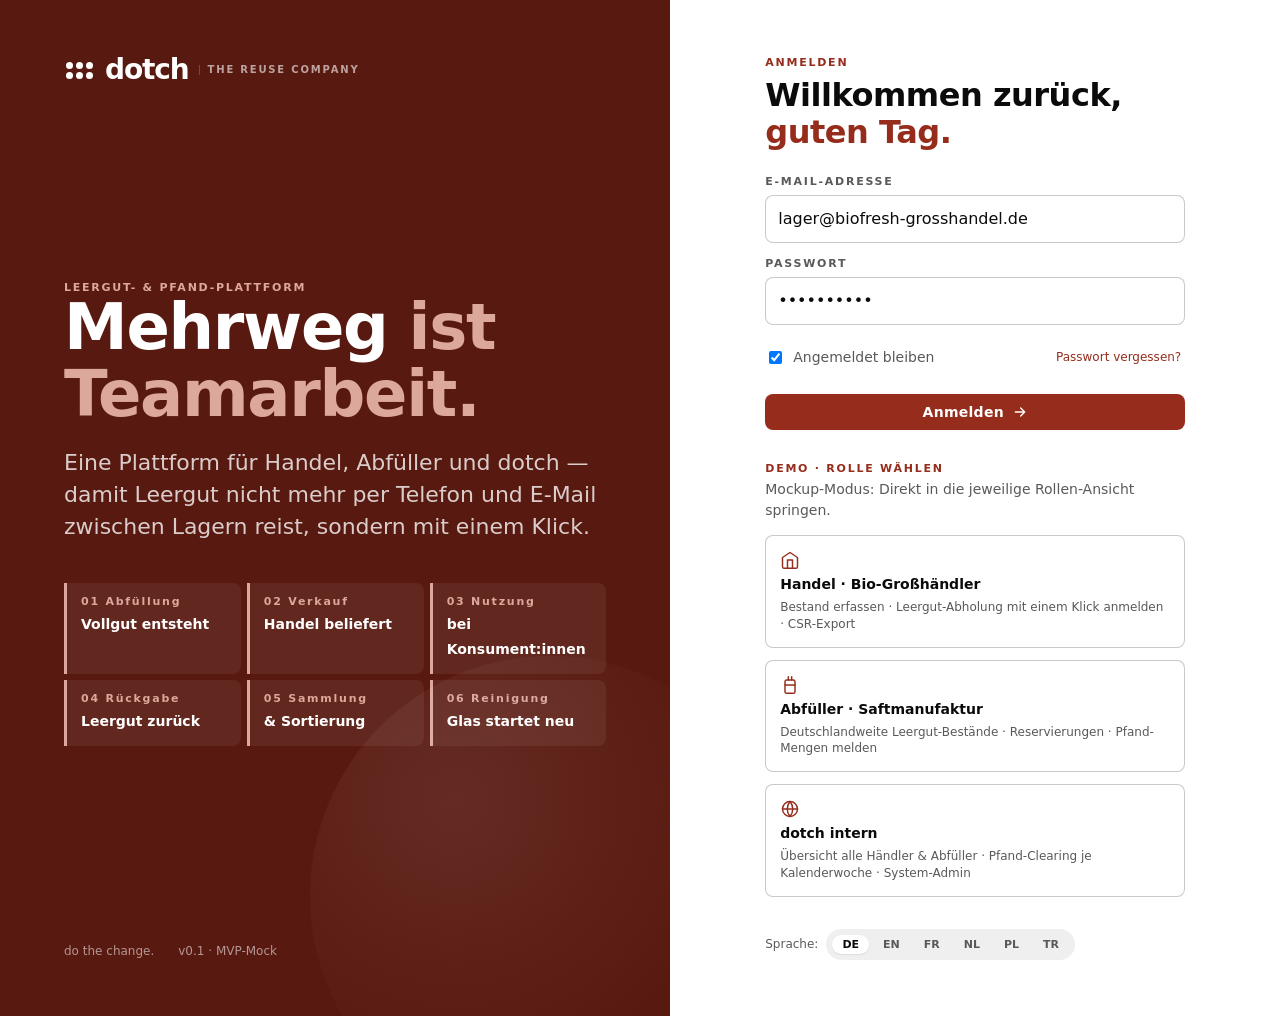
<file: index.html>
<!DOCTYPE html>
<html lang="de">
<head>
<meta charset="utf-8">
<title>dotch · Leergut- & Pfand-Plattform · Anmeldung</title>
<meta name="viewport" content="width=device-width, initial-scale=1">
<link rel="stylesheet" href="assets/tokens.css">
<link rel="stylesheet" href="assets/app.css">
<style>
  .role-grid { grid-template-columns: 1fr; }
  @media (max-width: 640px) {
    .login-shell .visual ul.cycle-list { grid-template-columns: repeat(2, 1fr) !important; }
    .login-shell .visual .lang-pill { flex-wrap: wrap; }
  }
  @media (max-width: 380px) {
    .login-shell .visual ul.cycle-list { grid-template-columns: 1fr !important; }
  }
</style>
</head>
<body>

<div class="login-shell">

  <!-- Linke Seite: Brand -->
  <section class="visual">
    <div>
      <div style="display:flex; align-items:center; gap:10px;">
        <span style="display:grid; grid-template-columns:repeat(3,1fr); gap:3px; padding:2px;">
          <i style="width:7px;height:7px;background:#FFF;border-radius:50%;"></i>
          <i style="width:7px;height:7px;background:#FFF;border-radius:50%;"></i>
          <i style="width:7px;height:7px;background:#FFF;border-radius:50%;"></i>
          <i style="width:7px;height:7px;background:#FFF;border-radius:50%;"></i>
          <i style="width:7px;height:7px;background:#FFF;border-radius:50%;"></i>
          <i style="width:7px;height:7px;background:#FFF;border-radius:50%;"></i>
        </span>
        <span style="font: 600 28px/1 var(--font-display); letter-spacing:-0.04em;">dotch</span>
        <span style="font: 600 10px/1 var(--font-sans); letter-spacing:0.18em; text-transform:uppercase; color: rgba(255,255,255,0.6); padding-left:8px; border-left:1px solid rgba(255,255,255,0.2);">the reuse company</span>
      </div>
    </div>

    <div>
      <span class="eyebrow" style="color: var(--c-red-300);">Leergut- & Pfand-Plattform</span>
      <h1>Mehrweg <em>ist Teamarbeit.</em></h1>
      <p style="color: rgba(255,255,255,0.78); max-width: 42ch; margin-top: 20px; font: var(--t-lede);">
        Eine Plattform für Handel, Abfüller und dotch — damit Leergut nicht mehr per Telefon und E-Mail zwischen Lagern reist, sondern mit einem Klick.
      </p>

      <ul class="cycle-list" style="margin-top: 40px; grid-template-columns: repeat(3, 1fr); gap: 6px;">
        <li style="background: rgba(255,255,255,0.06); border-left-color: var(--c-red-300);">
          <span class="step" style="color: var(--c-red-300);">01 Abfüllung</span>
          <span class="name" style="color: #FFF;">Vollgut entsteht</span>
        </li>
        <li style="background: rgba(255,255,255,0.06); border-left-color: var(--c-red-300);">
          <span class="step" style="color: var(--c-red-300);">02 Verkauf</span>
          <span class="name" style="color: #FFF;">Handel beliefert</span>
        </li>
        <li style="background: rgba(255,255,255,0.06); border-left-color: var(--c-red-300);">
          <span class="step" style="color: var(--c-red-300);">03 Nutzung</span>
          <span class="name" style="color: #FFF;">bei Konsument:innen</span>
        </li>
        <li style="background: rgba(255,255,255,0.06); border-left-color: var(--c-red-300);">
          <span class="step" style="color: var(--c-red-300);">04 Rückgabe</span>
          <span class="name" style="color: #FFF;">Leergut zurück</span>
        </li>
        <li style="background: rgba(255,255,255,0.06); border-left-color: var(--c-red-300);">
          <span class="step" style="color: var(--c-red-300);">05 Sammlung</span>
          <span class="name" style="color: #FFF;">& Sortierung</span>
        </li>
        <li style="background: rgba(255,255,255,0.06); border-left-color: var(--c-red-300);">
          <span class="step" style="color: var(--c-red-300);">06 Reinigung</span>
          <span class="name" style="color: #FFF;">Glas startet neu</span>
        </li>
      </ul>
    </div>

    <div style="display:flex; gap:24px; font: var(--t-caption); color: rgba(255,255,255,0.55);">
      <span>do the change.</span>
      <span>v0.1 · MVP-Mock</span>
    </div>

    <span class="blob"></span>
  </section>

  <!-- Rechte Seite: Login + Rollenwahl -->
  <section class="form-side">
    <div class="form-card">
      <span class="eyebrow">Anmelden</span>
      <h2 style="margin: 8px 0 24px;">Willkommen zurück, <span class="accent">guten Tag.</span></h2>

      <form>
        <div class="field" style="margin-bottom: 14px;">
          <label for="mail">E-Mail-Adresse</label>
          <input type="email" id="mail" value="lager@biofresh-grosshandel.de" />
        </div>
        <div class="field" style="margin-bottom: 14px;">
          <label for="pw">Passwort</label>
          <input type="password" id="pw" value="••••••••••" />
        </div>
        <div class="flex between center-y" style="margin-bottom: 18px;">
          <label style="display:flex; gap:8px; align-items:center; font: var(--t-small); color: var(--c-ink-500);">
            <input type="checkbox" checked> Angemeldet bleiben
          </label>
          <a href="#" class="btn-text" style="font: var(--t-caption);">Passwort vergessen?</a>
        </div>
        <a class="btn btn-primary" href="handel-dashboard.html" style="width:100%; justify-content:center;">
          Anmelden
          <svg class="ic" viewBox="0 0 24 24"><path d="M5 12h14M13 6l6 6-6 6"/></svg>
        </a>
      </form>

      <div style="margin-top: 32px;">
        <span class="eyebrow" style="margin-bottom: 4px;">Demo · Rolle wählen</span>
        <p class="muted" style="font: var(--t-small); margin: 0 0 8px;">
          Mockup-Modus: Direkt in die jeweilige Rollen-Ansicht springen.
        </p>
        <div class="role-grid">
          <a href="handel-dashboard.html" class="role-card">
            <svg class="ic" viewBox="0 0 24 24"><path d="M3 9l9-6 9 6v11a2 2 0 0 1-2 2H5a2 2 0 0 1-2-2z"/><path d="M9 22V12h6v10"/></svg>
            <span class="name">Handel · Bio-Großhändler</span>
            <span class="desc">Bestand erfassen · Leergut-Abholung mit einem Klick anmelden · CSR-Export</span>
          </a>
          <a href="abfueller-dashboard.html" class="role-card">
            <svg class="ic" viewBox="0 0 24 24"><path d="M10 2v4"/><path d="M14 2v4"/><rect x="6" y="6" width="12" height="16" rx="2"/><path d="M6 12h12"/></svg>
            <span class="name">Abfüller · Saftmanufaktur</span>
            <span class="desc">Deutschlandweite Leergut-Bestände · Reservierungen · Pfand-Mengen melden</span>
          </a>
          <a href="dotch-intern.html" class="role-card">
            <svg class="ic" viewBox="0 0 24 24"><circle cx="12" cy="12" r="9"/><path d="M3 12h18"/><path d="M12 3a14 14 0 0 1 0 18a14 14 0 0 1 0-18z"/></svg>
            <span class="name">dotch intern</span>
            <span class="desc">Übersicht alle Händler & Abfüller · Pfand-Clearing je Kalenderwoche · System-Admin</span>
          </a>
        </div>
      </div>

      <div style="margin-top: 32px; display:flex; gap:8px; align-items:center; font: var(--t-caption); color: var(--c-ink-500);">
        <span>Sprache:</span>
        <div class="lang-pill">
          <button class="on">DE</button>
          <button>EN</button>
          <button>FR</button>
          <button>NL</button>
          <button>PL</button>
          <button>TR</button>
        </div>
      </div>
    </div>
  </section>

</div>

</body>
</html>
</file>
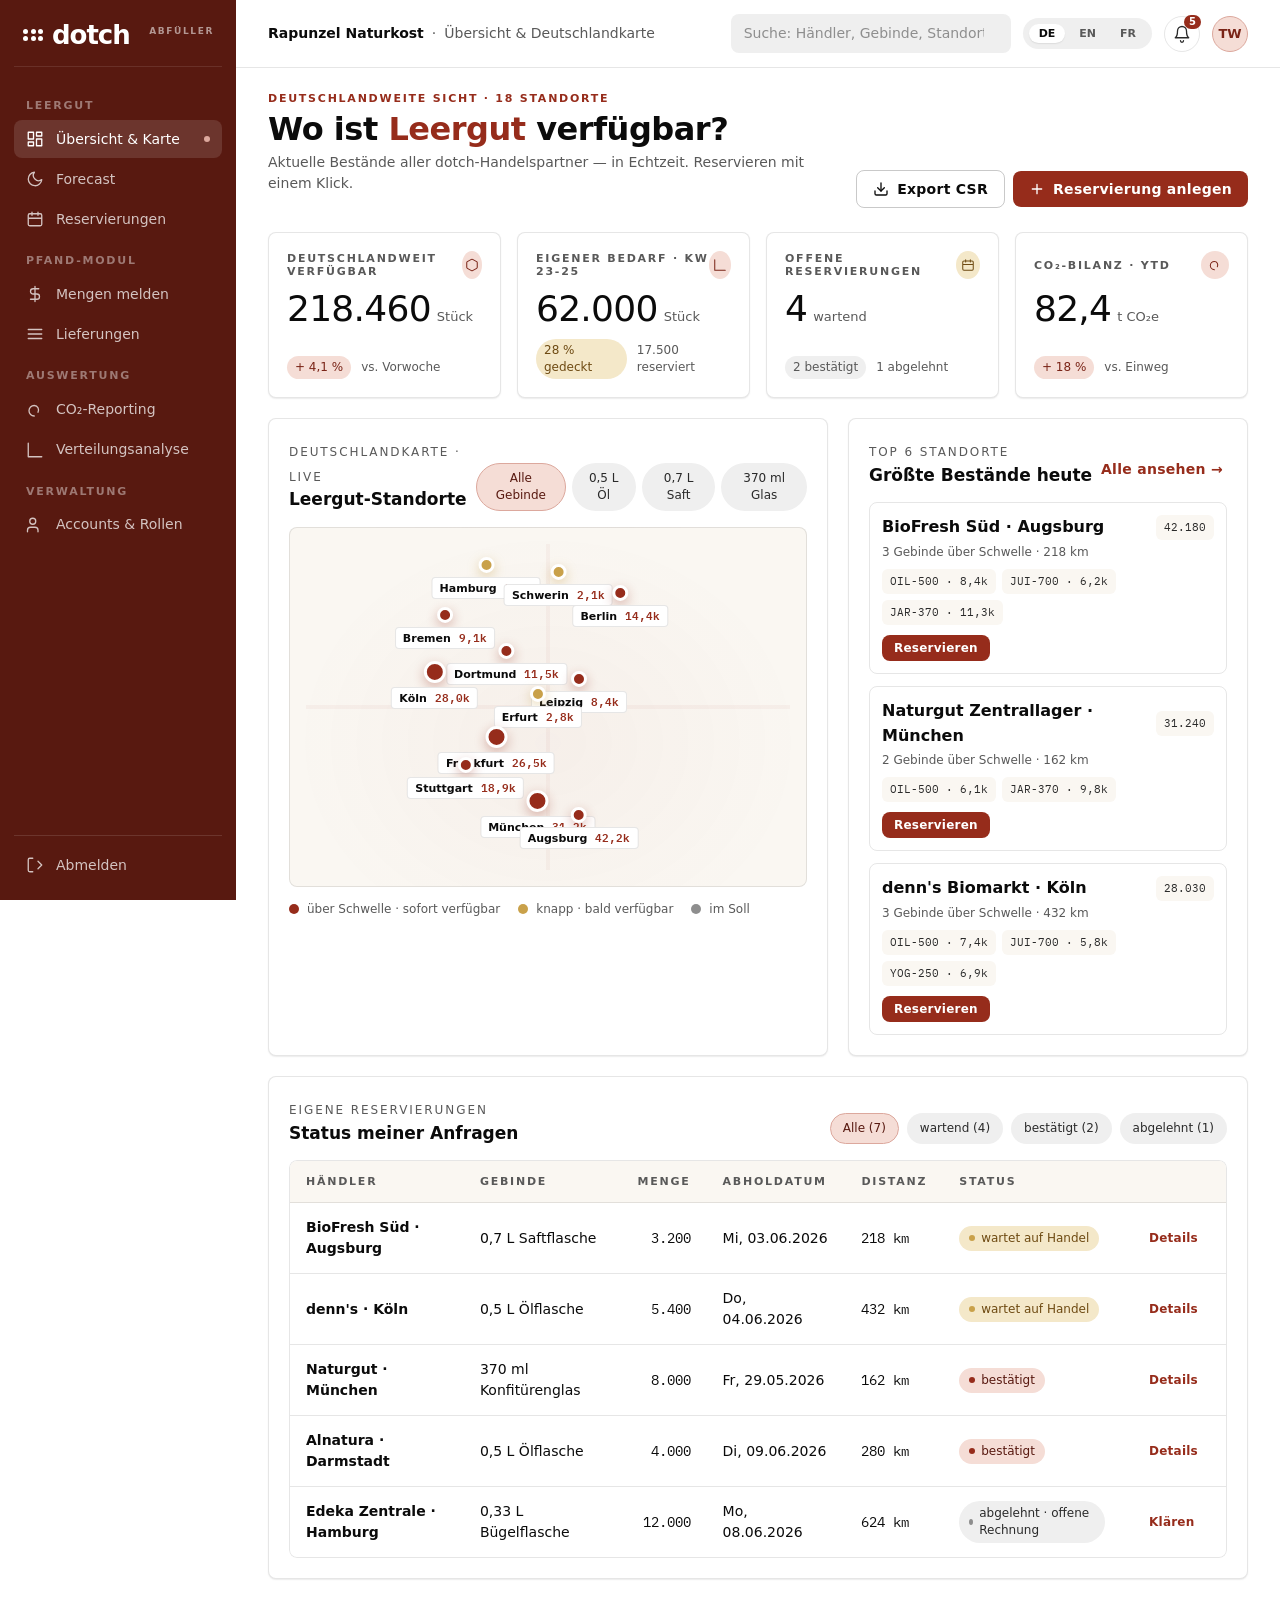
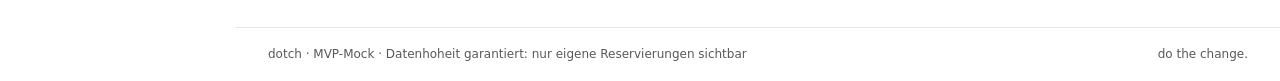
<file: abfueller-dashboard.html>
<!DOCTYPE html>
<html lang="de">
<head>
<meta charset="utf-8">
<title>dotch · Abfüller · Übersicht</title>
<meta name="viewport" content="width=device-width, initial-scale=1">
<link rel="stylesheet" href="assets/tokens.css">
<link rel="stylesheet" href="assets/app.css">
<script defer src="assets/app.js"></script>
<style>
  /* Pseudo-Karte mit Standort-Punkten (CSS only) */
  .map {
    position: relative;
    width: 100%;
    height: 360px;
    background:
      radial-gradient(ellipse at 50% 60%, rgba(150,44,27,0.04), transparent 70%),
      var(--c-paper-warm);
    border: 1px solid var(--c-line);
    border-radius: var(--r-md);
    overflow: hidden;
  }
  .map .silhouette {
    position: absolute; inset: 16px;
    background-image:
      linear-gradient(transparent 49.5%, rgba(150,44,27,0.07) 49.5% 50.5%, transparent 50.5%),
      linear-gradient(90deg, transparent 49.5%, rgba(150,44,27,0.07) 49.5% 50.5%, transparent 50.5%);
    opacity: 0.6;
  }
  .pin {
    position: absolute; transform: translate(-50%, -50%);
    display: flex; flex-direction: column; align-items: center; gap: 4px;
    cursor: pointer;
  }
  .pin .dot {
    width: 16px; height: 16px; border-radius: 50%;
    background: var(--c-red-600); border: 3px solid #FFF;
    box-shadow: 0 4px 12px rgba(150,44,27,0.32);
  }
  .pin.warn .dot { background: var(--c-sand-500); box-shadow: 0 4px 12px rgba(201,161,74,0.4); }
  .pin.large .dot { width: 22px; height: 22px; }
  .pin .lbl {
    font: 600 11px/1.1 var(--font-sans); color: var(--c-ink-900);
    background: #FFF; padding: 3px 7px; border-radius: var(--r-sm);
    border: 1px solid var(--c-line); white-space: nowrap;
  }
  .pin .lbl .v { font-family: var(--font-mono); color: var(--c-red-600); margin-left: 4px; }

  @media (max-width: 640px) {
    .map { height: 280px; }
    .pin .lbl { font-size: 10px; padding: 2px 5px; }
    .pin .dot { width: 12px; height: 12px; border-width: 2px; }
    .pin.large .dot { width: 16px; height: 16px; }
  }
</style>
</head>
<body>
<div class="app">

  <aside class="sidebar">
    <div class="brand">
      <span class="word"><span class="cluster"><i></i><i></i><i></i><i></i><i></i><i></i></span>dotch</span>
      <span class="tag">abfüller</span>
    </div>
    <nav>
      <span class="nav-section">Leergut</span>
      <a href="abfueller-dashboard.html" class="nav-item active">
        <svg class="ic" viewBox="0 0 24 24"><rect x="3" y="3" width="7" height="9"/><rect x="14" y="3" width="7" height="5"/><rect x="14" y="12" width="7" height="9"/><rect x="3" y="16" width="7" height="5"/></svg>
        Übersicht & Karte
      </a>
      <a href="#" class="nav-item">
        <svg class="ic" viewBox="0 0 24 24"><path d="M21 12.79A9 9 0 1 1 11.21 3 7 7 0 0 0 21 12.79z"/></svg>
        Forecast
      </a>
      <a href="#" class="nav-item">
        <svg class="ic" viewBox="0 0 24 24"><path d="M8 7V3M16 7V3M3 11h18M5 5h14a2 2 0 0 1 2 2v12a2 2 0 0 1-2 2H5a2 2 0 0 1-2-2V7a2 2 0 0 1 2-2z"/></svg>
        Reservierungen
      </a>

      <span class="nav-section">Pfand-Modul</span>
      <a href="abfueller-pfand.html" class="nav-item">
        <svg class="ic" viewBox="0 0 24 24"><path d="M12 2v20M17 5H9.5a3.5 3.5 0 0 0 0 7h5a3.5 3.5 0 0 1 0 7H6"/></svg>
        Mengen melden
      </a>
      <a href="#" class="nav-item">
        <svg class="ic" viewBox="0 0 24 24"><path d="M3 6h18M3 12h18M3 18h18"/></svg>
        Lieferungen
      </a>

      <span class="nav-section">Auswertung</span>
      <a href="abfueller-reporting.html" class="nav-item">
        <svg class="ic" viewBox="0 0 24 24"><path d="M11 20A7 7 0 0 1 4 13a7 7 0 0 1 7-7c2 0 4 1 5 3 1 2 1 4 0 6"/></svg>
        CO₂-Reporting
      </a>
      <a href="#" class="nav-item">
        <svg class="ic" viewBox="0 0 24 24"><path d="M3 3v18h18"/></svg>
        Verteilungsanalyse
      </a>

      <span class="nav-section">Verwaltung</span>
      <a href="admin-accounts.html" class="nav-item">
        <svg class="ic" viewBox="0 0 24 24"><circle cx="9" cy="7" r="4"/><path d="M16 21v-2a4 4 0 0 0-4-4H6a4 4 0 0 0-4 4v2"/></svg>
        Accounts & Rollen
      </a>
    </nav>
    <div class="bottom">
      <a href="index.html" class="nav-item">
        <svg class="ic" viewBox="0 0 24 24"><path d="M9 21H5a2 2 0 0 1-2-2V5a2 2 0 0 1 2-2h4"/><polyline points="16 17 21 12 16 7"/></svg>
        Abmelden
      </a>
    </div>
  </aside>

  <main class="main">

    <div class="topbar">
      <div class="crumbs">
        <strong>Rapunzel Naturkost</strong>
        <span>·</span>
        <span>Übersicht & Deutschlandkarte</span>
      </div>
      <div class="actions">
        <input class="search" type="search" placeholder="Suche: Händler, Gebinde, Standort…" />
        <div class="lang-pill"><button class="on">DE</button><button>EN</button><button>FR</button></div>
        <button class="icon-btn">
          <svg class="ic" viewBox="0 0 24 24"><path d="M6 8a6 6 0 0 1 12 0c0 7 3 9 3 9H3s3-2 3-9"/><path d="M10 21a2 2 0 0 0 4 0"/></svg>
          <span class="badge">5</span>
        </button>
        <span class="avatar">TW</span>
      </div>
    </div>

    <div class="content">

      <div class="page-head">
        <div>
          <span class="eyebrow">Deutschlandweite Sicht · 18 Standorte</span>
          <h1>Wo ist <span class="accent">Leergut</span> verfügbar?</h1>
          <p class="sub">Aktuelle Bestände aller dotch-Handelspartner — in Echtzeit. Reservieren mit einem Klick.</p>
        </div>
        <div class="right">
          <button class="btn btn-ghost">
            <svg class="ic" viewBox="0 0 24 24"><path d="M21 15v4a2 2 0 0 1-2 2H5a2 2 0 0 1-2-2v-4"/><polyline points="7 10 12 15 17 10"/><line x1="12" y1="15" x2="12" y2="3"/></svg>
            Export CSR
          </button>
          <button class="btn btn-primary">
            <svg class="ic" viewBox="0 0 24 24"><path d="M12 5v14M5 12h14"/></svg>
            Reservierung anlegen
          </button>
        </div>
      </div>

      <!-- KPIs -->
      <div class="kpi-grid">
        <article class="kpi">
          <div class="head"><span class="label">Deutschlandweit verfügbar</span>
            <span class="iconwrap"><svg class="ic" viewBox="0 0 24 24" style="width:14px;height:14px;"><path d="M21 16V8a2 2 0 0 0-1-1.73l-7-4a2 2 0 0 0-2 0l-7 4A2 2 0 0 0 3 8v8a2 2 0 0 0 1 1.73l7 4a2 2 0 0 0 2 0l7-4A2 2 0 0 0 21 16z"/></svg></span>
          </div>
          <div class="num"><span class="v">218.460</span><span class="u">Stück</span></div>
          <div class="foot"><span class="delta">+ 4,1 %</span><span>vs. Vorwoche</span></div>
        </article>
        <article class="kpi">
          <div class="head"><span class="label">Eigener Bedarf · KW 23-25</span>
            <span class="iconwrap"><svg class="ic" viewBox="0 0 24 24" style="width:14px;height:14px;"><path d="M3 3v18h18"/></svg></span>
          </div>
          <div class="num"><span class="v">62.000</span><span class="u">Stück</span></div>
          <div class="foot"><span class="delta sand">28 % gedeckt</span><span>17.500 reserviert</span></div>
        </article>
        <article class="kpi">
          <div class="head"><span class="label">Offene Reservierungen</span>
            <span class="iconwrap sand"><svg class="ic" viewBox="0 0 24 24" style="width:14px;height:14px;"><path d="M8 7V3M16 7V3M3 11h18M5 5h14a2 2 0 0 1 2 2v12a2 2 0 0 1-2 2H5a2 2 0 0 1-2-2V7a2 2 0 0 1 2-2z"/></svg></span>
          </div>
          <div class="num"><span class="v">4</span><span class="u">wartend</span></div>
          <div class="foot"><span class="delta mute">2 bestätigt</span><span>1 abgelehnt</span></div>
        </article>
        <article class="kpi">
          <div class="head"><span class="label">CO₂-Bilanz · YTD</span>
            <span class="iconwrap"><svg class="ic" viewBox="0 0 24 24" style="width:14px;height:14px;"><path d="M11 20A7 7 0 0 1 4 13a7 7 0 0 1 7-7c2 0 4 1 5 3 1 2 1 4 0 6"/></svg></span>
          </div>
          <div class="num"><span class="v">82,4</span><span class="u">t CO₂e</span></div>
          <div class="foot"><span class="delta">+ 18 %</span><span>vs. Einweg</span></div>
        </article>
      </div>

      <!-- Karte + Liste -->
      <div class="two-col">

        <section class="card">
          <div class="card-head">
            <div>
              <span class="meta">Deutschlandkarte · Live</span>
              <h3>Leergut-Standorte</h3>
            </div>
            <div style="display:flex; gap:6px;">
              <button class="chip on">Alle Gebinde</button>
              <button class="chip">0,5 L Öl</button>
              <button class="chip">0,7 L Saft</button>
              <button class="chip">370 ml Glas</button>
            </div>
          </div>

          <div class="map">
            <div class="silhouette"></div>
            <!-- Norden -->
            <div class="pin warn" style="top: 14%; left: 38%;">
              <span class="dot"></span>
              <span class="lbl">Hamburg <span class="v">3,2k</span></span>
            </div>
            <div class="pin warn" style="top: 16%; left: 52%;">
              <span class="dot"></span>
              <span class="lbl">Schwerin <span class="v">2,1k</span></span>
            </div>
            <div class="pin" style="top: 22%; left: 64%;">
              <span class="dot"></span>
              <span class="lbl">Berlin <span class="v">14,4k</span></span>
            </div>
            <div class="pin" style="top: 28%; left: 30%;">
              <span class="dot"></span>
              <span class="lbl">Bremen <span class="v">9,1k</span></span>
            </div>

            <!-- Mitte -->
            <div class="pin" style="top: 38%; left: 42%;">
              <span class="dot"></span>
              <span class="lbl">Dortmund <span class="v">11,5k</span></span>
            </div>
            <div class="pin large" style="top: 44%; left: 28%;">
              <span class="dot"></span>
              <span class="lbl">Köln <span class="v">28,0k</span></span>
            </div>
            <div class="pin" style="top: 46%; left: 56%;">
              <span class="dot"></span>
              <span class="lbl">Leipzig <span class="v">8,4k</span></span>
            </div>
            <div class="pin warn" style="top: 50%; left: 48%;">
              <span class="dot"></span>
              <span class="lbl">Erfurt <span class="v">2,8k</span></span>
            </div>

            <!-- Süden -->
            <div class="pin large" style="top: 62%; left: 40%;">
              <span class="dot"></span>
              <span class="lbl">Frankfurt <span class="v">26,5k</span></span>
            </div>
            <div class="pin" style="top: 70%; left: 34%;">
              <span class="dot"></span>
              <span class="lbl">Stuttgart <span class="v">18,9k</span></span>
            </div>
            <div class="pin large" style="top: 80%; left: 48%;">
              <span class="dot"></span>
              <span class="lbl">München <span class="v">31,2k</span></span>
            </div>
            <div class="pin" style="top: 84%; left: 56%;">
              <span class="dot"></span>
              <span class="lbl">Augsburg <span class="v">42,2k</span></span>
            </div>
          </div>

          <div style="display:flex; gap:18px; margin-top: 14px; font: var(--t-caption); color: var(--c-ink-500);">
            <span class="flex gap-2 center-y"><span style="width:10px;height:10px;border-radius:50%;background: var(--c-red-600);"></span>über Schwelle · sofort verfügbar</span>
            <span class="flex gap-2 center-y"><span style="width:10px;height:10px;border-radius:50%;background: var(--c-sand-500);"></span>knapp · bald verfügbar</span>
            <span class="flex gap-2 center-y"><span style="width:10px;height:10px;border-radius:50%;background: var(--c-ink-300);"></span>im Soll</span>
          </div>
        </section>

        <section class="card">
          <div class="card-head">
            <div>
              <span class="meta">Top 6 Standorte</span>
              <h3>Größte Bestände heute</h3>
            </div>
            <a class="btn-text btn" href="#">Alle ansehen →</a>
          </div>
          <div style="display:flex; flex-direction:column; gap: 12px;">

            <article style="padding: 12px; border:1px solid var(--c-line); border-radius: var(--r-md);">
              <div class="flex between center-y">
                <strong>BioFresh Süd · Augsburg</strong>
                <span class="tag-mono">42.180</span>
              </div>
              <div class="muted" style="font: var(--t-caption); margin: 4px 0 8px;">3 Gebinde über Schwelle · 218 km</div>
              <div style="display:flex; gap:6px; flex-wrap:wrap;">
                <span class="tag-mono">OIL-500 · 8,4k</span>
                <span class="tag-mono">JUI-700 · 6,2k</span>
                <span class="tag-mono">JAR-370 · 11,3k</span>
              </div>
              <a class="btn btn-primary btn-sm" href="#" style="margin-top: 10px;">Reservieren</a>
            </article>

            <article style="padding: 12px; border:1px solid var(--c-line); border-radius: var(--r-md);">
              <div class="flex between center-y">
                <strong>Naturgut Zentrallager · München</strong>
                <span class="tag-mono">31.240</span>
              </div>
              <div class="muted" style="font: var(--t-caption); margin: 4px 0 8px;">2 Gebinde über Schwelle · 162 km</div>
              <div style="display:flex; gap:6px; flex-wrap:wrap;">
                <span class="tag-mono">OIL-500 · 6,1k</span>
                <span class="tag-mono">JAR-370 · 9,8k</span>
              </div>
              <a class="btn btn-primary btn-sm" href="#" style="margin-top: 10px;">Reservieren</a>
            </article>

            <article style="padding: 12px; border:1px solid var(--c-line); border-radius: var(--r-md);">
              <div class="flex between center-y">
                <strong>denn's Biomarkt · Köln</strong>
                <span class="tag-mono">28.030</span>
              </div>
              <div class="muted" style="font: var(--t-caption); margin: 4px 0 8px;">3 Gebinde über Schwelle · 432 km</div>
              <div style="display:flex; gap:6px; flex-wrap:wrap;">
                <span class="tag-mono">OIL-500 · 7,4k</span>
                <span class="tag-mono">JUI-700 · 5,8k</span>
                <span class="tag-mono">YOG-250 · 6,9k</span>
              </div>
              <a class="btn btn-primary btn-sm" href="#" style="margin-top: 10px;">Reservieren</a>
            </article>

          </div>
        </section>

      </div>

      <!-- Reservierungen Tabelle -->
      <section class="card">
        <div class="card-head">
          <div>
            <span class="meta">Eigene Reservierungen</span>
            <h3>Status meiner Anfragen</h3>
          </div>
          <div style="display:flex; gap:8px;">
            <button class="chip on">Alle (7)</button>
            <button class="chip">wartend (4)</button>
            <button class="chip">bestätigt (2)</button>
            <button class="chip">abgelehnt (1)</button>
          </div>
        </div>
        <table class="data">
          <thead>
            <tr>
              <th>Händler</th>
              <th>Gebinde</th>
              <th class="num">Menge</th>
              <th>Abholdatum</th>
              <th>Distanz</th>
              <th>Status</th>
              <th></th>
            </tr>
          </thead>
          <tbody>
            <tr>
              <td><strong>BioFresh Süd · Augsburg</strong></td>
              <td>0,7 L Saftflasche</td>
              <td class="num">3.200</td>
              <td>Mi, 03.06.2026</td>
              <td class="mono">218 km</td>
              <td><span class="badge warn"><span class="dot"></span>wartet auf Handel</span></td>
              <td><a class="btn-text btn btn-sm" href="#">Details</a></td>
            </tr>
            <tr>
              <td><strong>denn's · Köln</strong></td>
              <td>0,5 L Ölflasche</td>
              <td class="num">5.400</td>
              <td>Do, 04.06.2026</td>
              <td class="mono">432 km</td>
              <td><span class="badge warn"><span class="dot"></span>wartet auf Handel</span></td>
              <td><a class="btn-text btn btn-sm" href="#">Details</a></td>
            </tr>
            <tr>
              <td><strong>Naturgut · München</strong></td>
              <td>370 ml Konfitürenglas</td>
              <td class="num">8.000</td>
              <td>Fr, 29.05.2026</td>
              <td class="mono">162 km</td>
              <td><span class="badge ok"><span class="dot"></span>bestätigt</span></td>
              <td><a class="btn-text btn btn-sm" href="#">Details</a></td>
            </tr>
            <tr>
              <td><strong>Alnatura · Darmstadt</strong></td>
              <td>0,5 L Ölflasche</td>
              <td class="num">4.000</td>
              <td>Di, 09.06.2026</td>
              <td class="mono">280 km</td>
              <td><span class="badge ok"><span class="dot"></span>bestätigt</span></td>
              <td><a class="btn-text btn btn-sm" href="#">Details</a></td>
            </tr>
            <tr>
              <td><strong>Edeka Zentrale · Hamburg</strong></td>
              <td>0,33 L Bügelflasche</td>
              <td class="num">12.000</td>
              <td>Mo, 08.06.2026</td>
              <td class="mono">624 km</td>
              <td><span class="badge mute"><span class="dot"></span>abgelehnt · offene Rechnung</span></td>
              <td><a class="btn-text btn btn-sm" href="#">Klären</a></td>
            </tr>
          </tbody>
        </table>
      </section>

    </div>

    <footer class="footer-thin">
      <span>dotch · MVP-Mock · Datenhoheit garantiert: nur eigene Reservierungen sichtbar</span>
      <span>do the change.</span>
    </footer>
  </main>
</div>
</body>
</html>
</file>
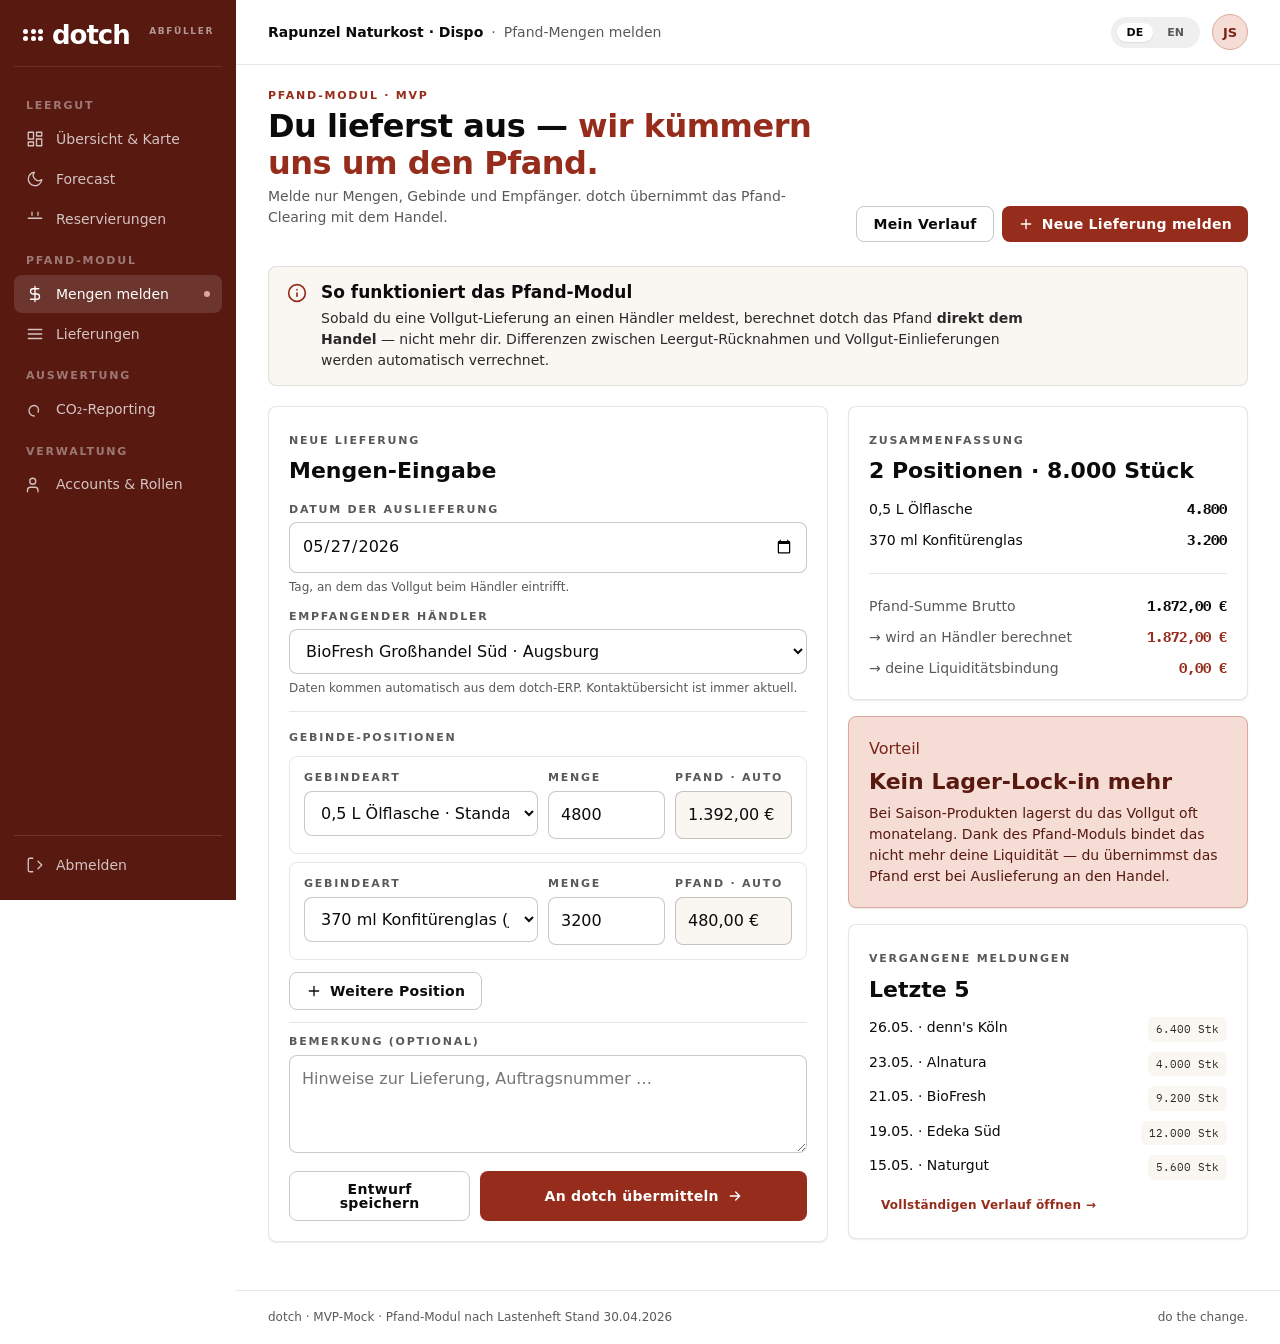
<file: abfueller-pfand.html>
<!DOCTYPE html>
<html lang="de">
<head>
<meta charset="utf-8">
<title>dotch · Abfüller · Pfand-Mengen melden</title>
<meta name="viewport" content="width=device-width, initial-scale=1">
<link rel="stylesheet" href="assets/tokens.css">
<link rel="stylesheet" href="assets/app.css">
<script defer src="assets/app.js"></script>
<style>
  .pfand-pos {
    display: grid;
    grid-template-columns: 2fr 1fr 1fr;
    gap: 10px;
    padding: 14px;
    border: 1px solid var(--c-line);
    border-radius: var(--r-md);
    margin: 8px 0;
  }
  @media (max-width: 640px) {
    .pfand-pos { grid-template-columns: 1fr; }
  }
</style>
</head>
<body>
<div class="app">

  <aside class="sidebar">
    <div class="brand">
      <span class="word"><span class="cluster"><i></i><i></i><i></i><i></i><i></i><i></i></span>dotch</span>
      <span class="tag">abfüller</span>
    </div>
    <nav>
      <span class="nav-section">Leergut</span>
      <a href="abfueller-dashboard.html" class="nav-item">
        <svg class="ic" viewBox="0 0 24 24"><rect x="3" y="3" width="7" height="9"/><rect x="14" y="3" width="7" height="5"/><rect x="14" y="12" width="7" height="9"/><rect x="3" y="16" width="7" height="5"/></svg>
        Übersicht & Karte
      </a>
      <a href="#" class="nav-item">
        <svg class="ic" viewBox="0 0 24 24"><path d="M21 12.79A9 9 0 1 1 11.21 3 7 7 0 0 0 21 12.79z"/></svg>
        Forecast
      </a>
      <a href="#" class="nav-item">
        <svg class="ic" viewBox="0 0 24 24"><path d="M8 7V3M16 7V3M3 11h18"/></svg>
        Reservierungen
      </a>

      <span class="nav-section">Pfand-Modul</span>
      <a href="abfueller-pfand.html" class="nav-item active">
        <svg class="ic" viewBox="0 0 24 24"><path d="M12 2v20M17 5H9.5a3.5 3.5 0 0 0 0 7h5a3.5 3.5 0 0 1 0 7H6"/></svg>
        Mengen melden
      </a>
      <a href="#" class="nav-item">
        <svg class="ic" viewBox="0 0 24 24"><path d="M3 6h18M3 12h18M3 18h18"/></svg>
        Lieferungen
      </a>

      <span class="nav-section">Auswertung</span>
      <a href="abfueller-reporting.html" class="nav-item">
        <svg class="ic" viewBox="0 0 24 24"><path d="M11 20A7 7 0 0 1 4 13a7 7 0 0 1 7-7c2 0 4 1 5 3 1 2 1 4 0 6"/></svg>
        CO₂-Reporting
      </a>

      <span class="nav-section">Verwaltung</span>
      <a href="admin-accounts.html" class="nav-item">
        <svg class="ic" viewBox="0 0 24 24"><circle cx="9" cy="7" r="4"/><path d="M16 21v-2a4 4 0 0 0-4-4H6a4 4 0 0 0-4 4v2"/></svg>
        Accounts & Rollen
      </a>
    </nav>
    <div class="bottom">
      <a href="index.html" class="nav-item">
        <svg class="ic" viewBox="0 0 24 24"><path d="M9 21H5a2 2 0 0 1-2-2V5a2 2 0 0 1 2-2h4"/><polyline points="16 17 21 12 16 7"/></svg>
        Abmelden
      </a>
    </div>
  </aside>

  <main class="main">

    <div class="topbar">
      <div class="crumbs">
        <strong>Rapunzel Naturkost · Dispo</strong>
        <span>·</span>
        <span>Pfand-Mengen melden</span>
      </div>
      <div class="actions">
        <div class="lang-pill"><button class="on">DE</button><button>EN</button></div>
        <span class="avatar">JS</span>
      </div>
    </div>

    <div class="content">

      <div class="page-head">
        <div>
          <span class="eyebrow">Pfand-Modul · MVP</span>
          <h1>Du lieferst aus — <span class="accent">wir kümmern uns um den Pfand.</span></h1>
          <p class="sub">Melde nur Mengen, Gebinde und Empfänger. dotch übernimmt das Pfand-Clearing mit dem Handel.</p>
        </div>
        <div class="right">
          <a class="btn btn-ghost" href="#">Mein Verlauf</a>
          <button class="btn btn-primary">
            <svg class="ic" viewBox="0 0 24 24"><path d="M12 5v14M5 12h14"/></svg>
            Neue Lieferung melden
          </button>
        </div>
      </div>

      <!-- Info-Banner -->
      <div class="banner" style="background: var(--c-paper-warm); border-color: var(--c-line); color: var(--c-ink-700);">
        <svg class="ic" viewBox="0 0 24 24" style="color: var(--c-red-600);"><circle cx="12" cy="12" r="10"/><path d="M12 16v-4M12 8h.01"/></svg>
        <div>
          <h4 style="color: var(--c-ink-900);">So funktioniert das Pfand-Modul</h4>
          <p style="color: var(--c-ink-700);">
            Sobald du eine Vollgut-Lieferung an einen Händler meldest, berechnet dotch das Pfand <strong>direkt dem Handel</strong> — nicht mehr dir. Differenzen zwischen Leergut-Rücknahmen und Vollgut-Einlieferungen werden automatisch verrechnet.
          </p>
        </div>
      </div>

      <div class="two-col">

        <!-- Formular -->
        <section class="card">
          <span class="meta" style="font: var(--t-eyebrow); letter-spacing: var(--ls-eyebrow); text-transform:uppercase; color: var(--c-ink-500);">Neue Lieferung</span>
          <h3 style="margin: 6px 0 18px;">Mengen-Eingabe</h3>

          <div class="field" style="margin-bottom: 14px;">
            <label>Datum der Auslieferung</label>
            <input type="date" value="2026-05-27">
            <span class="field-help">Tag, an dem das Vollgut beim Händler eintrifft.</span>
          </div>

          <div class="field" style="margin-bottom: 14px;">
            <label>Empfangender Händler</label>
            <select>
              <option>BioFresh Großhandel Süd · Augsburg</option>
              <option>denn's Biomarkt Zentrale · Köln</option>
              <option>Alnatura Zentrallager · Darmstadt</option>
              <option>Naturgut · München</option>
              <option>Edeka Zentrale Süd · Augsburg</option>
              <option>Rewe Group · Köln</option>
            </select>
            <span class="field-help">Daten kommen automatisch aus dem dotch-ERP. Kontaktübersicht ist immer aktuell.</span>
          </div>

          <hr>

          <span class="meta" style="font: var(--t-eyebrow); letter-spacing: var(--ls-eyebrow); text-transform:uppercase; color: var(--c-ink-500);">Gebinde-Positionen</span>

          <article class="pfand-pos">
            <div class="field">
              <label>Gebindeart</label>
              <select>
                <option>0,5 L Ölflasche · Standard (OIL-500)</option>
                <option>0,7 L Saftflasche Bio (JUI-700)</option>
                <option>370 ml Konfitürenglas (JAR-370)</option>
                <option>250 ml Joghurtglas MMP (YOG-250)</option>
              </select>
            </div>
            <div class="field">
              <label>Menge</label>
              <input type="number" value="4800">
            </div>
            <div class="field">
              <label>Pfand · auto</label>
              <input type="text" value="1.392,00 €" readonly style="background: var(--c-paper-warm);">
            </div>
          </article>

          <article class="pfand-pos">
            <div class="field">
              <label>Gebindeart</label>
              <select>
                <option>370 ml Konfitürenglas (JAR-370)</option>
                <option>0,5 L Ölflasche · Standard (OIL-500)</option>
              </select>
            </div>
            <div class="field">
              <label>Menge</label>
              <input type="number" value="3200">
            </div>
            <div class="field">
              <label>Pfand · auto</label>
              <input type="text" value="480,00 €" readonly style="background: var(--c-paper-warm);">
            </div>
          </article>

          <button class="btn btn-ghost" style="margin-top: 4px;">
            <svg class="ic" viewBox="0 0 24 24"><path d="M12 5v14M5 12h14"/></svg>
            Weitere Position
          </button>

          <hr>

          <div class="field">
            <label>Bemerkung (optional)</label>
            <textarea rows="3" placeholder="Hinweise zur Lieferung, Auftragsnummer …"></textarea>
          </div>

          <div style="display:flex; gap:10px; margin-top: 18px;">
            <button class="btn btn-ghost" style="flex:1; justify-content:center;">Entwurf speichern</button>
            <button class="btn btn-primary" style="flex:2; justify-content:center;">
              An dotch übermitteln
              <svg class="ic" viewBox="0 0 24 24"><path d="M5 12h14M13 6l6 6-6 6"/></svg>
            </button>
          </div>
        </section>

        <!-- Summary + Help -->
        <aside style="display:flex; flex-direction:column; gap:16px;">

          <section class="card">
            <span class="meta" style="font: var(--t-eyebrow); letter-spacing: var(--ls-eyebrow); text-transform:uppercase; color: var(--c-ink-500);">Zusammenfassung</span>
            <h3 style="margin: 6px 0 14px;">2 Positionen · 8.000 Stück</h3>
            <div style="display:flex; flex-direction:column; gap:10px; font: var(--t-small);">
              <div class="flex between"><span>0,5 L Ölflasche</span><strong class="mono">4.800</strong></div>
              <div class="flex between"><span>370 ml Konfitürenglas</span><strong class="mono">3.200</strong></div>
              <hr>
              <div class="flex between"><span class="muted">Pfand-Summe Brutto</span><strong class="mono">1.872,00 €</strong></div>
              <div class="flex between"><span class="muted">→ wird an Händler berechnet</span><strong class="mono" style="color: var(--c-red-600);">1.872,00 €</strong></div>
              <div class="flex between"><span class="muted">→ deine Liquiditätsbindung</span><strong class="mono" style="color: var(--c-red-600);">0,00 €</strong></div>
            </div>
          </section>

          <section class="card" style="background: var(--c-red-100); border-color: var(--c-red-300);">
            <span class="meta" style="color: var(--c-red-700);">Vorteil</span>
            <h3 style="margin: 6px 0 8px; color: var(--c-red-800);">Kein Lager-Lock-in mehr</h3>
            <p style="font: var(--t-small); color: var(--c-red-800); margin: 0;">
              Bei Saison-Produkten lagerst du das Vollgut oft monatelang. Dank des Pfand-Moduls bindet das nicht mehr deine Liquidität — du übernimmst das Pfand erst bei Auslieferung an den Handel.
            </p>
          </section>

          <section class="card">
            <span class="meta" style="font: var(--t-eyebrow); letter-spacing: var(--ls-eyebrow); text-transform:uppercase; color: var(--c-ink-500);">Vergangene Meldungen</span>
            <h3 style="margin: 6px 0 14px;">Letzte 5</h3>
            <div style="display:flex; flex-direction:column; gap: 10px; font: var(--t-small);">
              <div class="flex between"><span>26.05. · denn's Köln</span><span class="tag-mono">6.400 Stk</span></div>
              <div class="flex between"><span>23.05. · Alnatura</span><span class="tag-mono">4.000 Stk</span></div>
              <div class="flex between"><span>21.05. · BioFresh</span><span class="tag-mono">9.200 Stk</span></div>
              <div class="flex between"><span>19.05. · Edeka Süd</span><span class="tag-mono">12.000 Stk</span></div>
              <div class="flex between"><span>15.05. · Naturgut</span><span class="tag-mono">5.600 Stk</span></div>
            </div>
            <a class="btn-text btn btn-sm" href="#" style="margin-top: 12px;">Vollständigen Verlauf öffnen →</a>
          </section>

        </aside>
      </div>

    </div>

    <footer class="footer-thin">
      <span>dotch · MVP-Mock · Pfand-Modul nach Lastenheft Stand 30.04.2026</span>
      <span>do the change.</span>
    </footer>
  </main>
</div>
</body>
</html>
</file>
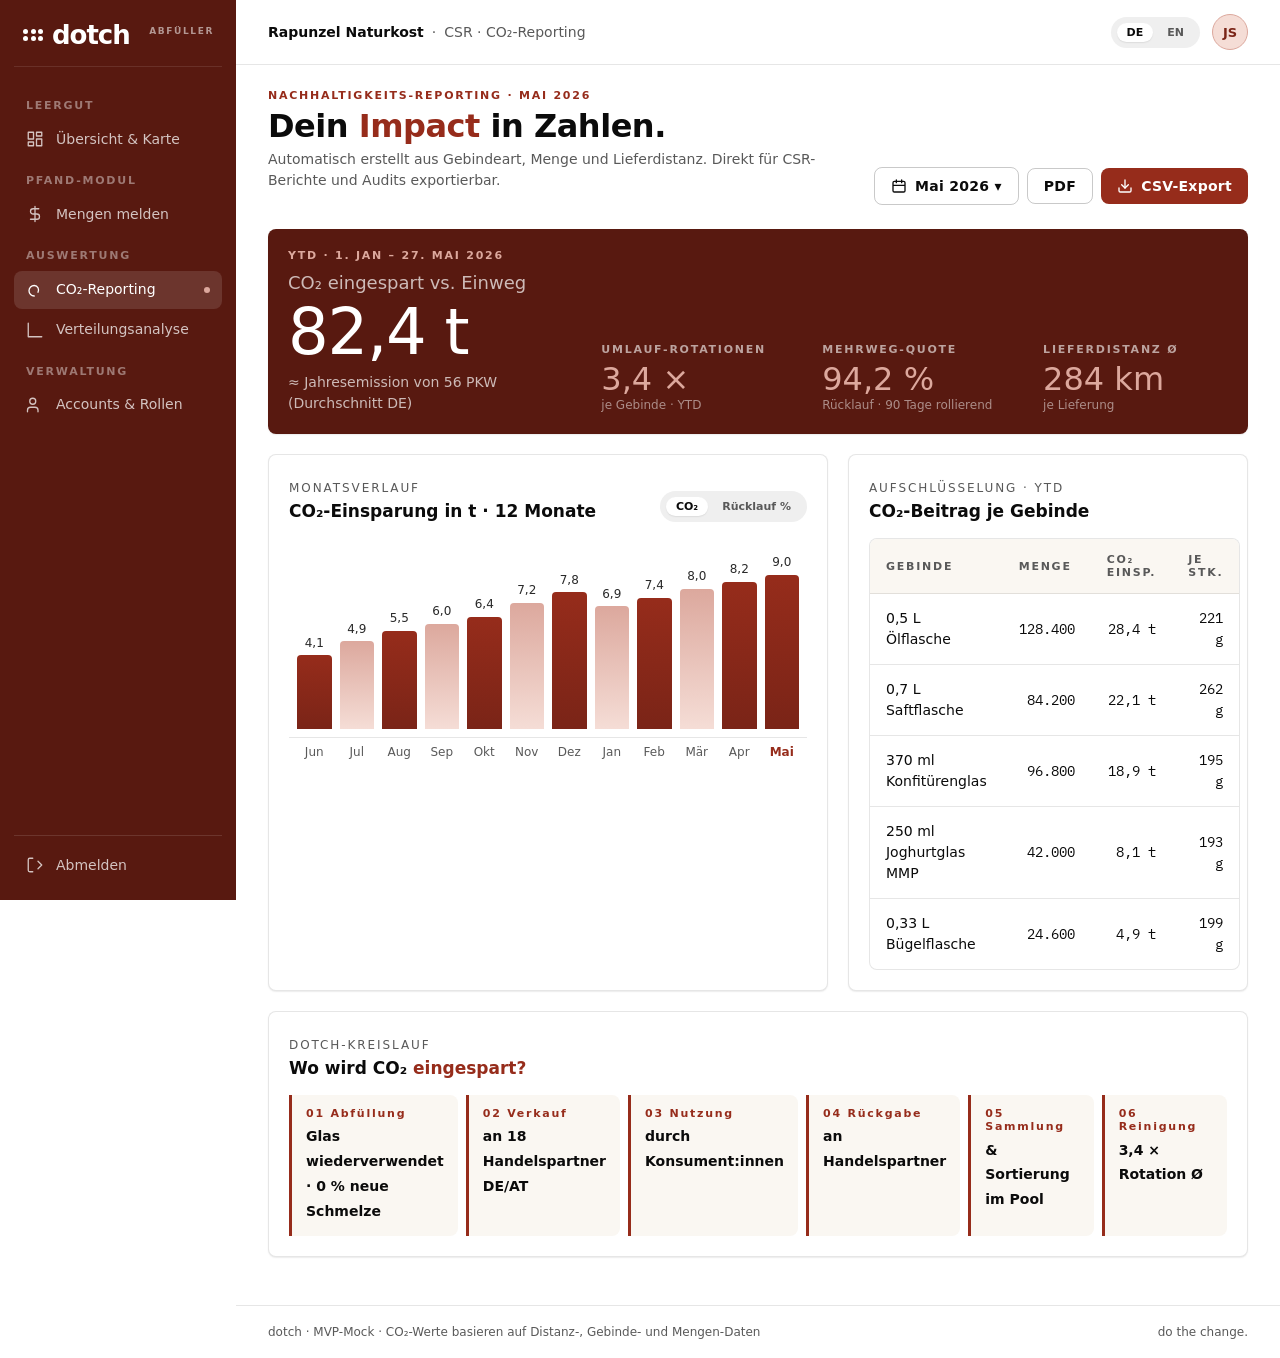
<file: abfueller-reporting.html>
<!DOCTYPE html>
<html lang="de">
<head>
<meta charset="utf-8">
<title>dotch · CO₂-Reporting</title>
<meta name="viewport" content="width=device-width, initial-scale=1">
<link rel="stylesheet" href="assets/tokens.css">
<link rel="stylesheet" href="assets/app.css">
<script defer src="assets/app.js"></script>
<style>
  .hero-stats {
    display: grid;
    grid-template-columns: 1.5fr 1fr 1fr 1fr;
    gap: 36px;
    align-items: end;
    margin-top: 10px;
  }
  @media (max-width: 900px) {
    .hero-stats { grid-template-columns: 1fr 1fr; gap: 24px; }
  }
  @media (max-width: 480px) {
    .hero-stats { grid-template-columns: 1fr; gap: 20px; }
  }
</style>
</head>
<body>
<div class="app">

  <aside class="sidebar">
    <div class="brand">
      <span class="word"><span class="cluster"><i></i><i></i><i></i><i></i><i></i><i></i></span>dotch</span>
      <span class="tag">abfüller</span>
    </div>
    <nav>
      <span class="nav-section">Leergut</span>
      <a href="abfueller-dashboard.html" class="nav-item">
        <svg class="ic" viewBox="0 0 24 24"><rect x="3" y="3" width="7" height="9"/><rect x="14" y="3" width="7" height="5"/><rect x="14" y="12" width="7" height="9"/><rect x="3" y="16" width="7" height="5"/></svg>
        Übersicht & Karte
      </a>
      <span class="nav-section">Pfand-Modul</span>
      <a href="abfueller-pfand.html" class="nav-item">
        <svg class="ic" viewBox="0 0 24 24"><path d="M12 2v20M17 5H9.5a3.5 3.5 0 0 0 0 7h5a3.5 3.5 0 0 1 0 7H6"/></svg>
        Mengen melden
      </a>
      <span class="nav-section">Auswertung</span>
      <a href="abfueller-reporting.html" class="nav-item active">
        <svg class="ic" viewBox="0 0 24 24"><path d="M11 20A7 7 0 0 1 4 13a7 7 0 0 1 7-7c2 0 4 1 5 3 1 2 1 4 0 6"/></svg>
        CO₂-Reporting
      </a>
      <a href="#" class="nav-item">
        <svg class="ic" viewBox="0 0 24 24"><path d="M3 3v18h18"/></svg>
        Verteilungsanalyse
      </a>
      <span class="nav-section">Verwaltung</span>
      <a href="admin-accounts.html" class="nav-item">
        <svg class="ic" viewBox="0 0 24 24"><circle cx="9" cy="7" r="4"/><path d="M16 21v-2a4 4 0 0 0-4-4H6a4 4 0 0 0-4 4v2"/></svg>
        Accounts & Rollen
      </a>
    </nav>
    <div class="bottom">
      <a href="index.html" class="nav-item">
        <svg class="ic" viewBox="0 0 24 24"><path d="M9 21H5a2 2 0 0 1-2-2V5a2 2 0 0 1 2-2h4"/><polyline points="16 17 21 12 16 7"/></svg>
        Abmelden
      </a>
    </div>
  </aside>

  <main class="main">

    <div class="topbar">
      <div class="crumbs"><strong>Rapunzel Naturkost</strong><span>·</span><span>CSR · CO₂-Reporting</span></div>
      <div class="actions">
        <div class="lang-pill"><button class="on">DE</button><button>EN</button></div>
        <span class="avatar">JS</span>
      </div>
    </div>

    <div class="content">

      <div class="page-head">
        <div>
          <span class="eyebrow">Nachhaltigkeits-Reporting · Mai 2026</span>
          <h1>Dein <span class="accent">Impact</span> in Zahlen.</h1>
          <p class="sub">Automatisch erstellt aus Gebindeart, Menge und Lieferdistanz. Direkt für CSR-Berichte und Audits exportierbar.</p>
        </div>
        <div class="right">
          <button class="btn btn-ghost">
            <svg class="ic" viewBox="0 0 24 24"><path d="M8 7V3M16 7V3M3 11h18M5 5h14a2 2 0 0 1 2 2v12a2 2 0 0 1-2 2H5a2 2 0 0 1-2-2V7a2 2 0 0 1 2-2z"/></svg>
            Mai 2026 ▾
          </button>
          <button class="btn btn-ghost">PDF</button>
          <button class="btn btn-primary">
            <svg class="ic" viewBox="0 0 24 24"><path d="M21 15v4a2 2 0 0 1-2 2H5a2 2 0 0 1-2-2v-4"/><polyline points="7 10 12 15 17 10"/><line x1="12" y1="15" x2="12" y2="3"/></svg>
            CSV-Export
          </button>
        </div>
      </div>

      <!-- Hero stat -->
      <section class="card" style="background: var(--c-red-800); color:#FFF; border:0;">
        <span class="eyebrow" style="color: var(--c-red-300);">YTD · 1. Jan – 27. Mai 2026</span>
        <div class="hero-stats">
          <div>
            <div style="font: 500 18px/1.2 var(--font-sans); color: rgba(255,255,255,0.7); margin-bottom: 6px;">CO₂ eingespart vs. Einweg</div>
            <div style="font: 500 64px/1 var(--font-display); letter-spacing: var(--ls-display); color:#FFF;">82,4 t</div>
            <div style="font: var(--t-small); color: rgba(255,255,255,0.7); margin-top: 8px;">≈ Jahresemission von 56 PKW (Durchschnitt DE)</div>
          </div>
          <div>
            <div style="font: var(--t-eyebrow); letter-spacing: var(--ls-eyebrow); text-transform:uppercase; color: rgba(255,255,255,0.6);">Umlauf-Rotationen</div>
            <div style="font: 500 32px/1.1 var(--font-display); color: var(--c-red-300); margin-top: 6px;">3,4 ×</div>
            <div style="font: var(--t-caption); color: rgba(255,255,255,0.5);">je Gebinde · YTD</div>
          </div>
          <div>
            <div style="font: var(--t-eyebrow); letter-spacing: var(--ls-eyebrow); text-transform:uppercase; color: rgba(255,255,255,0.6);">Mehrweg-Quote</div>
            <div style="font: 500 32px/1.1 var(--font-display); color: var(--c-red-300); margin-top: 6px;">94,2 %</div>
            <div style="font: var(--t-caption); color: rgba(255,255,255,0.5);">Rücklauf · 90 Tage rollierend</div>
          </div>
          <div>
            <div style="font: var(--t-eyebrow); letter-spacing: var(--ls-eyebrow); text-transform:uppercase; color: rgba(255,255,255,0.6);">Lieferdistanz Ø</div>
            <div style="font: 500 32px/1.1 var(--font-display); color: var(--c-red-300); margin-top: 6px;">284 km</div>
            <div style="font: var(--t-caption); color: rgba(255,255,255,0.5);">je Lieferung</div>
          </div>
        </div>
      </section>

      <div class="two-col">

        <section class="card">
          <div class="card-head">
            <div>
              <span class="meta">Monatsverlauf</span>
              <h3>CO₂-Einsparung in t · 12 Monate</h3>
            </div>
            <div class="lang-pill" style="background: var(--c-paper-deep);">
              <button class="on">CO₂</button>
              <button>Rücklauf %</button>
            </div>
          </div>
          <div class="bars">
            <div class="bar"     style="height: 42%;" data-val="4,1"></div>
            <div class="bar alt" style="height: 50%;" data-val="4,9"></div>
            <div class="bar"     style="height: 56%;" data-val="5,5"></div>
            <div class="bar alt" style="height: 60%;" data-val="6,0"></div>
            <div class="bar"     style="height: 64%;" data-val="6,4"></div>
            <div class="bar alt" style="height: 72%;" data-val="7,2"></div>
            <div class="bar"     style="height: 78%;" data-val="7,8"></div>
            <div class="bar alt" style="height: 70%;" data-val="6,9"></div>
            <div class="bar"     style="height: 75%;" data-val="7,4"></div>
            <div class="bar alt" style="height: 80%;" data-val="8,0"></div>
            <div class="bar"     style="height: 84%;" data-val="8,2"></div>
            <div class="bar"     style="height: 88%;" data-val="9,0"></div>
          </div>
          <div class="bars-x" style="--cols: 12;">
            <span>Jun</span><span>Jul</span><span>Aug</span><span>Sep</span><span>Okt</span><span>Nov</span><span>Dez</span><span>Jan</span><span>Feb</span><span>Mär</span><span>Apr</span><span><strong style="color:var(--c-red-600)">Mai</strong></span>
          </div>
        </section>

        <section class="card">
          <div class="card-head">
            <div>
              <span class="meta">Aufschlüsselung · YTD</span>
              <h3>CO₂-Beitrag je Gebinde</h3>
            </div>
          </div>
          <table class="data">
            <thead>
              <tr><th>Gebinde</th><th class="num">Menge</th><th class="num">CO₂ Einsp.</th><th class="num">je Stk.</th></tr>
            </thead>
            <tbody>
              <tr>
                <td>0,5 L Ölflasche</td>
                <td class="num">128.400</td>
                <td class="num">28,4 t</td>
                <td class="num">221 g</td>
              </tr>
              <tr>
                <td>0,7 L Saftflasche</td>
                <td class="num">84.200</td>
                <td class="num">22,1 t</td>
                <td class="num">262 g</td>
              </tr>
              <tr>
                <td>370 ml Konfitürenglas</td>
                <td class="num">96.800</td>
                <td class="num">18,9 t</td>
                <td class="num">195 g</td>
              </tr>
              <tr>
                <td>250 ml Joghurtglas MMP</td>
                <td class="num">42.000</td>
                <td class="num">8,1 t</td>
                <td class="num">193 g</td>
              </tr>
              <tr>
                <td>0,33 L Bügelflasche</td>
                <td class="num">24.600</td>
                <td class="num">4,9 t</td>
                <td class="num">199 g</td>
              </tr>
            </tbody>
          </table>
        </section>

      </div>

      <!-- Cycle visualization -->
      <section class="card">
        <div class="card-head">
          <div>
            <span class="meta">dotch-Kreislauf</span>
            <h3>Wo wird CO₂ <span class="accent">eingespart?</span></h3>
          </div>
        </div>
        <ul class="cycle-list">
          <li><span class="step">01 Abfüllung</span><span class="name">Glas wiederverwendet · 0 % neue Schmelze</span></li>
          <li><span class="step">02 Verkauf</span><span class="name">an 18 Handelspartner DE/AT</span></li>
          <li><span class="step">03 Nutzung</span><span class="name">durch Konsument:innen</span></li>
          <li><span class="step">04 Rückgabe</span><span class="name">an Handelspartner</span></li>
          <li><span class="step">05 Sammlung</span><span class="name">& Sortierung im Pool</span></li>
          <li><span class="step">06 Reinigung</span><span class="name">3,4 × Rotation Ø</span></li>
        </ul>
      </section>

    </div>

    <footer class="footer-thin">
      <span>dotch · MVP-Mock · CO₂-Werte basieren auf Distanz-, Gebinde- und Mengen-Daten</span>
      <span>do the change.</span>
    </footer>
  </main>
</div>
</body>
</html>
</file>
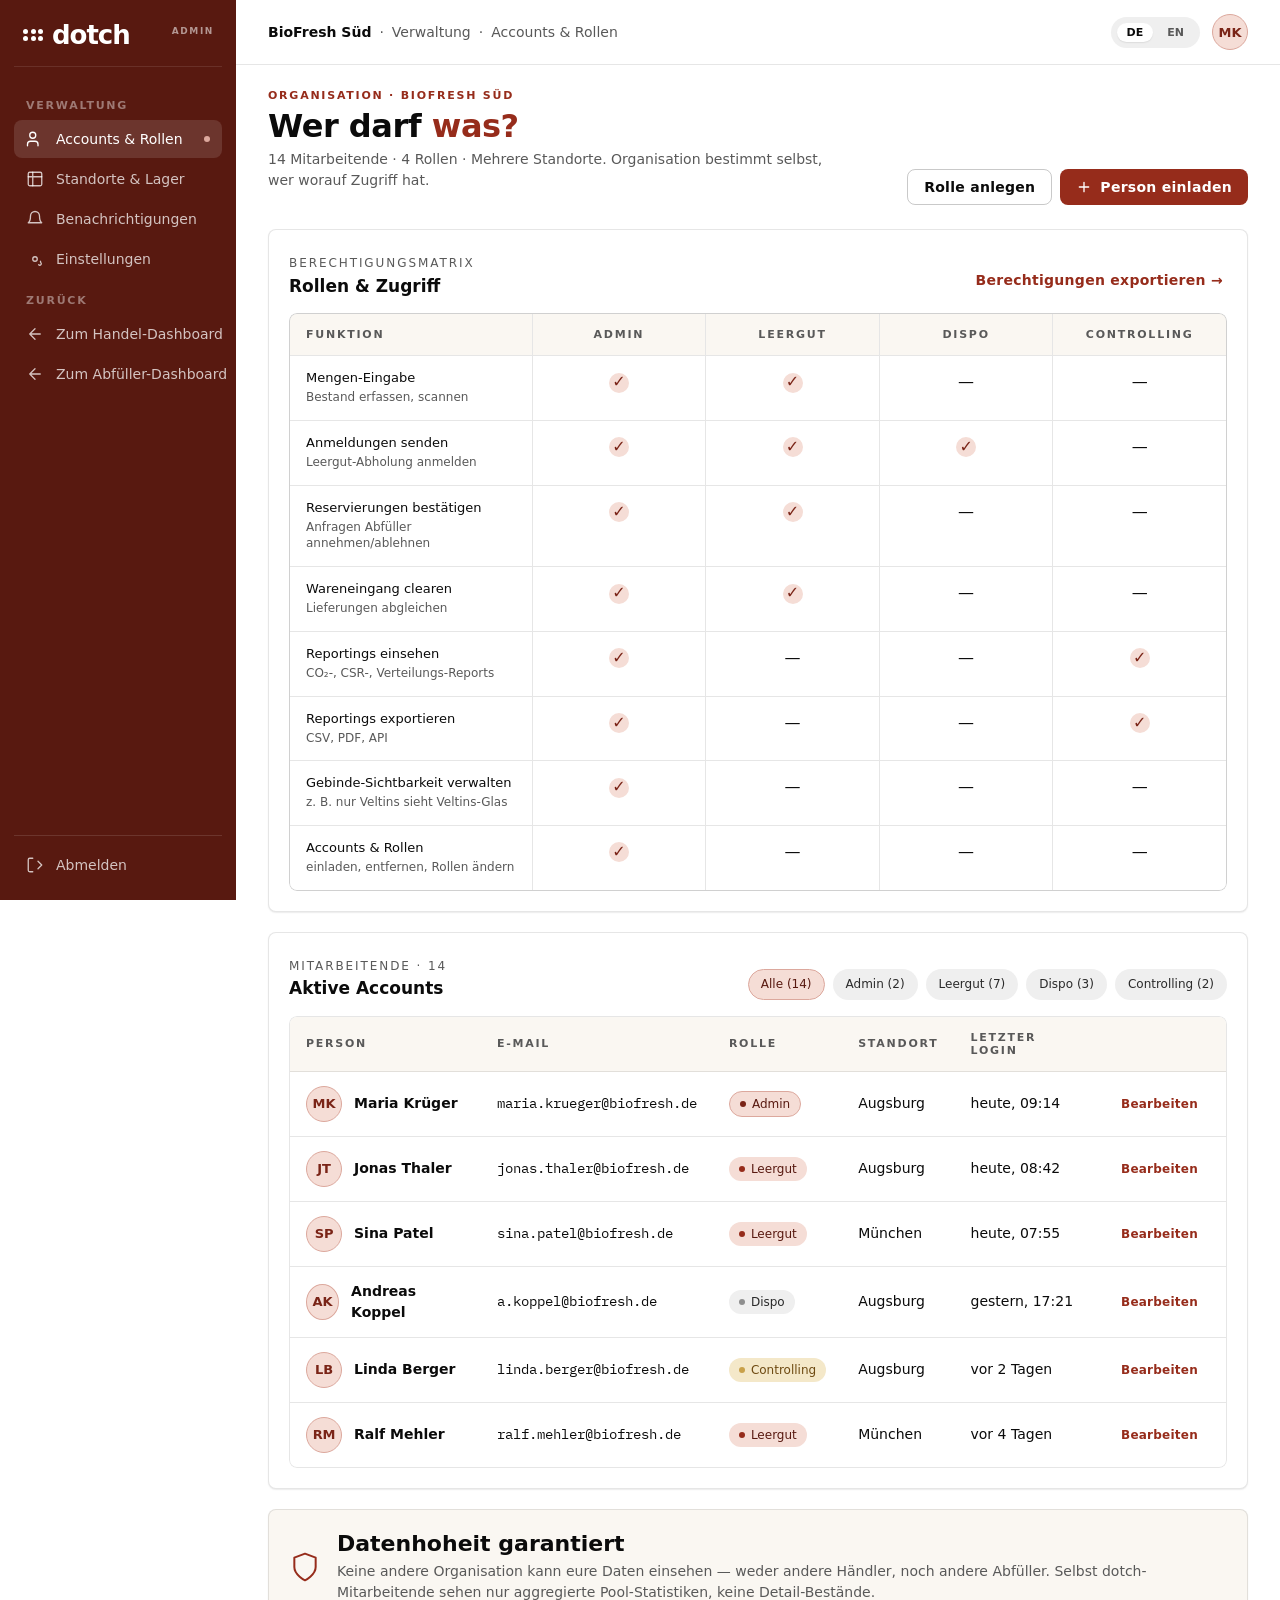
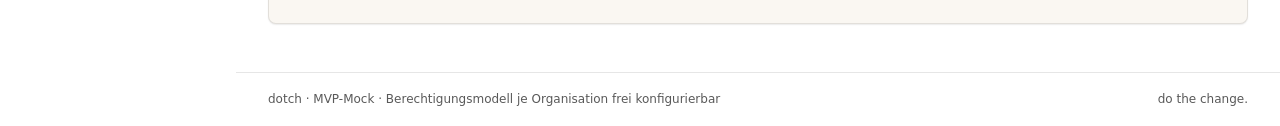
<file: admin-accounts.html>
<!DOCTYPE html>
<html lang="de">
<head>
<meta charset="utf-8">
<title>dotch · Accounts & Rollen</title>
<meta name="viewport" content="width=device-width, initial-scale=1">
<link rel="stylesheet" href="assets/tokens.css">
<link rel="stylesheet" href="assets/app.css">
<script defer src="assets/app.js"></script>
<style>
  .perm-grid {
    display: grid;
    grid-template-columns: 1.4fr repeat(4, 1fr);
    gap: 1px;
    background: var(--c-line);
    border: 1px solid var(--c-line);
    border-radius: var(--r-md);
    overflow: hidden;
    min-width: 640px;
  }
  .perm-grid > div { background: #FFF; padding: 14px 16px; }
  .perm-grid .head {
    background: var(--c-paper-warm);
    font: var(--t-eyebrow); letter-spacing: var(--ls-eyebrow); text-transform: uppercase;
    color: var(--c-ink-500);
  }
  .perm-grid .ability { font: 500 13px/1.3 var(--font-display); }
  .perm-grid .ability span { display:block; font: var(--t-caption); color: var(--c-ink-500); margin-top: 2px; }
  .perm-grid .cell { text-align: center; }
  .perm-grid .cell .check {
    width: 20px; height: 20px; display:inline-flex; align-items:center; justify-content:center;
    background: var(--c-red-100); color: var(--c-red-700); border-radius: 50%;
  }
  .perm-grid .cell .nope { color: var(--c-ink-300); }
</style>
</head>
<body>
<div class="app">

  <aside class="sidebar">
    <div class="brand">
      <span class="word"><span class="cluster"><i></i><i></i><i></i><i></i><i></i><i></i></span>dotch</span>
      <span class="tag">admin</span>
    </div>
    <nav>
      <span class="nav-section">Verwaltung</span>
      <a href="admin-accounts.html" class="nav-item active">
        <svg class="ic" viewBox="0 0 24 24"><circle cx="9" cy="7" r="4"/><path d="M16 21v-2a4 4 0 0 0-4-4H6a4 4 0 0 0-4 4v2"/></svg>
        Accounts & Rollen
      </a>
      <a href="#" class="nav-item">
        <svg class="ic" viewBox="0 0 24 24"><rect x="3" y="3" width="18" height="18" rx="2"/><path d="M3 9h18M9 3v18"/></svg>
        Standorte & Lager
      </a>
      <a href="#" class="nav-item">
        <svg class="ic" viewBox="0 0 24 24"><path d="M6 8a6 6 0 0 1 12 0c0 7 3 9 3 9H3s3-2 3-9"/></svg>
        Benachrichtigungen
      </a>
      <a href="#" class="nav-item">
        <svg class="ic" viewBox="0 0 24 24"><circle cx="12" cy="12" r="3"/><path d="M19.4 15a1.65 1.65 0 0 0 .33 1.82l.06.06a2 2 0 1 1-2.83 2.83l-.06-.06"/></svg>
        Einstellungen
      </a>

      <span class="nav-section">Zurück</span>
      <a href="handel-dashboard.html" class="nav-item">
        <svg class="ic" viewBox="0 0 24 24"><path d="M19 12H5M12 19l-7-7 7-7"/></svg>
        Zum Handel-Dashboard
      </a>
      <a href="abfueller-dashboard.html" class="nav-item">
        <svg class="ic" viewBox="0 0 24 24"><path d="M19 12H5M12 19l-7-7 7-7"/></svg>
        Zum Abfüller-Dashboard
      </a>
    </nav>
    <div class="bottom">
      <a href="index.html" class="nav-item">
        <svg class="ic" viewBox="0 0 24 24"><path d="M9 21H5a2 2 0 0 1-2-2V5a2 2 0 0 1 2-2h4"/><polyline points="16 17 21 12 16 7"/></svg>
        Abmelden
      </a>
    </div>
  </aside>

  <main class="main">

    <div class="topbar">
      <div class="crumbs"><strong>BioFresh Süd</strong><span>·</span><span>Verwaltung</span><span>·</span><span>Accounts & Rollen</span></div>
      <div class="actions">
        <div class="lang-pill"><button class="on">DE</button><button>EN</button></div>
        <span class="avatar">MK</span>
      </div>
    </div>

    <div class="content">

      <div class="page-head">
        <div>
          <span class="eyebrow">Organisation · BioFresh Süd</span>
          <h1>Wer darf <span class="accent">was?</span></h1>
          <p class="sub">14 Mitarbeitende · 4 Rollen · Mehrere Standorte. Organisation bestimmt selbst, wer worauf Zugriff hat.</p>
        </div>
        <div class="right">
          <button class="btn btn-ghost">Rolle anlegen</button>
          <button class="btn btn-primary">
            <svg class="ic" viewBox="0 0 24 24"><path d="M12 5v14M5 12h14"/></svg>
            Person einladen
          </button>
        </div>
      </div>

      <!-- Rollen-Matrix -->
      <section class="card">
        <div class="card-head">
          <div>
            <span class="meta">Berechtigungsmatrix</span>
            <h3>Rollen & Zugriff</h3>
          </div>
          <a class="btn-text btn" href="#">Berechtigungen exportieren →</a>
        </div>

        <div class="perm-grid">
          <div class="head">Funktion</div>
          <div class="head cell">Admin</div>
          <div class="head cell">Leergut</div>
          <div class="head cell">Dispo</div>
          <div class="head cell">Controlling</div>

          <div class="ability">Mengen-Eingabe<span>Bestand erfassen, scannen</span></div>
          <div class="cell"><span class="check">✓</span></div>
          <div class="cell"><span class="check">✓</span></div>
          <div class="cell nope">—</div>
          <div class="cell nope">—</div>

          <div class="ability">Anmeldungen senden<span>Leergut-Abholung anmelden</span></div>
          <div class="cell"><span class="check">✓</span></div>
          <div class="cell"><span class="check">✓</span></div>
          <div class="cell"><span class="check">✓</span></div>
          <div class="cell nope">—</div>

          <div class="ability">Reservierungen bestätigen<span>Anfragen Abfüller annehmen/ablehnen</span></div>
          <div class="cell"><span class="check">✓</span></div>
          <div class="cell"><span class="check">✓</span></div>
          <div class="cell nope">—</div>
          <div class="cell nope">—</div>

          <div class="ability">Wareneingang clearen<span>Lieferungen abgleichen</span></div>
          <div class="cell"><span class="check">✓</span></div>
          <div class="cell"><span class="check">✓</span></div>
          <div class="cell nope">—</div>
          <div class="cell nope">—</div>

          <div class="ability">Reportings einsehen<span>CO₂-, CSR-, Verteilungs-Reports</span></div>
          <div class="cell"><span class="check">✓</span></div>
          <div class="cell nope">—</div>
          <div class="cell nope">—</div>
          <div class="cell"><span class="check">✓</span></div>

          <div class="ability">Reportings exportieren<span>CSV, PDF, API</span></div>
          <div class="cell"><span class="check">✓</span></div>
          <div class="cell nope">—</div>
          <div class="cell nope">—</div>
          <div class="cell"><span class="check">✓</span></div>

          <div class="ability">Gebinde-Sichtbarkeit verwalten<span>z. B. nur Veltins sieht Veltins-Glas</span></div>
          <div class="cell"><span class="check">✓</span></div>
          <div class="cell nope">—</div>
          <div class="cell nope">—</div>
          <div class="cell nope">—</div>

          <div class="ability">Accounts & Rollen<span>einladen, entfernen, Rollen ändern</span></div>
          <div class="cell"><span class="check">✓</span></div>
          <div class="cell nope">—</div>
          <div class="cell nope">—</div>
          <div class="cell nope">—</div>
        </div>
      </section>

      <!-- Mitarbeiter-Liste -->
      <section class="card">
        <div class="card-head">
          <div>
            <span class="meta">Mitarbeitende · 14</span>
            <h3>Aktive Accounts</h3>
          </div>
          <div style="display:flex; gap:8px;">
            <button class="chip on">Alle (14)</button>
            <button class="chip">Admin (2)</button>
            <button class="chip">Leergut (7)</button>
            <button class="chip">Dispo (3)</button>
            <button class="chip">Controlling (2)</button>
          </div>
        </div>
        <table class="data">
          <thead>
            <tr><th>Person</th><th>E-Mail</th><th>Rolle</th><th>Standort</th><th>Letzter Login</th><th></th></tr>
          </thead>
          <tbody>
            <tr>
              <td><div class="flex gap-3 center-y"><span class="avatar">MK</span><strong>Maria Krüger</strong></div></td>
              <td class="mono">maria.krueger@biofresh.de</td>
              <td><span class="badge info"><span class="dot"></span>Admin</span></td>
              <td>Augsburg</td>
              <td class="muted">heute, 09:14</td>
              <td><a class="btn-text btn btn-sm" href="#">Bearbeiten</a></td>
            </tr>
            <tr>
              <td><div class="flex gap-3 center-y"><span class="avatar">JT</span><strong>Jonas Thaler</strong></div></td>
              <td class="mono">jonas.thaler@biofresh.de</td>
              <td><span class="badge ok"><span class="dot"></span>Leergut</span></td>
              <td>Augsburg</td>
              <td class="muted">heute, 08:42</td>
              <td><a class="btn-text btn btn-sm" href="#">Bearbeiten</a></td>
            </tr>
            <tr>
              <td><div class="flex gap-3 center-y"><span class="avatar">SP</span><strong>Sina Patel</strong></div></td>
              <td class="mono">sina.patel@biofresh.de</td>
              <td><span class="badge ok"><span class="dot"></span>Leergut</span></td>
              <td>München</td>
              <td class="muted">heute, 07:55</td>
              <td><a class="btn-text btn btn-sm" href="#">Bearbeiten</a></td>
            </tr>
            <tr>
              <td><div class="flex gap-3 center-y"><span class="avatar">AK</span><strong>Andreas Koppel</strong></div></td>
              <td class="mono">a.koppel@biofresh.de</td>
              <td><span class="badge mute"><span class="dot"></span>Dispo</span></td>
              <td>Augsburg</td>
              <td class="muted">gestern, 17:21</td>
              <td><a class="btn-text btn btn-sm" href="#">Bearbeiten</a></td>
            </tr>
            <tr>
              <td><div class="flex gap-3 center-y"><span class="avatar">LB</span><strong>Linda Berger</strong></div></td>
              <td class="mono">linda.berger@biofresh.de</td>
              <td><span class="badge warn"><span class="dot"></span>Controlling</span></td>
              <td>Augsburg</td>
              <td class="muted">vor 2 Tagen</td>
              <td><a class="btn-text btn btn-sm" href="#">Bearbeiten</a></td>
            </tr>
            <tr>
              <td><div class="flex gap-3 center-y"><span class="avatar">RM</span><strong>Ralf Mehler</strong></div></td>
              <td class="mono">ralf.mehler@biofresh.de</td>
              <td><span class="badge ok"><span class="dot"></span>Leergut</span></td>
              <td>München</td>
              <td class="muted">vor 4 Tagen</td>
              <td><a class="btn-text btn btn-sm" href="#">Bearbeiten</a></td>
            </tr>
          </tbody>
        </table>
      </section>

      <!-- Datenhoheit Info -->
      <section class="card" style="background: var(--c-paper-warm); border-color: var(--c-line);">
        <div class="flex gap-4 center-y">
          <svg class="ic" viewBox="0 0 24 24" style="width:32px; height:32px; flex-shrink:0; color: var(--c-red-600); stroke-width: 1.5;"><path d="M12 22s8-4 8-10V5l-8-3-8 3v7c0 6 8 10 8 10z"/></svg>
          <div>
            <h3 style="margin: 0 0 4px;">Datenhoheit garantiert</h3>
            <p class="muted" style="font: var(--t-small); margin: 0; max-width: none;">
              Keine andere Organisation kann eure Daten einsehen — weder andere Händler, noch andere Abfüller. Selbst dotch-Mitarbeitende sehen nur aggregierte Pool-Statistiken, keine Detail-Bestände.
            </p>
          </div>
        </div>
      </section>

    </div>

    <footer class="footer-thin">
      <span>dotch · MVP-Mock · Berechtigungsmodell je Organisation frei konfigurierbar</span>
      <span>do the change.</span>
    </footer>
  </main>
</div>
</body>
</html>
</file>
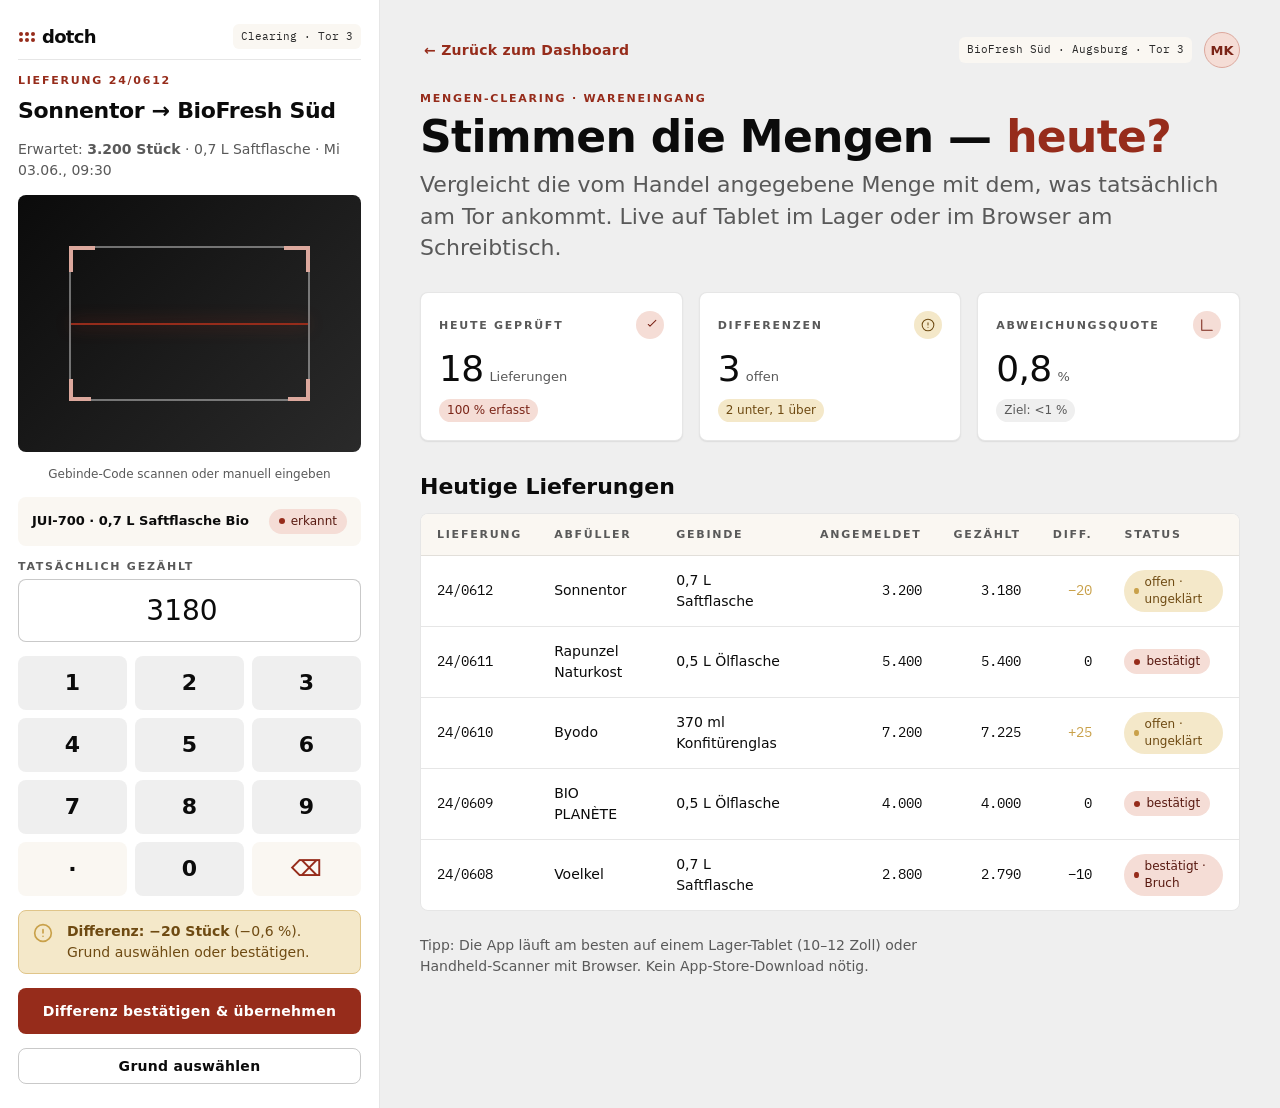
<file: clearing-app.html>
<!DOCTYPE html>
<html lang="de">
<head>
<meta charset="utf-8">
<title>dotch · Mengen-Clearing · Wareneingang</title>
<meta name="viewport" content="width=device-width, initial-scale=1">
<link rel="stylesheet" href="assets/tokens.css">
<link rel="stylesheet" href="assets/app.css">
<style>
  .clearing-shell {
    min-height: 100vh; display: grid;
    grid-template-columns: 380px 1fr;
    background: var(--c-paper-deep);
  }
  /* Mobile-Frame */
  .device {
    background: #FFF; border-radius: 0;
    padding: 24px 18px; display:flex; flex-direction:column; gap: 14px;
    border-right: 1px solid var(--c-line);
    min-height: 100vh;
  }
  .device .top {
    display:flex; align-items:center; justify-content:space-between;
    padding-bottom: 10px; border-bottom: 1px solid var(--c-line);
  }
  .device .top .brand-mini {
    display:flex; align-items:center; gap: 6px;
    font: 600 18px/1 var(--font-display); letter-spacing: -0.04em;
  }
  .device .top .brand-mini .cluster { display: grid; grid-template-columns: repeat(3,1fr); gap: 2px; padding: 1px; }
  .device .top .brand-mini .cluster i { width: 4px; height: 4px; border-radius: 50%; background: var(--c-red-600); display:block; }

  .scanner {
    aspect-ratio: 4/3;
    background: linear-gradient(135deg, #0B0B0B 0%, #2A2A2A 100%);
    border-radius: var(--r-md);
    position: relative;
    overflow: hidden;
    display:flex; align-items:center; justify-content:center;
  }
  .scanner .frame {
    width: 70%; height: 60%;
    border: 2px solid rgba(255,255,255,0.4);
    border-radius: var(--r-md);
    position: relative;
  }
  .scanner .frame::before, .scanner .frame::after,
  .scanner .frame > i:nth-child(1), .scanner .frame > i:nth-child(2) {
    content:""; position:absolute; width: 22px; height: 22px;
    border-color: var(--c-red-300); border-style: solid;
  }
  .scanner .frame::before { top: -2px; left: -2px; border-width: 4px 0 0 4px; }
  .scanner .frame::after  { top: -2px; right: -2px; border-width: 4px 4px 0 0; }
  .scanner .frame > i:nth-child(1) { bottom: -2px; left: -2px; border-width: 0 0 4px 4px; }
  .scanner .frame > i:nth-child(2) { bottom: -2px; right: -2px; border-width: 0 4px 4px 0; }
  .scanner .laser {
    position: absolute; left: 0; right: 0; top: 50%;
    height: 2px; background: var(--c-red-600);
    box-shadow: 0 0 16px var(--c-red-600);
  }

  .key-row {
    display: grid; grid-template-columns: repeat(3,1fr); gap: 8px;
  }
  .key {
    background: var(--c-paper-deep); border: 0;
    padding: 16px; border-radius: var(--r-md);
    font: 600 22px/1 var(--font-display); color: var(--c-ink-900);
    cursor: pointer;
  }
  .key:hover { background: var(--c-paper-warm); }
  .delivery {
    background: var(--c-paper-warm); border-radius: var(--r-md);
    padding: 12px 14px;
  }

  .desktop {
    padding: 32px 40px;
  }

  @media (max-width: 900px) {
    .clearing-shell { grid-template-columns: 1fr; }
    .device { border-right: 0; border-bottom: 1px solid var(--c-line); min-height: auto; }
    .desktop { padding: 20px 16px; }
    .desktop .kpi-grid { grid-template-columns: 1fr !important; }
  }
  @media (max-width: 640px) {
    .device { padding: 18px 14px; }
    .key { padding: 14px; font-size: 18px; }
  }
</style>
</head>
<body>
<div class="clearing-shell">

  <!-- Linke Seite: Mobile/Tablet Web-App für Lager -->
  <section class="device">
    <div class="top">
      <span class="brand-mini">
        <span class="cluster"><i></i><i></i><i></i><i></i><i></i><i></i></span>
        dotch
      </span>
      <span class="tag-mono">Clearing · Tor 3</span>
    </div>

    <span class="eyebrow">Lieferung 24/0612</span>
    <h2 style="margin: -4px 0 0; font: var(--t-h3);">Sonnentor → BioFresh Süd</h2>
    <div class="muted" style="font: var(--t-small);">Erwartet: <strong>3.200 Stück</strong> · 0,7 L Saftflasche · Mi 03.06., 09:30</div>

    <!-- Scanner -->
    <div class="scanner">
      <div class="frame">
        <i></i><i></i>
        <div class="laser"></div>
      </div>
    </div>
    <div class="muted center" style="font: var(--t-caption);">Gebinde-Code scannen oder manuell eingeben</div>

    <div class="delivery">
      <div class="flex between center-y">
        <strong style="font: 600 13px/1.2 var(--font-display);">JUI-700 · 0,7 L Saftflasche Bio</strong>
        <span class="badge ok"><span class="dot"></span>erkannt</span>
      </div>
    </div>

    <div class="field">
      <label>Tatsächlich gezählt</label>
      <input type="number" value="3180" style="font: 500 28px/1 var(--font-display); padding: 14px; text-align:center;">
    </div>

    <!-- Keypad-Tease -->
    <div class="key-row">
      <button class="key">1</button>
      <button class="key">2</button>
      <button class="key">3</button>
      <button class="key">4</button>
      <button class="key">5</button>
      <button class="key">6</button>
      <button class="key">7</button>
      <button class="key">8</button>
      <button class="key">9</button>
      <button class="key" style="background: var(--c-paper-warm);">·</button>
      <button class="key">0</button>
      <button class="key" style="background: var(--c-paper-warm); color: var(--c-red-600);">⌫</button>
    </div>

    <div class="banner" style="background: var(--c-sand-100); border-color: var(--c-sand-300); color: #6E4A12; padding: 10px 14px;">
      <svg class="ic" viewBox="0 0 24 24" style="color: var(--c-sand-500);"><circle cx="12" cy="12" r="10"/><path d="M12 8v4M12 16h.01"/></svg>
      <div style="font: var(--t-small); color: #6E4A12;">
        <strong>Differenz: −20 Stück</strong> (−0,6 %). Grund auswählen oder bestätigen.
      </div>
    </div>

    <button class="btn btn-primary" style="justify-content:center; padding: 16px;">
      Differenz bestätigen & übernehmen
    </button>
    <button class="btn btn-ghost" style="justify-content:center;">Grund auswählen</button>
  </section>

  <!-- Rechte Seite: Desktop-Overview -->
  <section class="desktop">

    <div class="flex between center-y" style="margin-bottom: 24px;">
      <a class="btn-text btn" href="handel-dashboard.html">← Zurück zum Dashboard</a>
      <div class="flex gap-3 center-y">
        <span class="tag-mono">BioFresh Süd · Augsburg · Tor 3</span>
        <span class="avatar">MK</span>
      </div>
    </div>

    <span class="eyebrow">Mengen-Clearing · Wareneingang</span>
    <h1 style="font: var(--t-h1); letter-spacing: var(--ls-h-tight); margin: 8px 0 8px;">Stimmen die Mengen — <span class="accent">heute?</span></h1>
    <p class="muted" style="font: var(--t-lede); max-width: 60ch;">
      Vergleicht die vom Handel angegebene Menge mit dem, was tatsächlich am Tor ankommt. Live auf Tablet im Lager oder im Browser am Schreibtisch.
    </p>

    <div class="kpi-grid" style="grid-template-columns: repeat(3,1fr); margin-top: 28px;">
      <article class="kpi">
        <div class="head"><span class="label">Heute geprüft</span><span class="iconwrap"><svg class="ic" viewBox="0 0 24 24" style="width:14px;height:14px;"><polyline points="9 11 12 14 22 4"/></svg></span></div>
        <div class="num"><span class="v">18</span><span class="u">Lieferungen</span></div>
        <div class="foot"><span class="delta">100 % erfasst</span><span></span></div>
      </article>
      <article class="kpi">
        <div class="head"><span class="label">Differenzen</span><span class="iconwrap sand"><svg class="ic" viewBox="0 0 24 24" style="width:14px;height:14px;"><circle cx="12" cy="12" r="10"/><path d="M12 8v4M12 16h.01"/></svg></span></div>
        <div class="num"><span class="v">3</span><span class="u">offen</span></div>
        <div class="foot"><span class="delta sand">2 unter, 1 über</span><span></span></div>
      </article>
      <article class="kpi">
        <div class="head"><span class="label">Abweichungsquote</span><span class="iconwrap"><svg class="ic" viewBox="0 0 24 24" style="width:14px;height:14px;"><path d="M3 3v18h18"/></svg></span></div>
        <div class="num"><span class="v">0,8</span><span class="u">%</span></div>
        <div class="foot"><span class="delta mute">Ziel: &lt;1 %</span><span></span></div>
      </article>
    </div>

    <h3 style="margin: 32px 0 12px;">Heutige Lieferungen</h3>
    <div class="scroll-x">
    <table class="data">
      <thead>
        <tr>
          <th>Lieferung</th>
          <th>Abfüller</th>
          <th>Gebinde</th>
          <th class="num">angemeldet</th>
          <th class="num">gezählt</th>
          <th class="num">Diff.</th>
          <th>Status</th>
        </tr>
      </thead>
      <tbody>
        <tr>
          <td class="mono">24/0612</td>
          <td>Sonnentor</td>
          <td>0,7 L Saftflasche</td>
          <td class="num">3.200</td>
          <td class="num">3.180</td>
          <td class="num" style="color: var(--c-sand-500);">−20</td>
          <td><span class="badge warn"><span class="dot"></span>offen · ungeklärt</span></td>
        </tr>
        <tr>
          <td class="mono">24/0611</td>
          <td>Rapunzel Naturkost</td>
          <td>0,5 L Ölflasche</td>
          <td class="num">5.400</td>
          <td class="num">5.400</td>
          <td class="num">0</td>
          <td><span class="badge ok"><span class="dot"></span>bestätigt</span></td>
        </tr>
        <tr>
          <td class="mono">24/0610</td>
          <td>Byodo</td>
          <td>370 ml Konfitürenglas</td>
          <td class="num">7.200</td>
          <td class="num">7.225</td>
          <td class="num" style="color: var(--c-sand-500);">+25</td>
          <td><span class="badge warn"><span class="dot"></span>offen · ungeklärt</span></td>
        </tr>
        <tr>
          <td class="mono">24/0609</td>
          <td>BIO PLANÈTE</td>
          <td>0,5 L Ölflasche</td>
          <td class="num">4.000</td>
          <td class="num">4.000</td>
          <td class="num">0</td>
          <td><span class="badge ok"><span class="dot"></span>bestätigt</span></td>
        </tr>
        <tr>
          <td class="mono">24/0608</td>
          <td>Voelkel</td>
          <td>0,7 L Saftflasche</td>
          <td class="num">2.800</td>
          <td class="num">2.790</td>
          <td class="num">−10</td>
          <td><span class="badge ok"><span class="dot"></span>bestätigt · Bruch</span></td>
        </tr>
      </tbody>
    </table>
    </div>

    <p class="muted" style="font: var(--t-small); margin-top: 24px;">
      Tipp: Die App läuft am besten auf einem Lager-Tablet (10–12 Zoll) oder Handheld-Scanner mit Browser. Kein App-Store-Download nötig.
    </p>

  </section>

</div>
</body>
</html>
</file>
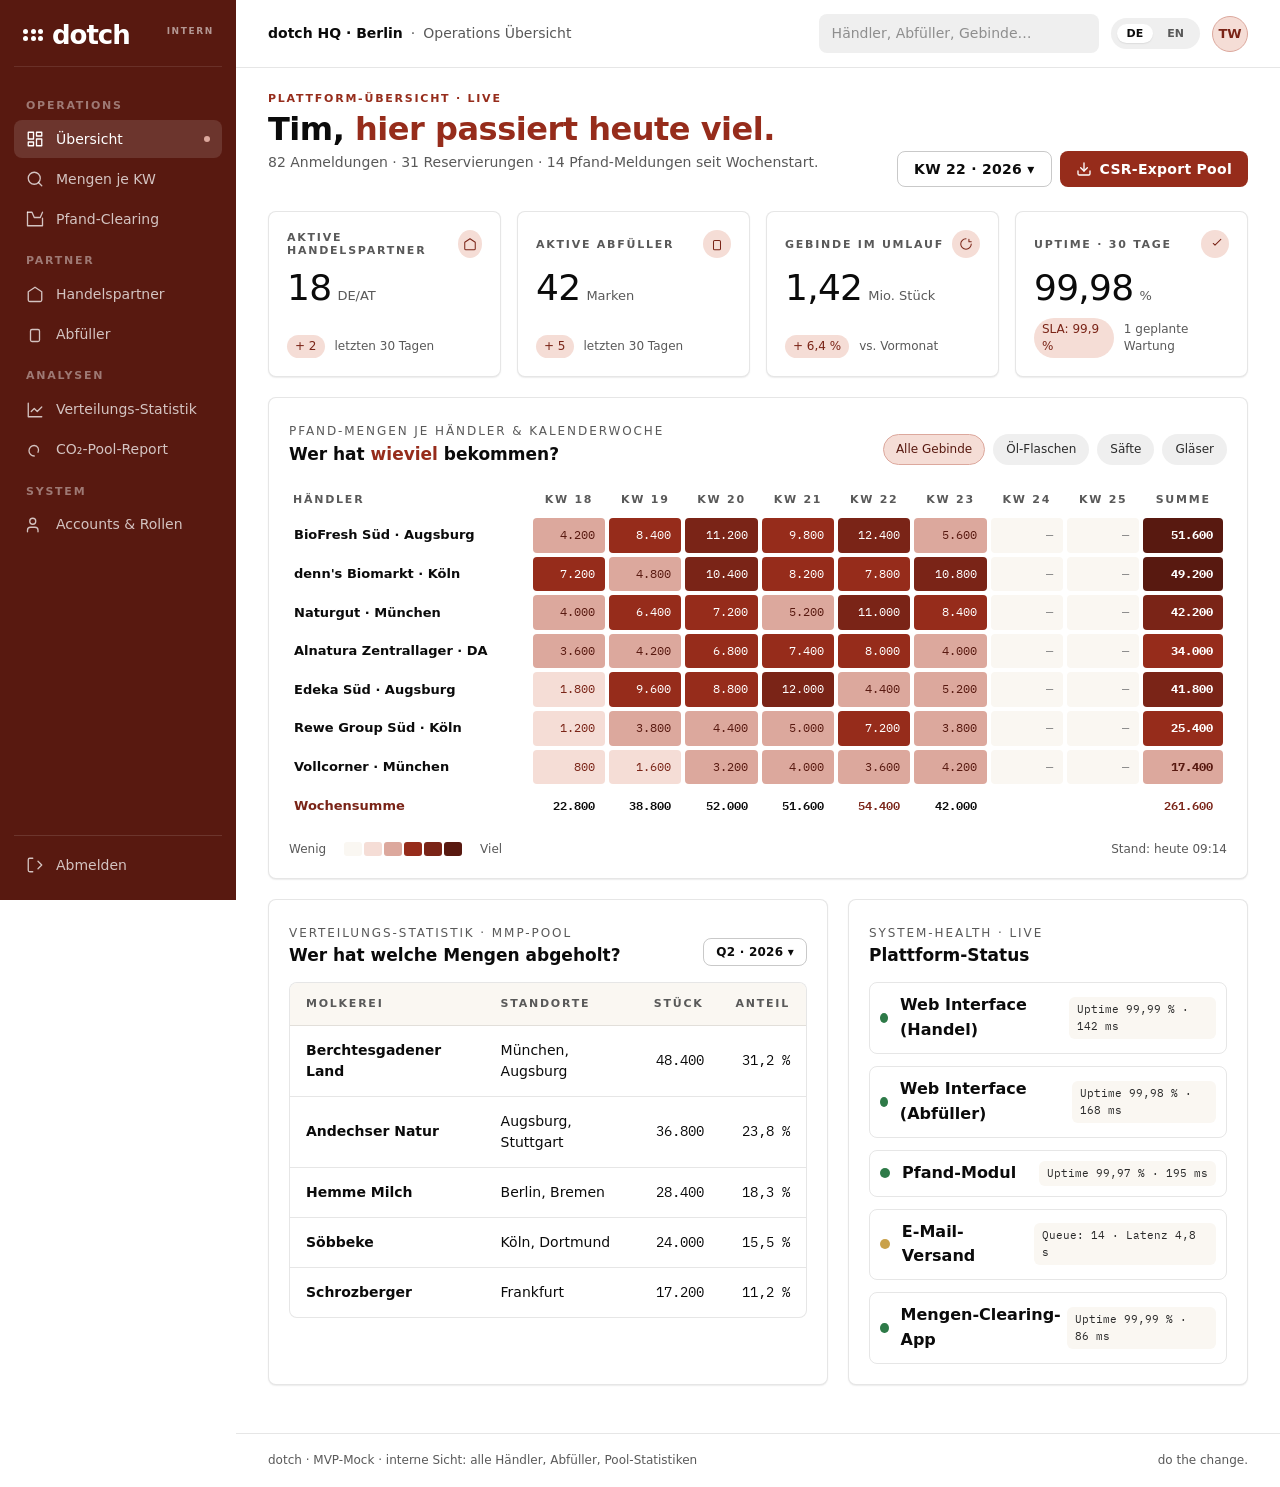
<file: dotch-intern.html>
<!DOCTYPE html>
<html lang="de">
<head>
<meta charset="utf-8">
<title>dotch · intern · Übersicht</title>
<meta name="viewport" content="width=device-width, initial-scale=1">
<link rel="stylesheet" href="assets/tokens.css">
<link rel="stylesheet" href="assets/app.css">
<script defer src="assets/app.js"></script>
<style>
  .heat td.cell { padding: 8px 10px; text-align: right; font-family: var(--font-mono); font-size: 12px; border-radius: 4px; }
  .heat .h0 { background: var(--c-paper-warm); color: var(--c-ink-300); }
  .heat .h1 { background: var(--c-red-100); color: var(--c-red-700); }
  .heat .h2 { background: var(--c-red-300); color: var(--c-red-800); }
  .heat .h3 { background: var(--c-red-600); color: #FFF; }
  .heat .h4 { background: var(--c-red-700); color: #FFF; }
  .heat .h5 { background: var(--c-red-800); color: #FFF; }
  .heat th { font: var(--t-eyebrow); color: var(--c-ink-500); padding: 8px; text-align: center; letter-spacing: var(--ls-eyebrow); text-transform: uppercase; }
  .heat td.name { font: 600 13px/1.2 var(--font-display); padding-right: 16px; white-space: nowrap; }
  .heat { min-width: 760px; }
</style>
</head>
<body>
<div class="app">

  <aside class="sidebar">
    <div class="brand">
      <span class="word"><span class="cluster"><i></i><i></i><i></i><i></i><i></i><i></i></span>dotch</span>
      <span class="tag">intern</span>
    </div>
    <nav>
      <span class="nav-section">Operations</span>
      <a href="dotch-intern.html" class="nav-item active">
        <svg class="ic" viewBox="0 0 24 24"><rect x="3" y="3" width="7" height="9"/><rect x="14" y="3" width="7" height="5"/><rect x="14" y="12" width="7" height="9"/><rect x="3" y="16" width="7" height="5"/></svg>
        Übersicht
      </a>
      <a href="#" class="nav-item">
        <svg class="ic" viewBox="0 0 24 24"><circle cx="11" cy="11" r="8"/><path d="M21 21l-4.35-4.35"/></svg>
        Mengen je KW
      </a>
      <a href="#" class="nav-item">
        <svg class="ic" viewBox="0 0 24 24"><path d="M2 3h6l3 7h8l3-7h.01"/><path d="M2 3v18h20V11"/></svg>
        Pfand-Clearing
      </a>

      <span class="nav-section">Partner</span>
      <a href="#" class="nav-item">
        <svg class="ic" viewBox="0 0 24 24"><path d="M3 9l9-6 9 6v11a2 2 0 0 1-2 2H5a2 2 0 0 1-2-2z"/></svg>
        Handelspartner
      </a>
      <a href="#" class="nav-item">
        <svg class="ic" viewBox="0 0 24 24"><rect x="6" y="6" width="12" height="16" rx="2"/></svg>
        Abfüller
      </a>

      <span class="nav-section">Analysen</span>
      <a href="#" class="nav-item">
        <svg class="ic" viewBox="0 0 24 24"><path d="M3 3v18h18"/><path d="M7 14l4-4 4 4 6-6"/></svg>
        Verteilungs-Statistik
      </a>
      <a href="abfueller-reporting.html" class="nav-item">
        <svg class="ic" viewBox="0 0 24 24"><path d="M11 20A7 7 0 0 1 4 13a7 7 0 0 1 7-7c2 0 4 1 5 3 1 2 1 4 0 6"/></svg>
        CO₂-Pool-Report
      </a>

      <span class="nav-section">System</span>
      <a href="admin-accounts.html" class="nav-item">
        <svg class="ic" viewBox="0 0 24 24"><circle cx="9" cy="7" r="4"/><path d="M16 21v-2a4 4 0 0 0-4-4H6a4 4 0 0 0-4 4v2"/></svg>
        Accounts & Rollen
      </a>
    </nav>
    <div class="bottom">
      <a href="index.html" class="nav-item">
        <svg class="ic" viewBox="0 0 24 24"><path d="M9 21H5a2 2 0 0 1-2-2V5a2 2 0 0 1 2-2h4"/><polyline points="16 17 21 12 16 7"/></svg>
        Abmelden
      </a>
    </div>
  </aside>

  <main class="main">

    <div class="topbar">
      <div class="crumbs"><strong>dotch HQ · Berlin</strong><span>·</span><span>Operations Übersicht</span></div>
      <div class="actions">
        <input class="search" type="search" placeholder="Händler, Abfüller, Gebinde…" />
        <div class="lang-pill"><button class="on">DE</button><button>EN</button></div>
        <span class="avatar">TW</span>
      </div>
    </div>

    <div class="content">

      <div class="page-head">
        <div>
          <span class="eyebrow">Plattform-Übersicht · live</span>
          <h1>Tim, <span class="accent">hier passiert heute viel.</span></h1>
          <p class="sub">82 Anmeldungen · 31 Reservierungen · 14 Pfand-Meldungen seit Wochenstart.</p>
        </div>
        <div class="right">
          <button class="btn btn-ghost">KW 22 · 2026 ▾</button>
          <button class="btn btn-primary">
            <svg class="ic" viewBox="0 0 24 24"><path d="M21 15v4a2 2 0 0 1-2 2H5a2 2 0 0 1-2-2v-4"/><polyline points="7 10 12 15 17 10"/><line x1="12" y1="15" x2="12" y2="3"/></svg>
            CSR-Export Pool
          </button>
        </div>
      </div>

      <!-- KPIs -->
      <div class="kpi-grid">
        <article class="kpi">
          <div class="head"><span class="label">Aktive Handelspartner</span>
            <span class="iconwrap"><svg class="ic" viewBox="0 0 24 24" style="width:14px;height:14px;"><path d="M3 9l9-6 9 6v11a2 2 0 0 1-2 2H5a2 2 0 0 1-2-2z"/></svg></span>
          </div>
          <div class="num"><span class="v">18</span><span class="u">DE/AT</span></div>
          <div class="foot"><span class="delta">+ 2</span><span>letzten 30 Tagen</span></div>
        </article>
        <article class="kpi">
          <div class="head"><span class="label">Aktive Abfüller</span>
            <span class="iconwrap"><svg class="ic" viewBox="0 0 24 24" style="width:14px;height:14px;"><rect x="6" y="6" width="12" height="16" rx="2"/></svg></span>
          </div>
          <div class="num"><span class="v">42</span><span class="u">Marken</span></div>
          <div class="foot"><span class="delta">+ 5</span><span>letzten 30 Tagen</span></div>
        </article>
        <article class="kpi">
          <div class="head"><span class="label">Gebinde im Umlauf</span>
            <span class="iconwrap"><svg class="ic" viewBox="0 0 24 24" style="width:14px;height:14px;"><path d="M21 12a9 9 0 0 1-9 9c-5 0-9-4-9-9s4-9 9-9"/><polyline points="17 4 17 8 21 8"/></svg></span>
          </div>
          <div class="num"><span class="v">1,42</span><span class="u">Mio. Stück</span></div>
          <div class="foot"><span class="delta">+ 6,4 %</span><span>vs. Vormonat</span></div>
        </article>
        <article class="kpi">
          <div class="head"><span class="label">Uptime · 30 Tage</span>
            <span class="iconwrap"><svg class="ic" viewBox="0 0 24 24" style="width:14px;height:14px;"><polyline points="9 11 12 14 22 4"/></svg></span>
          </div>
          <div class="num"><span class="v">99,98</span><span class="u">%</span></div>
          <div class="foot"><span class="delta">SLA: 99,9 %</span><span>1 geplante Wartung</span></div>
        </article>
      </div>

      <!-- Heatmap: Mengen je Händler × KW -->
      <section class="card">
        <div class="card-head">
          <div>
            <span class="meta">Pfand-Mengen je Händler & Kalenderwoche</span>
            <h3>Wer hat <span class="accent">wieviel</span> bekommen?</h3>
          </div>
          <div style="display:flex; gap:8px;">
            <button class="chip on">Alle Gebinde</button>
            <button class="chip">Öl-Flaschen</button>
            <button class="chip">Säfte</button>
            <button class="chip">Gläser</button>
          </div>
        </div>

        <table class="heat" style="width:100%; border-collapse: separate; border-spacing: 4px;">
          <thead>
            <tr>
              <th style="text-align:left; padding-left: 0;">Händler</th>
              <th>KW 18</th><th>KW 19</th><th>KW 20</th><th>KW 21</th>
              <th>KW 22</th><th>KW 23</th><th>KW 24</th><th>KW 25</th>
              <th>Summe</th>
            </tr>
          </thead>
          <tbody>
            <tr>
              <td class="name">BioFresh Süd · Augsburg</td>
              <td class="cell h2">4.200</td>
              <td class="cell h3">8.400</td>
              <td class="cell h4">11.200</td>
              <td class="cell h3">9.800</td>
              <td class="cell h4">12.400</td>
              <td class="cell h2">5.600</td>
              <td class="cell h0">—</td>
              <td class="cell h0">—</td>
              <td class="cell h5"><strong>51.600</strong></td>
            </tr>
            <tr>
              <td class="name">denn's Biomarkt · Köln</td>
              <td class="cell h3">7.200</td>
              <td class="cell h2">4.800</td>
              <td class="cell h4">10.400</td>
              <td class="cell h3">8.200</td>
              <td class="cell h3">7.800</td>
              <td class="cell h4">10.800</td>
              <td class="cell h0">—</td>
              <td class="cell h0">—</td>
              <td class="cell h5"><strong>49.200</strong></td>
            </tr>
            <tr>
              <td class="name">Naturgut · München</td>
              <td class="cell h2">4.000</td>
              <td class="cell h3">6.400</td>
              <td class="cell h3">7.200</td>
              <td class="cell h2">5.200</td>
              <td class="cell h4">11.000</td>
              <td class="cell h3">8.400</td>
              <td class="cell h0">—</td>
              <td class="cell h0">—</td>
              <td class="cell h4"><strong>42.200</strong></td>
            </tr>
            <tr>
              <td class="name">Alnatura Zentrallager · DA</td>
              <td class="cell h2">3.600</td>
              <td class="cell h2">4.200</td>
              <td class="cell h3">6.800</td>
              <td class="cell h3">7.400</td>
              <td class="cell h3">8.000</td>
              <td class="cell h2">4.000</td>
              <td class="cell h0">—</td>
              <td class="cell h0">—</td>
              <td class="cell h3"><strong>34.000</strong></td>
            </tr>
            <tr>
              <td class="name">Edeka Süd · Augsburg</td>
              <td class="cell h1">1.800</td>
              <td class="cell h3">9.600</td>
              <td class="cell h3">8.800</td>
              <td class="cell h4">12.000</td>
              <td class="cell h2">4.400</td>
              <td class="cell h2">5.200</td>
              <td class="cell h0">—</td>
              <td class="cell h0">—</td>
              <td class="cell h4"><strong>41.800</strong></td>
            </tr>
            <tr>
              <td class="name">Rewe Group Süd · Köln</td>
              <td class="cell h1">1.200</td>
              <td class="cell h2">3.800</td>
              <td class="cell h2">4.400</td>
              <td class="cell h2">5.000</td>
              <td class="cell h3">7.200</td>
              <td class="cell h2">3.800</td>
              <td class="cell h0">—</td>
              <td class="cell h0">—</td>
              <td class="cell h3"><strong>25.400</strong></td>
            </tr>
            <tr>
              <td class="name">Vollcorner · München</td>
              <td class="cell h1">800</td>
              <td class="cell h1">1.600</td>
              <td class="cell h2">3.200</td>
              <td class="cell h2">4.000</td>
              <td class="cell h2">3.600</td>
              <td class="cell h2">4.200</td>
              <td class="cell h0">—</td>
              <td class="cell h0">—</td>
              <td class="cell h2"><strong>17.400</strong></td>
            </tr>
            <tr style="border-top: 2px solid var(--c-line-strong);">
              <td class="name" style="color: var(--c-red-700);">Wochensumme</td>
              <td class="cell" style="font-weight:600;">22.800</td>
              <td class="cell" style="font-weight:600;">38.800</td>
              <td class="cell" style="font-weight:600;">52.000</td>
              <td class="cell" style="font-weight:600;">51.600</td>
              <td class="cell" style="font-weight:600; color: var(--c-red-700);">54.400</td>
              <td class="cell" style="font-weight:600;">42.000</td>
              <td class="cell"></td>
              <td class="cell"></td>
              <td class="cell" style="font-weight:600; color: var(--c-red-700);">261.600</td>
            </tr>
          </tbody>
        </table>

        <div style="display:flex; gap:18px; margin-top: 14px; font: var(--t-caption); color: var(--c-ink-500); align-items:center;">
          <span>Wenig</span>
          <div style="display:flex; gap:2px;">
            <span style="width:18px;height:14px;background:var(--c-paper-warm); border-radius: 3px;"></span>
            <span style="width:18px;height:14px;background:var(--c-red-100); border-radius: 3px;"></span>
            <span style="width:18px;height:14px;background:var(--c-red-300); border-radius: 3px;"></span>
            <span style="width:18px;height:14px;background:var(--c-red-600); border-radius: 3px;"></span>
            <span style="width:18px;height:14px;background:var(--c-red-700); border-radius: 3px;"></span>
            <span style="width:18px;height:14px;background:var(--c-red-800); border-radius: 3px;"></span>
          </div>
          <span>Viel</span>
          <span style="flex:1;"></span>
          <span>Stand: heute 09:14</span>
        </div>
      </section>

      <div class="two-col">

        <section class="card">
          <div class="card-head">
            <div>
              <span class="meta">Verteilungs-Statistik · MMP-Pool</span>
              <h3>Wer hat welche Mengen abgeholt?</h3>
            </div>
            <button class="btn btn-ghost btn-sm">Q2 · 2026 ▾</button>
          </div>
          <table class="data">
            <thead>
              <tr><th>Molkerei</th><th>Standorte</th><th class="num">Stück</th><th class="num">Anteil</th></tr>
            </thead>
            <tbody>
              <tr><td><strong>Berchtesgadener Land</strong></td><td>München, Augsburg</td><td class="num">48.400</td><td class="num">31,2 %</td></tr>
              <tr><td><strong>Andechser Natur</strong></td><td>Augsburg, Stuttgart</td><td class="num">36.800</td><td class="num">23,8 %</td></tr>
              <tr><td><strong>Hemme Milch</strong></td><td>Berlin, Bremen</td><td class="num">28.400</td><td class="num">18,3 %</td></tr>
              <tr><td><strong>Söbbeke</strong></td><td>Köln, Dortmund</td><td class="num">24.000</td><td class="num">15,5 %</td></tr>
              <tr><td><strong>Schrozberger</strong></td><td>Frankfurt</td><td class="num">17.200</td><td class="num">11,2 %</td></tr>
            </tbody>
          </table>
        </section>

        <section class="card">
          <div class="card-head">
            <div>
              <span class="meta">System-Health · live</span>
              <h3>Plattform-Status</h3>
            </div>
          </div>
          <div style="display:flex; flex-direction:column; gap: 12px;">
            <div class="flex between center-y" style="padding: 10px; border:1px solid var(--c-line); border-radius: var(--r-md);">
              <div class="flex gap-3 center-y">
                <span style="width:10px;height:10px;border-radius:50%;background: var(--c-success);"></span>
                <strong>Web Interface (Handel)</strong>
              </div>
              <span class="tag-mono">Uptime 99,99 % · 142 ms</span>
            </div>
            <div class="flex between center-y" style="padding: 10px; border:1px solid var(--c-line); border-radius: var(--r-md);">
              <div class="flex gap-3 center-y">
                <span style="width:10px;height:10px;border-radius:50%;background: var(--c-success);"></span>
                <strong>Web Interface (Abfüller)</strong>
              </div>
              <span class="tag-mono">Uptime 99,98 % · 168 ms</span>
            </div>
            <div class="flex between center-y" style="padding: 10px; border:1px solid var(--c-line); border-radius: var(--r-md);">
              <div class="flex gap-3 center-y">
                <span style="width:10px;height:10px;border-radius:50%;background: var(--c-success);"></span>
                <strong>Pfand-Modul</strong>
              </div>
              <span class="tag-mono">Uptime 99,97 % · 195 ms</span>
            </div>
            <div class="flex between center-y" style="padding: 10px; border:1px solid var(--c-line); border-radius: var(--r-md);">
              <div class="flex gap-3 center-y">
                <span style="width:10px;height:10px;border-radius:50%;background: var(--c-sand-500);"></span>
                <strong>E-Mail-Versand</strong>
              </div>
              <span class="tag-mono">Queue: 14 · Latenz 4,8 s</span>
            </div>
            <div class="flex between center-y" style="padding: 10px; border:1px solid var(--c-line); border-radius: var(--r-md);">
              <div class="flex gap-3 center-y">
                <span style="width:10px;height:10px;border-radius:50%;background: var(--c-success);"></span>
                <strong>Mengen-Clearing-App</strong>
              </div>
              <span class="tag-mono">Uptime 99,99 % · 86 ms</span>
            </div>
          </div>
        </section>

      </div>

    </div>

    <footer class="footer-thin">
      <span>dotch · MVP-Mock · interne Sicht: alle Händler, Abfüller, Pool-Statistiken</span>
      <span>do the change.</span>
    </footer>
  </main>
</div>
</body>
</html>
</file>
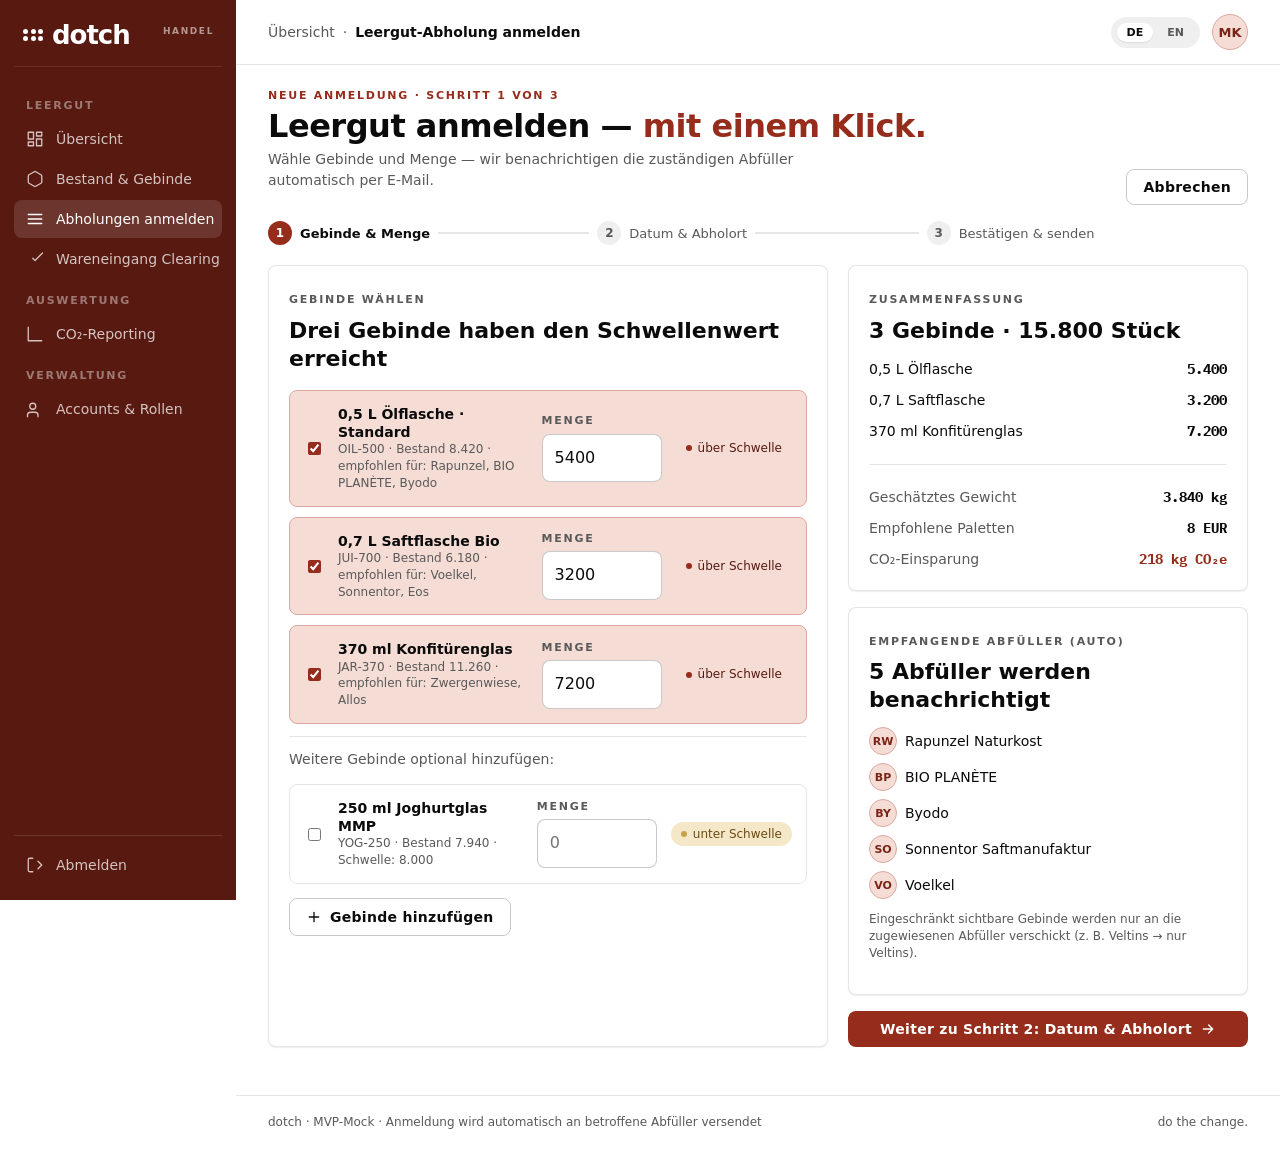
<file: handel-anmeldung.html>
<!DOCTYPE html>
<html lang="de">
<head>
<meta charset="utf-8">
<title>dotch · Handel · Leergut-Abholung anmelden</title>
<meta name="viewport" content="width=device-width, initial-scale=1">
<link rel="stylesheet" href="assets/tokens.css">
<link rel="stylesheet" href="assets/app.css">
<script defer src="assets/app.js"></script>
<style>
  .stepper { display: flex; gap: 8px; margin-top: -8px; }
  .stepper > div { flex: 1; display: flex; gap: 8px; align-items: center; min-width: 0; }
  .stepper .label { font: 600 13px/1.2 var(--font-sans); white-space: nowrap; overflow: hidden; text-overflow: ellipsis; min-width: 0; }
  .stepper .label.off { font-weight: 500; color: var(--c-ink-500); }
  .stepper .line { flex: 1; height: 2px; background: var(--c-line); }

  .gebinde-row {
    display: grid;
    grid-template-columns: auto 1fr auto auto;
    gap: 14px;
    padding: 14px;
    border: 1px solid var(--c-line);
    border-radius: var(--r-md);
    margin-bottom: 10px;
    align-items: center;
  }
  .gebinde-row.on { border-color: var(--c-red-300); background: var(--c-red-100); }
  .gebinde-row .menge { width: 120px; }

  @media (max-width: 640px) {
    .stepper { flex-direction: column; gap: 6px; }
    .stepper > div { flex: 0 0 auto; }
    .stepper .line { display: none; }
    .stepper .label { white-space: normal; }
    .gebinde-row {
      grid-template-columns: auto 1fr;
      gap: 10px 12px;
    }
    .gebinde-row .menge { width: 100%; grid-column: 1 / -1; }
    .gebinde-row .badge-cell { grid-column: 1 / -1; justify-self: start; }
  }
</style>
</head>
<body>
<div class="app">

  <aside class="sidebar">
    <div class="brand">
      <span class="word"><span class="cluster"><i></i><i></i><i></i><i></i><i></i><i></i></span>dotch</span>
      <span class="tag">handel</span>
    </div>
    <nav>
      <span class="nav-section">Leergut</span>
      <a href="handel-dashboard.html" class="nav-item">
        <svg class="ic" viewBox="0 0 24 24"><rect x="3" y="3" width="7" height="9"/><rect x="14" y="3" width="7" height="5"/><rect x="14" y="12" width="7" height="9"/><rect x="3" y="16" width="7" height="5"/></svg>
        Übersicht
      </a>
      <a href="handel-bestand.html" class="nav-item">
        <svg class="ic" viewBox="0 0 24 24"><path d="M21 16V8a2 2 0 0 0-1-1.73l-7-4a2 2 0 0 0-2 0l-7 4A2 2 0 0 0 3 8v8a2 2 0 0 0 1 1.73l7 4a2 2 0 0 0 2 0l7-4A2 2 0 0 0 21 16z"/></svg>
        Bestand & Gebinde
      </a>
      <a href="handel-anmeldung.html" class="nav-item active">
        <svg class="ic" viewBox="0 0 24 24"><path d="M3 6h18M3 12h18M3 18h18"/></svg>
        Abholungen anmelden
      </a>
      <a href="clearing-app.html" class="nav-item">
        <svg class="ic" viewBox="0 0 24 24"><polyline points="9 11 12 14 22 4"/></svg>
        Wareneingang Clearing
      </a>
      <span class="nav-section">Auswertung</span>
      <a href="abfueller-reporting.html" class="nav-item">
        <svg class="ic" viewBox="0 0 24 24"><path d="M3 3v18h18"/></svg>
        CO₂-Reporting
      </a>
      <span class="nav-section">Verwaltung</span>
      <a href="admin-accounts.html" class="nav-item">
        <svg class="ic" viewBox="0 0 24 24"><circle cx="9" cy="7" r="4"/><path d="M16 21v-2a4 4 0 0 0-4-4H6a4 4 0 0 0-4 4v2"/></svg>
        Accounts & Rollen
      </a>
    </nav>
    <div class="bottom">
      <a href="index.html" class="nav-item">
        <svg class="ic" viewBox="0 0 24 24"><path d="M9 21H5a2 2 0 0 1-2-2V5a2 2 0 0 1 2-2h4"/><polyline points="16 17 21 12 16 7"/></svg>
        Abmelden
      </a>
    </div>
  </aside>

  <main class="main">

    <div class="topbar">
      <div class="crumbs">
        <a href="handel-dashboard.html" style="color: var(--c-ink-500);">Übersicht</a>
        <span>·</span>
        <strong>Leergut-Abholung anmelden</strong>
      </div>
      <div class="actions">
        <div class="lang-pill"><button class="on">DE</button><button>EN</button></div>
        <span class="avatar">MK</span>
      </div>
    </div>

    <div class="content">

      <div class="page-head">
        <div>
          <span class="eyebrow">Neue Anmeldung · Schritt 1 von 3</span>
          <h1>Leergut anmelden — <span class="accent">mit einem Klick.</span></h1>
          <p class="sub">Wähle Gebinde und Menge — wir benachrichtigen die zuständigen Abfüller automatisch per E-Mail.</p>
        </div>
        <div class="right">
          <a class="btn btn-ghost" href="handel-dashboard.html">Abbrechen</a>
        </div>
      </div>

      <!-- Stepper -->
      <div class="stepper">
        <div>
          <span style="width:24px; height:24px; border-radius:50%; background: var(--c-red-600); color:#FFF; font: 600 12px/1 var(--font-sans); display:inline-flex; align-items:center; justify-content:center; flex-shrink:0;">1</span>
          <span class="label">Gebinde & Menge</span>
          <span class="line"></span>
        </div>
        <div>
          <span style="width:24px; height:24px; border-radius:50%; background: var(--c-paper-deep); color: var(--c-ink-500); font: 600 12px/1 var(--font-sans); display:inline-flex; align-items:center; justify-content:center; flex-shrink:0;">2</span>
          <span class="label off">Datum & Abholort</span>
          <span class="line"></span>
        </div>
        <div>
          <span style="width:24px; height:24px; border-radius:50%; background: var(--c-paper-deep); color: var(--c-ink-500); font: 600 12px/1 var(--font-sans); display:inline-flex; align-items:center; justify-content:center; flex-shrink:0;">3</span>
          <span class="label off">Bestätigen & senden</span>
        </div>
      </div>

      <div class="two-col">

        <!-- Linke Seite: Formular -->
        <section class="card">
          <span class="meta" style="font: var(--t-eyebrow); letter-spacing: var(--ls-eyebrow); text-transform: uppercase; color: var(--c-ink-500);">Gebinde wählen</span>
          <h3 style="margin: 6px 0 18px;">Drei Gebinde haben den Schwellenwert erreicht</h3>

          <!-- Gebinde 1 -->
          <article class="gebinde-row on">
            <input type="checkbox" checked style="accent-color: var(--c-red-600);">
            <div>
              <div style="font: 600 14px/1.3 var(--font-display);">0,5 L Ölflasche · Standard</div>
              <div class="muted" style="font: var(--t-caption);">OIL-500 · Bestand 8.420 · empfohlen für: Rapunzel, BIO PLANÈTE, Byodo</div>
            </div>
            <div class="field menge">
              <label>Menge</label>
              <input type="number" value="5400">
            </div>
            <span class="badge ok badge-cell"><span class="dot"></span>über Schwelle</span>
          </article>

          <!-- Gebinde 2 -->
          <article class="gebinde-row on">
            <input type="checkbox" checked style="accent-color: var(--c-red-600);">
            <div>
              <div style="font: 600 14px/1.3 var(--font-display);">0,7 L Saftflasche Bio</div>
              <div class="muted" style="font: var(--t-caption);">JUI-700 · Bestand 6.180 · empfohlen für: Voelkel, Sonnentor, Eos</div>
            </div>
            <div class="field menge">
              <label>Menge</label>
              <input type="number" value="3200">
            </div>
            <span class="badge ok badge-cell"><span class="dot"></span>über Schwelle</span>
          </article>

          <!-- Gebinde 3 -->
          <article class="gebinde-row on">
            <input type="checkbox" checked style="accent-color: var(--c-red-600);">
            <div>
              <div style="font: 600 14px/1.3 var(--font-display);">370 ml Konfitürenglas</div>
              <div class="muted" style="font: var(--t-caption);">JAR-370 · Bestand 11.260 · empfohlen für: Zwergenwiese, Allos</div>
            </div>
            <div class="field menge">
              <label>Menge</label>
              <input type="number" value="7200">
            </div>
            <span class="badge ok badge-cell"><span class="dot"></span>über Schwelle</span>
          </article>

          <hr>

          <p class="muted" style="font: var(--t-small);">Weitere Gebinde optional hinzufügen:</p>
          <article class="gebinde-row">
            <input type="checkbox" style="accent-color: var(--c-red-600);">
            <div>
              <div style="font: 600 14px/1.3 var(--font-display);">250 ml Joghurtglas MMP</div>
              <div class="muted" style="font: var(--t-caption);">YOG-250 · Bestand 7.940 · Schwelle: 8.000</div>
            </div>
            <div class="field menge">
              <label>Menge</label>
              <input type="number" placeholder="0">
            </div>
            <span class="badge warn badge-cell"><span class="dot"></span>unter Schwelle</span>
          </article>

          <button class="btn btn-ghost" style="margin-top: 4px;">
            <svg class="ic" viewBox="0 0 24 24"><path d="M12 5v14M5 12h14"/></svg>
            Gebinde hinzufügen
          </button>

        </section>

        <!-- Rechte Seite: Summary -->
        <aside style="display:flex; flex-direction:column; gap:16px;">

          <section class="card">
            <span class="meta" style="font: var(--t-eyebrow); letter-spacing: var(--ls-eyebrow); text-transform:uppercase; color: var(--c-ink-500);">Zusammenfassung</span>
            <h3 style="margin: 6px 0 14px;">3 Gebinde · 15.800 Stück</h3>

            <div style="display:flex; flex-direction:column; gap:10px; font: var(--t-small);">
              <div class="flex between"><span>0,5 L Ölflasche</span><strong class="mono">5.400</strong></div>
              <div class="flex between"><span>0,7 L Saftflasche</span><strong class="mono">3.200</strong></div>
              <div class="flex between"><span>370 ml Konfitürenglas</span><strong class="mono">7.200</strong></div>
              <hr>
              <div class="flex between"><span class="muted">Geschätztes Gewicht</span><strong class="mono">3.840 kg</strong></div>
              <div class="flex between"><span class="muted">Empfohlene Paletten</span><strong class="mono">8 EUR</strong></div>
              <div class="flex between"><span class="muted">CO₂-Einsparung</span><strong class="mono" style="color: var(--c-red-600);">218 kg CO₂e</strong></div>
            </div>
          </section>

          <section class="card">
            <span class="meta" style="font: var(--t-eyebrow); letter-spacing: var(--ls-eyebrow); text-transform:uppercase; color: var(--c-ink-500);">Empfangende Abfüller (auto)</span>
            <h3 style="margin: 6px 0 14px;">5 Abfüller werden benachrichtigt</h3>
            <div style="display:flex; flex-direction:column; gap: 8px; font: var(--t-small);">
              <div class="flex gap-2 center-y"><span class="avatar" style="width:28px;height:28px;font-size:11px;">RW</span> Rapunzel Naturkost</div>
              <div class="flex gap-2 center-y"><span class="avatar" style="width:28px;height:28px;font-size:11px;">BP</span> BIO PLANÈTE</div>
              <div class="flex gap-2 center-y"><span class="avatar" style="width:28px;height:28px;font-size:11px;">BY</span> Byodo</div>
              <div class="flex gap-2 center-y"><span class="avatar" style="width:28px;height:28px;font-size:11px;">SO</span> Sonnentor Saftmanufaktur</div>
              <div class="flex gap-2 center-y"><span class="avatar" style="width:28px;height:28px;font-size:11px;">VO</span> Voelkel</div>
            </div>
            <p class="muted" style="font: var(--t-caption); margin-top: 12px;">
              Eingeschränkt sichtbare Gebinde werden nur an die zugewiesenen Abfüller verschickt (z. B. Veltins → nur Veltins).
            </p>
          </section>

          <button class="btn btn-primary" style="justify-content:center;">
            Weiter zu Schritt 2: Datum & Abholort
            <svg class="ic" viewBox="0 0 24 24"><path d="M5 12h14M13 6l6 6-6 6"/></svg>
          </button>
        </aside>

      </div>

    </div>

    <footer class="footer-thin">
      <span>dotch · MVP-Mock · Anmeldung wird automatisch an betroffene Abfüller versendet</span>
      <span>do the change.</span>
    </footer>
  </main>
</div>
</body>
</html>
</file>
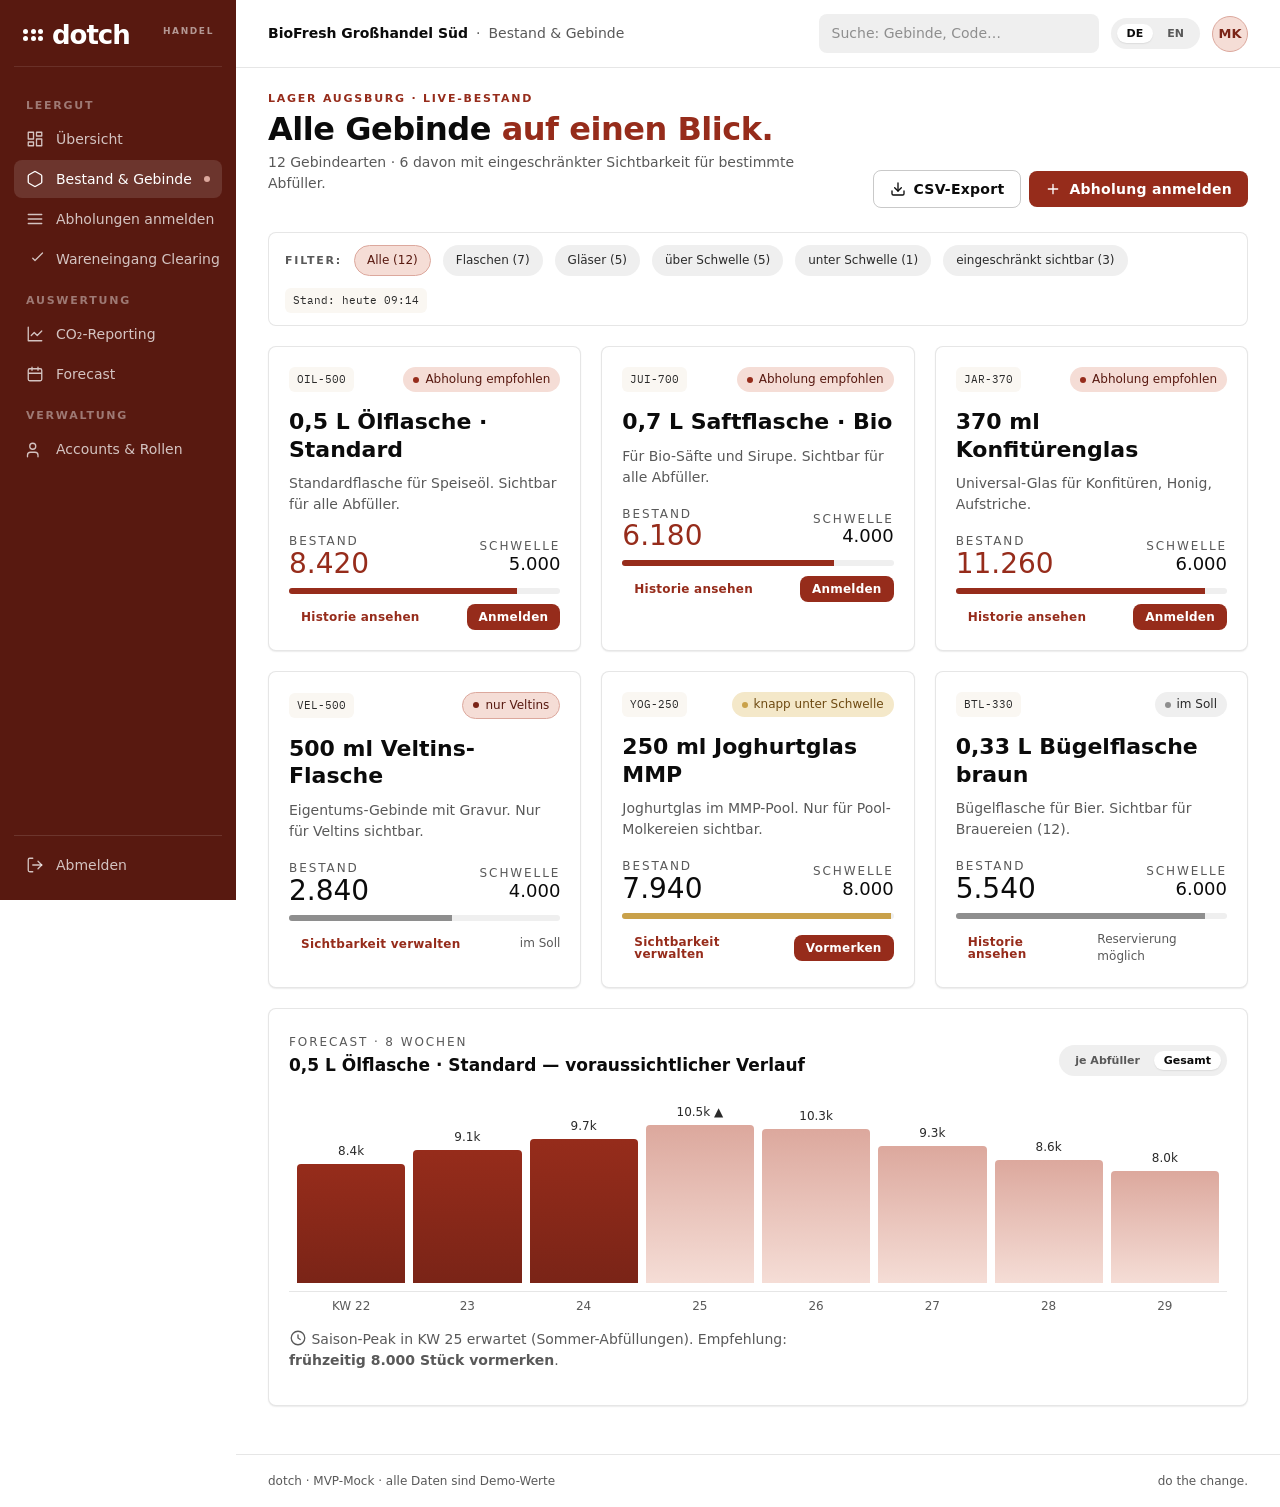
<file: handel-bestand.html>
<!DOCTYPE html>
<html lang="de">
<head>
<meta charset="utf-8">
<title>dotch · Handel · Bestand & Gebinde</title>
<meta name="viewport" content="width=device-width, initial-scale=1">
<link rel="stylesheet" href="assets/tokens.css">
<link rel="stylesheet" href="assets/app.css">
<script defer src="assets/app.js"></script>
</head>
<body>
<div class="app">

  <aside class="sidebar">
    <div class="brand">
      <span class="word"><span class="cluster"><i></i><i></i><i></i><i></i><i></i><i></i></span>dotch</span>
      <span class="tag">handel</span>
    </div>
    <nav>
      <span class="nav-section">Leergut</span>
      <a href="handel-dashboard.html" class="nav-item">
        <svg class="ic" viewBox="0 0 24 24"><rect x="3" y="3" width="7" height="9"/><rect x="14" y="3" width="7" height="5"/><rect x="14" y="12" width="7" height="9"/><rect x="3" y="16" width="7" height="5"/></svg>
        Übersicht
      </a>
      <a href="handel-bestand.html" class="nav-item active">
        <svg class="ic" viewBox="0 0 24 24"><path d="M21 16V8a2 2 0 0 0-1-1.73l-7-4a2 2 0 0 0-2 0l-7 4A2 2 0 0 0 3 8v8a2 2 0 0 0 1 1.73l7 4a2 2 0 0 0 2 0l7-4A2 2 0 0 0 21 16z"/></svg>
        Bestand & Gebinde
      </a>
      <a href="handel-anmeldung.html" class="nav-item">
        <svg class="ic" viewBox="0 0 24 24"><path d="M3 6h18M3 12h18M3 18h18"/></svg>
        Abholungen anmelden
      </a>
      <a href="clearing-app.html" class="nav-item">
        <svg class="ic" viewBox="0 0 24 24"><polyline points="9 11 12 14 22 4"/></svg>
        Wareneingang Clearing
      </a>
      <span class="nav-section">Auswertung</span>
      <a href="abfueller-reporting.html" class="nav-item">
        <svg class="ic" viewBox="0 0 24 24"><path d="M3 3v18h18"/><path d="M7 14l4-4 4 4 6-6"/></svg>
        CO₂-Reporting
      </a>
      <a href="#" class="nav-item">
        <svg class="ic" viewBox="0 0 24 24"><path d="M8 7V3M16 7V3M3 11h18M5 5h14a2 2 0 0 1 2 2v12a2 2 0 0 1-2 2H5a2 2 0 0 1-2-2V7a2 2 0 0 1 2-2z"/></svg>
        Forecast
      </a>
      <span class="nav-section">Verwaltung</span>
      <a href="admin-accounts.html" class="nav-item">
        <svg class="ic" viewBox="0 0 24 24"><circle cx="9" cy="7" r="4"/><path d="M16 21v-2a4 4 0 0 0-4-4H6a4 4 0 0 0-4 4v2"/></svg>
        Accounts & Rollen
      </a>
    </nav>
    <div class="bottom">
      <a href="index.html" class="nav-item">
        <svg class="ic" viewBox="0 0 24 24"><path d="M9 21H5a2 2 0 0 1-2-2V5a2 2 0 0 1 2-2h4"/><polyline points="16 17 21 12 16 7"/><line x1="21" y1="12" x2="9" y2="12"/></svg>
        Abmelden
      </a>
    </div>
  </aside>

  <main class="main">

    <div class="topbar">
      <div class="crumbs"><strong>BioFresh Großhandel Süd</strong><span>·</span><span>Bestand & Gebinde</span></div>
      <div class="actions">
        <input class="search" type="search" placeholder="Suche: Gebinde, Code…" />
        <div class="lang-pill"><button class="on">DE</button><button>EN</button></div>
        <span class="avatar">MK</span>
      </div>
    </div>

    <div class="content">

      <div class="page-head">
        <div>
          <span class="eyebrow">Lager Augsburg · Live-Bestand</span>
          <h1>Alle Gebinde <span class="accent">auf einen Blick.</span></h1>
          <p class="sub">12 Gebindearten · 6 davon mit eingeschränkter Sichtbarkeit für bestimmte Abfüller.</p>
        </div>
        <div class="right">
          <button class="btn btn-ghost">
            <svg class="ic" viewBox="0 0 24 24"><path d="M21 15v4a2 2 0 0 1-2 2H5a2 2 0 0 1-2-2v-4"/><polyline points="7 10 12 15 17 10"/><line x1="12" y1="15" x2="12" y2="3"/></svg>
            CSV-Export
          </button>
          <a class="btn btn-primary" href="handel-anmeldung.html">
            <svg class="ic" viewBox="0 0 24 24"><path d="M12 5v14M5 12h14"/></svg>
            Abholung anmelden
          </a>
        </div>
      </div>

      <!-- Toolbar / Filter -->
      <div class="toolbar">
        <strong style="font: var(--t-eyebrow); letter-spacing: var(--ls-eyebrow); text-transform:uppercase; color: var(--c-ink-500);">Filter:</strong>
        <button class="chip on">Alle (12)</button>
        <button class="chip">Flaschen (7)</button>
        <button class="chip">Gläser (5)</button>
        <button class="chip">über Schwelle (5)</button>
        <button class="chip">unter Schwelle (1)</button>
        <button class="chip">eingeschränkt sichtbar (3)</button>
        <span style="flex:1;"></span>
        <span class="tag-mono">Stand: heute 09:14</span>
      </div>

      <!-- Gebinde-Karten Galerie -->
      <div class="three-col">
        <article class="card" style="display:flex; flex-direction:column; gap:10px;">
          <div class="flex between center-y">
            <span class="tag-mono">OIL-500</span>
            <span class="badge ok"><span class="dot"></span>Abholung empfohlen</span>
          </div>
          <h3 style="margin: 6px 0 0;">0,5 L Ölflasche · Standard</h3>
          <p class="muted" style="font: var(--t-small); margin: 0;">Standardflasche für Speiseöl. Sichtbar für alle Abfüller.</p>
          <div class="flex between center-y" style="margin-top:8px;">
            <div>
              <div class="muted" style="font: var(--t-caption); text-transform: uppercase; letter-spacing: var(--ls-eyebrow);">Bestand</div>
              <div style="font: 500 28px/1 var(--font-display); color: var(--c-red-600);">8.420</div>
            </div>
            <div class="right">
              <div class="muted" style="font: var(--t-caption); text-transform: uppercase; letter-spacing: var(--ls-eyebrow);">Schwelle</div>
              <div style="font: 500 18px/1 var(--font-display);">5.000</div>
            </div>
          </div>
          <div style="height:6px; background: var(--c-paper-deep); border-radius: var(--r-pill); overflow:hidden;">
            <div style="width: 84%; height: 100%; background: var(--c-red-600);"></div>
          </div>
          <div class="flex between center-y">
            <a class="btn-text btn btn-sm" href="#">Historie ansehen</a>
            <a class="btn btn-primary btn-sm" href="handel-anmeldung.html">Anmelden</a>
          </div>
        </article>

        <article class="card" style="display:flex; flex-direction:column; gap:10px;">
          <div class="flex between center-y">
            <span class="tag-mono">JUI-700</span>
            <span class="badge ok"><span class="dot"></span>Abholung empfohlen</span>
          </div>
          <h3 style="margin: 6px 0 0;">0,7 L Saftflasche · Bio</h3>
          <p class="muted" style="font: var(--t-small); margin: 0;">Für Bio-Säfte und Sirupe. Sichtbar für alle Abfüller.</p>
          <div class="flex between center-y" style="margin-top:8px;">
            <div>
              <div class="muted" style="font: var(--t-caption); text-transform: uppercase; letter-spacing: var(--ls-eyebrow);">Bestand</div>
              <div style="font: 500 28px/1 var(--font-display); color: var(--c-red-600);">6.180</div>
            </div>
            <div class="right">
              <div class="muted" style="font: var(--t-caption); text-transform: uppercase; letter-spacing: var(--ls-eyebrow);">Schwelle</div>
              <div style="font: 500 18px/1 var(--font-display);">4.000</div>
            </div>
          </div>
          <div style="height:6px; background: var(--c-paper-deep); border-radius: var(--r-pill); overflow:hidden;">
            <div style="width: 78%; height: 100%; background: var(--c-red-600);"></div>
          </div>
          <div class="flex between center-y">
            <a class="btn-text btn btn-sm" href="#">Historie ansehen</a>
            <a class="btn btn-primary btn-sm" href="handel-anmeldung.html">Anmelden</a>
          </div>
        </article>

        <article class="card" style="display:flex; flex-direction:column; gap:10px;">
          <div class="flex between center-y">
            <span class="tag-mono">JAR-370</span>
            <span class="badge ok"><span class="dot"></span>Abholung empfohlen</span>
          </div>
          <h3 style="margin: 6px 0 0;">370 ml Konfitürenglas</h3>
          <p class="muted" style="font: var(--t-small); margin: 0;">Universal-Glas für Konfitüren, Honig, Aufstriche.</p>
          <div class="flex between center-y" style="margin-top:8px;">
            <div>
              <div class="muted" style="font: var(--t-caption); text-transform: uppercase; letter-spacing: var(--ls-eyebrow);">Bestand</div>
              <div style="font: 500 28px/1 var(--font-display); color: var(--c-red-600);">11.260</div>
            </div>
            <div class="right">
              <div class="muted" style="font: var(--t-caption); text-transform: uppercase; letter-spacing: var(--ls-eyebrow);">Schwelle</div>
              <div style="font: 500 18px/1 var(--font-display);">6.000</div>
            </div>
          </div>
          <div style="height:6px; background: var(--c-paper-deep); border-radius: var(--r-pill); overflow:hidden;">
            <div style="width: 92%; height: 100%; background: var(--c-red-600);"></div>
          </div>
          <div class="flex between center-y">
            <a class="btn-text btn btn-sm" href="#">Historie ansehen</a>
            <a class="btn btn-primary btn-sm" href="handel-anmeldung.html">Anmelden</a>
          </div>
        </article>

        <article class="card" style="display:flex; flex-direction:column; gap:10px;">
          <div class="flex between center-y">
            <span class="tag-mono">VEL-500</span>
            <span class="badge info"><span class="dot"></span>nur Veltins</span>
          </div>
          <h3 style="margin: 6px 0 0;">500 ml Veltins-Flasche</h3>
          <p class="muted" style="font: var(--t-small); margin: 0;">Eigentums-Gebinde mit Gravur. Nur für Veltins sichtbar.</p>
          <div class="flex between center-y" style="margin-top:8px;">
            <div>
              <div class="muted" style="font: var(--t-caption); text-transform: uppercase; letter-spacing: var(--ls-eyebrow);">Bestand</div>
              <div style="font: 500 28px/1 var(--font-display);">2.840</div>
            </div>
            <div class="right">
              <div class="muted" style="font: var(--t-caption); text-transform: uppercase; letter-spacing: var(--ls-eyebrow);">Schwelle</div>
              <div style="font: 500 18px/1 var(--font-display);">4.000</div>
            </div>
          </div>
          <div style="height:6px; background: var(--c-paper-deep); border-radius: var(--r-pill); overflow:hidden;">
            <div style="width: 60%; height: 100%; background: var(--c-ink-300);"></div>
          </div>
          <div class="flex between center-y">
            <a class="btn-text btn btn-sm" href="#">Sichtbarkeit verwalten</a>
            <span class="muted" style="font: var(--t-caption);">im Soll</span>
          </div>
        </article>

        <article class="card" style="display:flex; flex-direction:column; gap:10px;">
          <div class="flex between center-y">
            <span class="tag-mono">YOG-250</span>
            <span class="badge warn"><span class="dot"></span>knapp unter Schwelle</span>
          </div>
          <h3 style="margin: 6px 0 0;">250 ml Joghurtglas MMP</h3>
          <p class="muted" style="font: var(--t-small); margin: 0;">Joghurtglas im MMP-Pool. Nur für Pool-Molkereien sichtbar.</p>
          <div class="flex between center-y" style="margin-top:8px;">
            <div>
              <div class="muted" style="font: var(--t-caption); text-transform: uppercase; letter-spacing: var(--ls-eyebrow);">Bestand</div>
              <div style="font: 500 28px/1 var(--font-display);">7.940</div>
            </div>
            <div class="right">
              <div class="muted" style="font: var(--t-caption); text-transform: uppercase; letter-spacing: var(--ls-eyebrow);">Schwelle</div>
              <div style="font: 500 18px/1 var(--font-display);">8.000</div>
            </div>
          </div>
          <div style="height:6px; background: var(--c-paper-deep); border-radius: var(--r-pill); overflow:hidden;">
            <div style="width: 99%; height: 100%; background: var(--c-sand-500);"></div>
          </div>
          <div class="flex between center-y">
            <a class="btn-text btn btn-sm" href="#">Sichtbarkeit verwalten</a>
            <a class="btn btn-primary btn-sm" href="handel-anmeldung.html">Vormerken</a>
          </div>
        </article>

        <article class="card" style="display:flex; flex-direction:column; gap:10px;">
          <div class="flex between center-y">
            <span class="tag-mono">BTL-330</span>
            <span class="badge mute"><span class="dot"></span>im Soll</span>
          </div>
          <h3 style="margin: 6px 0 0;">0,33 L Bügelflasche braun</h3>
          <p class="muted" style="font: var(--t-small); margin: 0;">Bügelflasche für Bier. Sichtbar für Brauereien (12).</p>
          <div class="flex between center-y" style="margin-top:8px;">
            <div>
              <div class="muted" style="font: var(--t-caption); text-transform: uppercase; letter-spacing: var(--ls-eyebrow);">Bestand</div>
              <div style="font: 500 28px/1 var(--font-display);">5.540</div>
            </div>
            <div class="right">
              <div class="muted" style="font: var(--t-caption); text-transform: uppercase; letter-spacing: var(--ls-eyebrow);">Schwelle</div>
              <div style="font: 500 18px/1 var(--font-display);">6.000</div>
            </div>
          </div>
          <div style="height:6px; background: var(--c-paper-deep); border-radius: var(--r-pill); overflow:hidden;">
            <div style="width: 92%; height: 100%; background: var(--c-ink-300);"></div>
          </div>
          <div class="flex between center-y">
            <a class="btn-text btn btn-sm" href="#">Historie ansehen</a>
            <span class="muted" style="font: var(--t-caption);">Reservierung möglich</span>
          </div>
        </article>
      </div>

      <!-- Forecast-Karte -->
      <section class="card">
        <div class="card-head">
          <div>
            <span class="meta">Forecast · 8 Wochen</span>
            <h3>0,5 L Ölflasche · Standard — voraussichtlicher Verlauf</h3>
          </div>
          <div class="lang-pill" style="background: var(--c-paper-deep);">
            <button>je Abfüller</button>
            <button class="on">Gesamt</button>
          </div>
        </div>
        <div class="bars">
          <div class="bar"     style="height: 68%;" data-val="8.4k"></div>
          <div class="bar"     style="height: 76%;" data-val="9.1k"></div>
          <div class="bar"     style="height: 82%;" data-val="9.7k"></div>
          <div class="bar alt" style="height: 90%;" data-val="10.5k ▲"></div>
          <div class="bar alt" style="height: 88%;" data-val="10.3k"></div>
          <div class="bar alt" style="height: 78%;" data-val="9.3k"></div>
          <div class="bar alt" style="height: 70%;" data-val="8.6k"></div>
          <div class="bar alt" style="height: 64%;" data-val="8.0k"></div>
        </div>
        <div class="bars-x" style="--cols: 8;">
          <span>KW 22</span><span>23</span><span>24</span><span>25</span><span>26</span><span>27</span><span>28</span><span>29</span>
        </div>
        <p class="muted" style="font: var(--t-small); margin-top: 14px;">
          <svg class="ic" viewBox="0 0 24 24" style="vertical-align: -3px;"><circle cx="12" cy="12" r="9"/><path d="M12 8v4l3 2"/></svg>
          Saison-Peak in KW 25 erwartet (Sommer-Abfüllungen). Empfehlung: <strong>frühzeitig 8.000 Stück vormerken</strong>.
        </p>
      </section>

    </div>

    <footer class="footer-thin">
      <span>dotch · MVP-Mock · alle Daten sind Demo-Werte</span>
      <span>do the change.</span>
    </footer>
  </main>
</div>
</body>
</html>
</file>
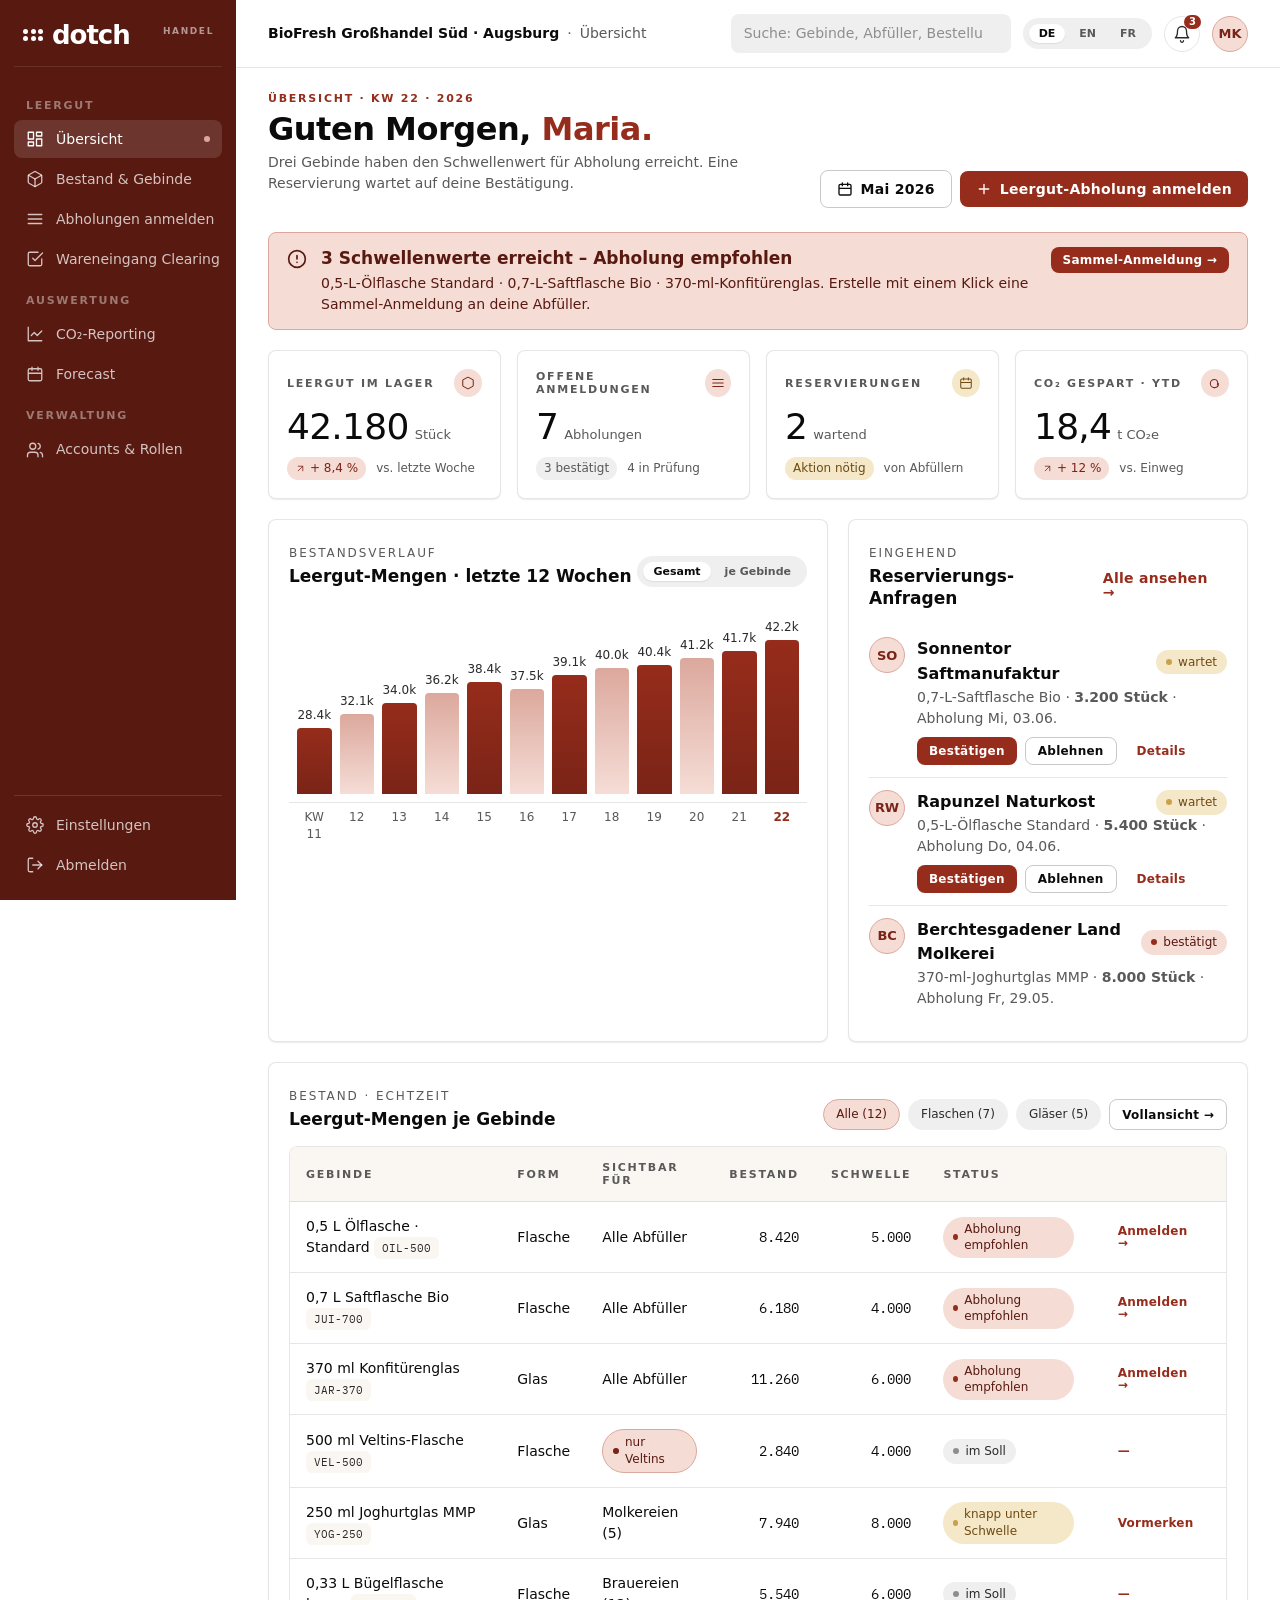
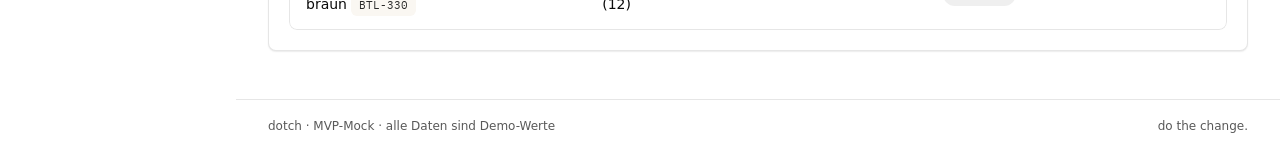
<file: handel-dashboard.html>
<!DOCTYPE html>
<html lang="de">
<head>
<meta charset="utf-8">
<title>dotch · Handel · Übersicht</title>
<meta name="viewport" content="width=device-width, initial-scale=1">
<link rel="stylesheet" href="assets/tokens.css">
<link rel="stylesheet" href="assets/app.css">
<script defer src="assets/app.js"></script>
</head>
<body>
<div class="app">

  <!-- ============ SIDEBAR ============ -->
  <aside class="sidebar">
    <div class="brand">
      <span class="word">
        <span class="cluster"><i></i><i></i><i></i><i></i><i></i><i></i></span>
        dotch
      </span>
      <span class="tag">handel</span>
    </div>
    <nav>
      <span class="nav-section">Leergut</span>
      <a href="handel-dashboard.html" class="nav-item active">
        <svg class="ic" viewBox="0 0 24 24"><rect x="3" y="3" width="7" height="9"/><rect x="14" y="3" width="7" height="5"/><rect x="14" y="12" width="7" height="9"/><rect x="3" y="16" width="7" height="5"/></svg>
        Übersicht
      </a>
      <a href="handel-bestand.html" class="nav-item">
        <svg class="ic" viewBox="0 0 24 24"><path d="M21 16V8a2 2 0 0 0-1-1.73l-7-4a2 2 0 0 0-2 0l-7 4A2 2 0 0 0 3 8v8a2 2 0 0 0 1 1.73l7 4a2 2 0 0 0 2 0l7-4A2 2 0 0 0 21 16z"/><path d="M3.27 6.96L12 12.01l8.73-5.05"/><path d="M12 22.08V12"/></svg>
        Bestand & Gebinde
      </a>
      <a href="handel-anmeldung.html" class="nav-item">
        <svg class="ic" viewBox="0 0 24 24"><path d="M3 6h18M3 12h18M3 18h18"/></svg>
        Abholungen anmelden
      </a>
      <a href="clearing-app.html" class="nav-item">
        <svg class="ic" viewBox="0 0 24 24"><polyline points="9 11 12 14 22 4"/><path d="M21 12v7a2 2 0 0 1-2 2H5a2 2 0 0 1-2-2V5a2 2 0 0 1 2-2h11"/></svg>
        Wareneingang Clearing
      </a>

      <span class="nav-section">Auswertung</span>
      <a href="abfueller-reporting.html" class="nav-item">
        <svg class="ic" viewBox="0 0 24 24"><path d="M3 3v18h18"/><path d="M7 14l4-4 4 4 6-6"/></svg>
        CO₂-Reporting
      </a>
      <a href="#" class="nav-item">
        <svg class="ic" viewBox="0 0 24 24"><path d="M8 7V3M16 7V3M3 11h18M5 5h14a2 2 0 0 1 2 2v12a2 2 0 0 1-2 2H5a2 2 0 0 1-2-2V7a2 2 0 0 1 2-2z"/></svg>
        Forecast
      </a>

      <span class="nav-section">Verwaltung</span>
      <a href="admin-accounts.html" class="nav-item">
        <svg class="ic" viewBox="0 0 24 24"><path d="M16 21v-2a4 4 0 0 0-4-4H6a4 4 0 0 0-4 4v2"/><circle cx="9" cy="7" r="4"/><path d="M22 21v-2a4 4 0 0 0-3-3.87"/><path d="M16 3.13a4 4 0 0 1 0 7.75"/></svg>
        Accounts & Rollen
      </a>
    </nav>
    <div class="bottom">
      <a href="#" class="nav-item">
        <svg class="ic" viewBox="0 0 24 24"><circle cx="12" cy="12" r="3"/><path d="M19.4 15a1.65 1.65 0 0 0 .33 1.82l.06.06a2 2 0 1 1-2.83 2.83l-.06-.06a1.65 1.65 0 0 0-1.82-.33 1.65 1.65 0 0 0-1 1.51V21a2 2 0 0 1-4 0v-.09A1.65 1.65 0 0 0 9 19.4a1.65 1.65 0 0 0-1.82.33l-.06.06a2 2 0 1 1-2.83-2.83l.06-.06A1.65 1.65 0 0 0 4.6 15a1.65 1.65 0 0 0-1.51-1H3a2 2 0 0 1 0-4h.09A1.65 1.65 0 0 0 4.6 9a1.65 1.65 0 0 0-.33-1.82l-.06-.06a2 2 0 1 1 2.83-2.83l.06.06A1.65 1.65 0 0 0 9 4.6a1.65 1.65 0 0 0 1-1.51V3a2 2 0 0 1 4 0v.09a1.65 1.65 0 0 0 1 1.51 1.65 1.65 0 0 0 1.82-.33l.06-.06a2 2 0 1 1 2.83 2.83l-.06.06a1.65 1.65 0 0 0-.33 1.82V9a1.65 1.65 0 0 0 1.51 1H21a2 2 0 0 1 0 4h-.09a1.65 1.65 0 0 0-1.51 1z"/></svg>
        Einstellungen
      </a>
      <a href="index.html" class="nav-item">
        <svg class="ic" viewBox="0 0 24 24"><path d="M9 21H5a2 2 0 0 1-2-2V5a2 2 0 0 1 2-2h4"/><polyline points="16 17 21 12 16 7"/><line x1="21" y1="12" x2="9" y2="12"/></svg>
        Abmelden
      </a>
    </div>
  </aside>

  <!-- ============ MAIN ============ -->
  <main class="main">

    <!-- Topbar -->
    <div class="topbar">
      <div class="crumbs">
        <strong>BioFresh Großhandel Süd · Augsburg</strong>
        <span>·</span>
        <span>Übersicht</span>
      </div>
      <div class="actions">
        <input class="search" type="search" placeholder="Suche: Gebinde, Abfüller, Bestellung…" />
        <div class="lang-pill"><button class="on">DE</button><button>EN</button><button>FR</button></div>
        <button class="icon-btn" title="Benachrichtigungen">
          <svg class="ic" viewBox="0 0 24 24"><path d="M6 8a6 6 0 0 1 12 0c0 7 3 9 3 9H3s3-2 3-9"/><path d="M10 21a2 2 0 0 0 4 0"/></svg>
          <span class="badge">3</span>
        </button>
        <span class="avatar">MK</span>
      </div>
    </div>

    <div class="content">

      <!-- Page head -->
      <div class="page-head">
        <div>
          <span class="eyebrow">Übersicht · KW 22 · 2026</span>
          <h1>Guten Morgen, <span class="accent">Maria.</span></h1>
          <p class="sub">Drei Gebinde haben den Schwellenwert für Abholung erreicht. Eine Reservierung wartet auf deine Bestätigung.</p>
        </div>
        <div class="right">
          <button class="btn btn-ghost">
            <svg class="ic" viewBox="0 0 24 24"><path d="M8 7V3M16 7V3M3 11h18M5 5h14a2 2 0 0 1 2 2v12a2 2 0 0 1-2 2H5a2 2 0 0 1-2-2V7a2 2 0 0 1 2-2z"/></svg>
            Mai 2026
          </button>
          <a class="btn btn-primary" href="handel-anmeldung.html">
            <svg class="ic" viewBox="0 0 24 24"><path d="M12 5v14M5 12h14"/></svg>
            Leergut-Abholung anmelden
          </a>
        </div>
      </div>

      <!-- Schwellenwert-Banner -->
      <div class="banner">
        <svg class="ic" viewBox="0 0 24 24"><circle cx="12" cy="12" r="10"/><path d="M12 8v4M12 16h.01"/></svg>
        <div>
          <h4>3 Schwellenwerte erreicht – Abholung empfohlen</h4>
          <p>0,5-L-Ölflasche Standard · 0,7-L-Saftflasche Bio · 370-ml-Konfitürenglas. Erstelle mit einem Klick eine Sammel-Anmeldung an deine Abfüller.</p>
        </div>
        <div class="actions">
          <a class="btn btn-primary btn-sm" href="handel-anmeldung.html">Sammel-Anmeldung →</a>
        </div>
      </div>

      <!-- KPI Tiles -->
      <div class="kpi-grid">
        <article class="kpi">
          <div class="head">
            <span class="label">Leergut im Lager</span>
            <span class="iconwrap">
              <svg class="ic" viewBox="0 0 24 24" style="width:14px;height:14px;"><path d="M21 16V8a2 2 0 0 0-1-1.73l-7-4a2 2 0 0 0-2 0l-7 4A2 2 0 0 0 3 8v8a2 2 0 0 0 1 1.73l7 4a2 2 0 0 0 2 0l7-4A2 2 0 0 0 21 16z"/></svg>
            </span>
          </div>
          <div class="num"><span class="v">42.180</span><span class="u">Stück</span></div>
          <div class="foot">
            <span class="delta"><svg class="ic" viewBox="0 0 24 24" style="width:11px;height:11px;"><path d="M7 17l10-10M7 7h10v10"/></svg>+ 8,4 %</span>
            <span>vs. letzte Woche</span>
          </div>
        </article>

        <article class="kpi">
          <div class="head">
            <span class="label">Offene Anmeldungen</span>
            <span class="iconwrap">
              <svg class="ic" viewBox="0 0 24 24" style="width:14px;height:14px;"><path d="M3 6h18M3 12h18M3 18h18"/></svg>
            </span>
          </div>
          <div class="num"><span class="v">7</span><span class="u">Abholungen</span></div>
          <div class="foot">
            <span class="delta mute">3 bestätigt</span>
            <span>4 in Prüfung</span>
          </div>
        </article>

        <article class="kpi">
          <div class="head">
            <span class="label">Reservierungen</span>
            <span class="iconwrap sand">
              <svg class="ic" viewBox="0 0 24 24" style="width:14px;height:14px;"><path d="M8 7V3M16 7V3M3 11h18M5 5h14a2 2 0 0 1 2 2v12a2 2 0 0 1-2 2H5a2 2 0 0 1-2-2V7a2 2 0 0 1 2-2z"/></svg>
            </span>
          </div>
          <div class="num"><span class="v">2</span><span class="u">wartend</span></div>
          <div class="foot">
            <span class="delta sand">Aktion nötig</span>
            <span>von Abfüllern</span>
          </div>
        </article>

        <article class="kpi">
          <div class="head">
            <span class="label">CO₂ gespart · YTD</span>
            <span class="iconwrap">
              <svg class="ic" viewBox="0 0 24 24" style="width:14px;height:14px;"><path d="M11 20A7 7 0 0 1 4 13a7 7 0 0 1 7-7c2 0 4 1 5 3 1 2 1 4 0 6"/><path d="M11 20c4 0 7-3 7-7"/></svg>
            </span>
          </div>
          <div class="num"><span class="v">18,4</span><span class="u">t CO₂e</span></div>
          <div class="foot">
            <span class="delta"><svg class="ic" viewBox="0 0 24 24" style="width:11px;height:11px;"><path d="M7 17l10-10M7 7h10v10"/></svg>+ 12 %</span>
            <span>vs. Einweg</span>
          </div>
        </article>
      </div>

      <!-- Two col: Bestandsverlauf + Reservierungs-Anfragen -->
      <div class="two-col">

        <section class="card">
          <div class="card-head">
            <div>
              <span class="meta">Bestandsverlauf</span>
              <h3>Leergut-Mengen · letzte 12 Wochen</h3>
            </div>
            <div class="lang-pill" style="background: var(--c-paper-deep);">
              <button class="on">Gesamt</button>
              <button>je Gebinde</button>
            </div>
          </div>
          <div class="bars">
            <div class="bar"        style="height: 38%;" data-val="28.4k"></div>
            <div class="bar alt"    style="height: 46%;" data-val="32.1k"></div>
            <div class="bar"        style="height: 52%;" data-val="34.0k"></div>
            <div class="bar alt"    style="height: 58%;" data-val="36.2k"></div>
            <div class="bar"        style="height: 64%;" data-val="38.4k"></div>
            <div class="bar alt"    style="height: 60%;" data-val="37.5k"></div>
            <div class="bar"        style="height: 68%;" data-val="39.1k"></div>
            <div class="bar alt"    style="height: 72%;" data-val="40.0k"></div>
            <div class="bar"        style="height: 74%;" data-val="40.4k"></div>
            <div class="bar alt"    style="height: 78%;" data-val="41.2k"></div>
            <div class="bar"        style="height: 82%;" data-val="41.7k"></div>
            <div class="bar"        style="height: 88%;" data-val="42.2k"></div>
          </div>
          <div class="bars-x" style="--cols: 12;">
            <span>KW 11</span><span>12</span><span>13</span><span>14</span><span>15</span><span>16</span><span>17</span><span>18</span><span>19</span><span>20</span><span>21</span><span><strong style="color:var(--c-red-600)">22</strong></span>
          </div>
        </section>

        <section class="card">
          <div class="card-head">
            <div>
              <span class="meta">Eingehend</span>
              <h3>Reservierungs-Anfragen</h3>
            </div>
            <a class="btn-text btn" href="#">Alle ansehen →</a>
          </div>

          <article style="display:flex; gap:12px; padding: 12px 0; border-bottom: 1px solid var(--c-line);">
            <span class="avatar">SO</span>
            <div style="flex:1; min-width:0;">
              <div class="flex between center-y">
                <strong>Sonnentor Saftmanufaktur</strong>
                <span class="badge warn"><span class="dot"></span>wartet</span>
              </div>
              <div class="muted" style="font: var(--t-small);">0,7-L-Saftflasche Bio · <strong>3.200 Stück</strong> · Abholung Mi, 03.06.</div>
              <div style="margin-top: 8px; display:flex; gap:8px;">
                <button class="btn btn-primary btn-sm">Bestätigen</button>
                <button class="btn btn-ghost btn-sm">Ablehnen</button>
                <button class="btn-text btn btn-sm">Details</button>
              </div>
            </div>
          </article>

          <article style="display:flex; gap:12px; padding: 12px 0; border-bottom: 1px solid var(--c-line);">
            <span class="avatar">RW</span>
            <div style="flex:1; min-width:0;">
              <div class="flex between center-y">
                <strong>Rapunzel Naturkost</strong>
                <span class="badge warn"><span class="dot"></span>wartet</span>
              </div>
              <div class="muted" style="font: var(--t-small);">0,5-L-Ölflasche Standard · <strong>5.400 Stück</strong> · Abholung Do, 04.06.</div>
              <div style="margin-top: 8px; display:flex; gap:8px;">
                <button class="btn btn-primary btn-sm">Bestätigen</button>
                <button class="btn btn-ghost btn-sm">Ablehnen</button>
                <button class="btn-text btn btn-sm">Details</button>
              </div>
            </div>
          </article>

          <article style="display:flex; gap:12px; padding: 12px 0;">
            <span class="avatar">BC</span>
            <div style="flex:1; min-width:0;">
              <div class="flex between center-y">
                <strong>Berchtesgadener Land Molkerei</strong>
                <span class="badge ok"><span class="dot"></span>bestätigt</span>
              </div>
              <div class="muted" style="font: var(--t-small);">370-ml-Joghurtglas MMP · <strong>8.000 Stück</strong> · Abholung Fr, 29.05.</div>
            </div>
          </article>
        </section>

      </div>

      <!-- Tabelle: aktuelle Leergut-Mengen je Gebinde -->
      <section class="card">
        <div class="card-head">
          <div>
            <span class="meta">Bestand · echtzeit</span>
            <h3>Leergut-Mengen je Gebinde</h3>
          </div>
          <div style="display:flex; gap:8px;">
            <button class="chip on">Alle (12)</button>
            <button class="chip">Flaschen (7)</button>
            <button class="chip">Gläser (5)</button>
            <a class="btn btn-ghost btn-sm" href="handel-bestand.html">Vollansicht →</a>
          </div>
        </div>
        <table class="data">
          <thead>
            <tr>
              <th>Gebinde</th>
              <th>Form</th>
              <th>Sichtbar für</th>
              <th class="num">Bestand</th>
              <th class="num">Schwelle</th>
              <th>Status</th>
              <th></th>
            </tr>
          </thead>
          <tbody>
            <tr>
              <td>0,5 L Ölflasche · Standard <span class="tag-mono">OIL-500</span></td>
              <td>Flasche</td>
              <td>Alle Abfüller</td>
              <td class="num">8.420</td>
              <td class="num">5.000</td>
              <td><span class="badge ok"><span class="dot"></span>Abholung empfohlen</span></td>
              <td><a class="btn-text btn btn-sm" href="handel-anmeldung.html">Anmelden →</a></td>
            </tr>
            <tr>
              <td>0,7 L Saftflasche Bio <span class="tag-mono">JUI-700</span></td>
              <td>Flasche</td>
              <td>Alle Abfüller</td>
              <td class="num">6.180</td>
              <td class="num">4.000</td>
              <td><span class="badge ok"><span class="dot"></span>Abholung empfohlen</span></td>
              <td><a class="btn-text btn btn-sm" href="handel-anmeldung.html">Anmelden →</a></td>
            </tr>
            <tr>
              <td>370 ml Konfitürenglas <span class="tag-mono">JAR-370</span></td>
              <td>Glas</td>
              <td>Alle Abfüller</td>
              <td class="num">11.260</td>
              <td class="num">6.000</td>
              <td><span class="badge ok"><span class="dot"></span>Abholung empfohlen</span></td>
              <td><a class="btn-text btn btn-sm" href="handel-anmeldung.html">Anmelden →</a></td>
            </tr>
            <tr>
              <td>500 ml Veltins-Flasche <span class="tag-mono">VEL-500</span></td>
              <td>Flasche</td>
              <td><span class="badge info"><span class="dot"></span>nur Veltins</span></td>
              <td class="num">2.840</td>
              <td class="num">4.000</td>
              <td><span class="badge mute"><span class="dot"></span>im Soll</span></td>
              <td><a class="btn-text btn btn-sm" href="#">—</a></td>
            </tr>
            <tr>
              <td>250 ml Joghurtglas MMP <span class="tag-mono">YOG-250</span></td>
              <td>Glas</td>
              <td>Molkereien (5)</td>
              <td class="num">7.940</td>
              <td class="num">8.000</td>
              <td><span class="badge warn"><span class="dot"></span>knapp unter Schwelle</span></td>
              <td><a class="btn-text btn btn-sm" href="handel-anmeldung.html">Vormerken</a></td>
            </tr>
            <tr>
              <td>0,33 L Bügelflasche braun <span class="tag-mono">BTL-330</span></td>
              <td>Flasche</td>
              <td>Brauereien (12)</td>
              <td class="num">5.540</td>
              <td class="num">6.000</td>
              <td><span class="badge mute"><span class="dot"></span>im Soll</span></td>
              <td><a class="btn-text btn btn-sm" href="#">—</a></td>
            </tr>
          </tbody>
        </table>
      </section>

    </div>

    <footer class="footer-thin">
      <span>dotch · MVP-Mock · alle Daten sind Demo-Werte</span>
      <span>do the change.</span>
    </footer>
  </main>
</div>
</body>
</html>
</file>
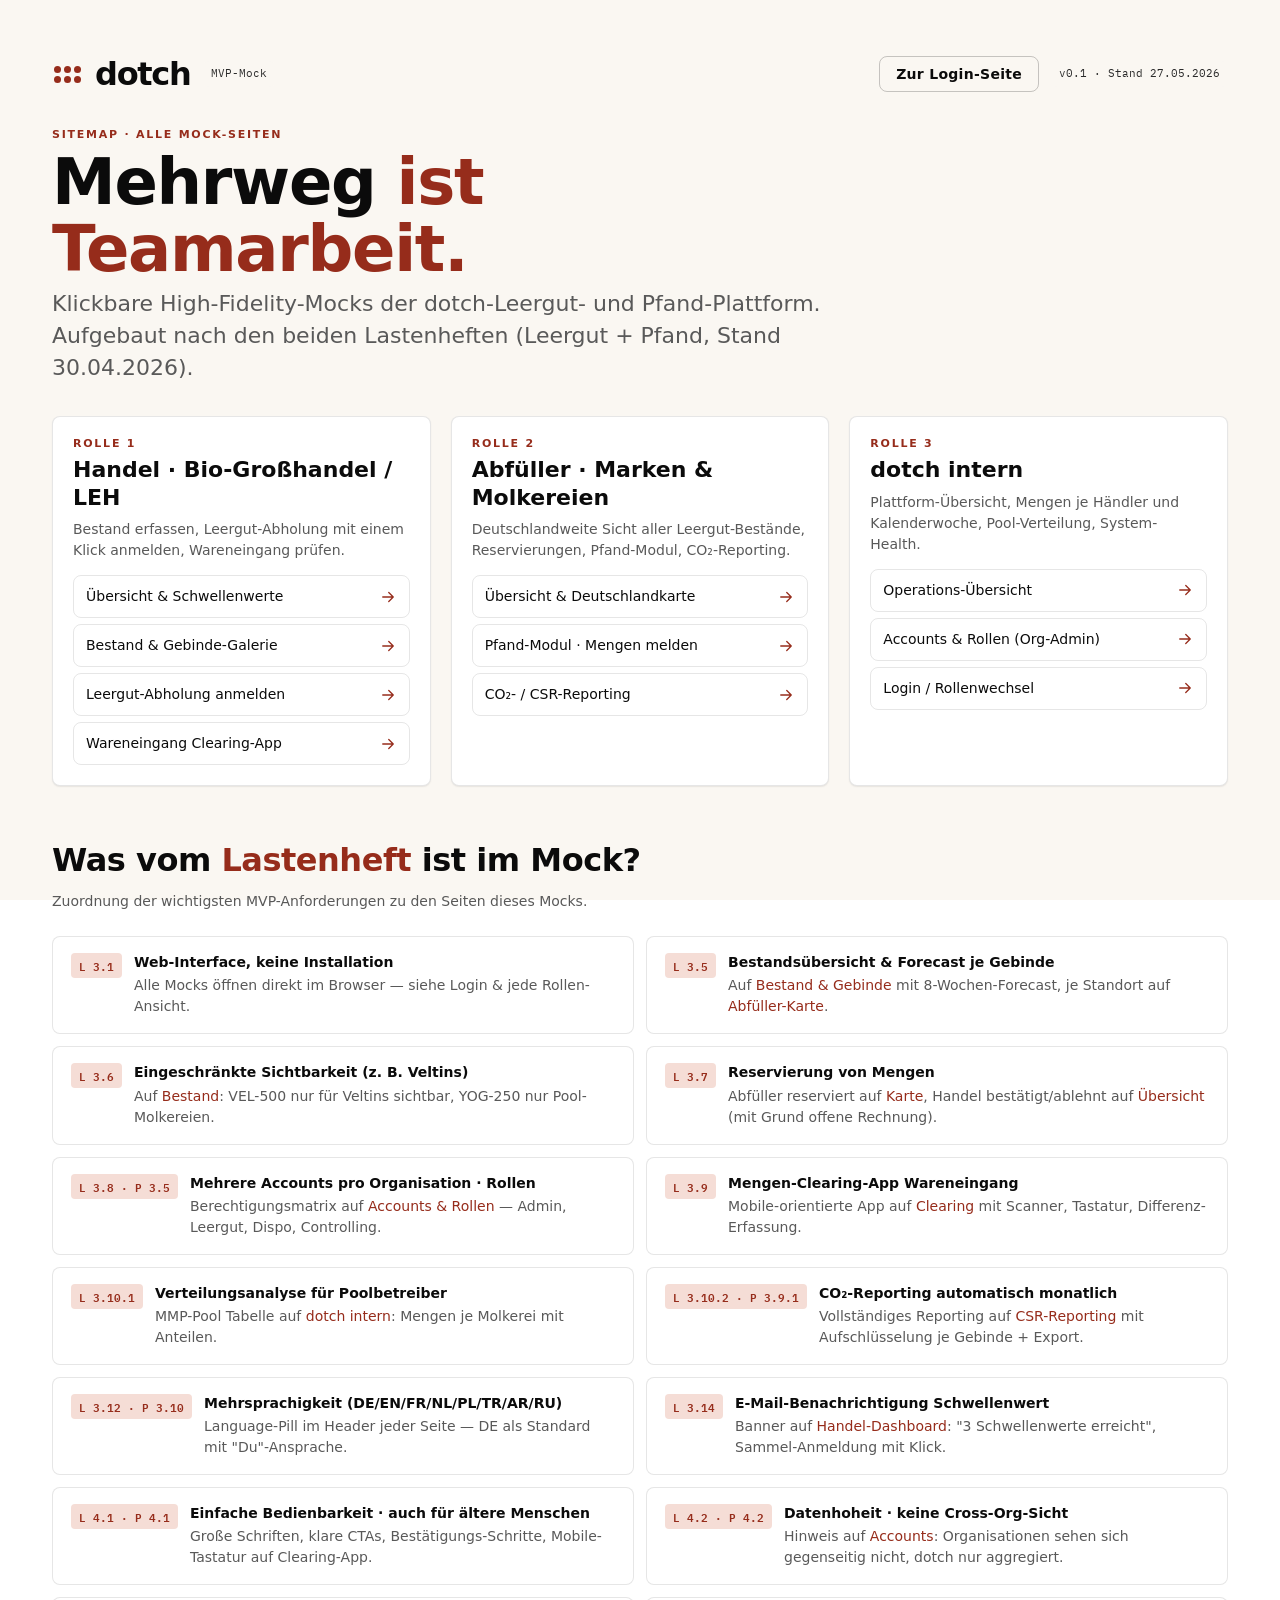
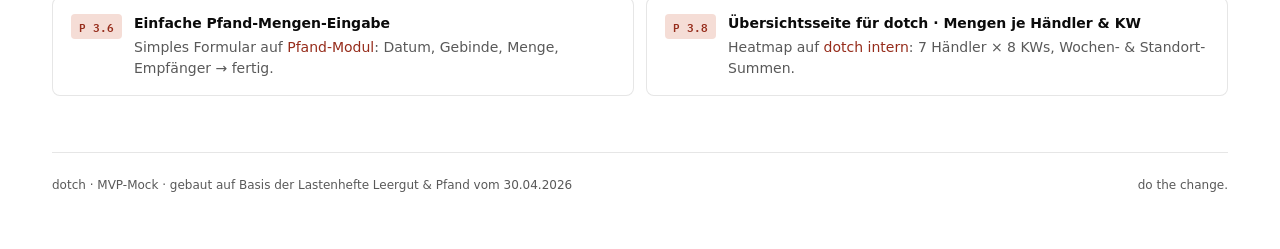
<file: sitemap.html>
<!DOCTYPE html>
<html lang="de">
<head>
<meta charset="utf-8">
<title>dotch · MVP-Mock · Sitemap</title>
<meta name="viewport" content="width=device-width, initial-scale=1">
<link rel="stylesheet" href="assets/tokens.css">
<link rel="stylesheet" href="assets/app.css">
<style>
  body { background: var(--c-paper-warm); }
  .shell { max-width: 1240px; margin: 0 auto; padding: 56px 32px; }
  .grid { display: grid; grid-template-columns: repeat(3,1fr); gap: 20px; margin-top: 32px; }
  .req-grid { display: grid; grid-template-columns: repeat(2, 1fr); gap: 12px; margin-top: 24px; }
  @media (max-width: 900px) {
    .shell { padding: 32px 20px; }
    .grid { grid-template-columns: 1fr; gap: 14px; margin-top: 24px; }
    .req-grid { grid-template-columns: 1fr; }
  }
  @media (max-width: 640px) {
    .shell { padding: 24px 16px; }
  }
  .card a.go { color: var(--c-red-600); font: var(--t-small); font-weight: 600; }
  .stack { display:flex; flex-direction:column; gap: 6px; margin-top: 14px; }
  .stack a { padding: 10px 12px; border:1px solid var(--c-line); border-radius: var(--r-md); text-decoration:none; color: var(--c-ink-900); font: var(--t-small); display:flex; align-items:center; justify-content:space-between; }
  .stack a:hover { border-color: var(--c-red-600); background: var(--c-red-100); text-decoration: none; }
  .stack a .ic { color: var(--c-red-600); }
  .req-card {
    background: var(--c-card);
    border: 1px solid var(--c-line);
    border-radius: var(--r-md);
    padding: 16px 18px;
    display:flex; gap: 12px; align-items:flex-start;
  }
  .req-card .num {
    font-family: var(--font-mono); font-weight: 600; color: var(--c-red-600);
    background: var(--c-red-100); padding: 4px 8px; border-radius: var(--r-sm);
    font-size: 11px;
  }
  .req-card .body { flex: 1; }
  .req-card h4 { margin: 0 0 4px; font: 600 14px/1.3 var(--font-display); }
  .req-card p { margin: 0; font: var(--t-small); color: var(--c-ink-500); }
</style>
</head>
<body>
<div class="shell">

  <!-- Brand bar -->
  <div class="flex between center-y" style="margin-bottom: 36px;">
    <div class="flex gap-3 center-y">
      <span style="display:grid; grid-template-columns:repeat(3,1fr); gap:3px; padding:2px;">
        <i style="width:7px;height:7px;background:var(--c-red-600);border-radius:50%;"></i>
        <i style="width:7px;height:7px;background:var(--c-red-600);border-radius:50%;"></i>
        <i style="width:7px;height:7px;background:var(--c-red-600);border-radius:50%;"></i>
        <i style="width:7px;height:7px;background:var(--c-red-600);border-radius:50%;"></i>
        <i style="width:7px;height:7px;background:var(--c-red-600);border-radius:50%;"></i>
        <i style="width:7px;height:7px;background:var(--c-red-600);border-radius:50%;"></i>
      </span>
      <span style="font: 600 32px/1 var(--font-display); letter-spacing:-0.04em;">dotch</span>
      <span class="tag-mono">MVP-Mock</span>
    </div>
    <div class="flex gap-3 center-y">
      <a class="btn btn-ghost" href="index.html">Zur Login-Seite</a>
      <span class="tag-mono">v0.1 · Stand 27.05.2026</span>
    </div>
  </div>

  <span class="eyebrow">Sitemap · alle Mock-Seiten</span>
  <h1 style="font: var(--t-display); letter-spacing: var(--ls-display); margin: 8px 0 6px; max-width: 18ch;">Mehrweg <span class="accent">ist Teamarbeit.</span></h1>
  <p class="lede" style="max-width: 56ch;">
    Klickbare High-Fidelity-Mocks der dotch-Leergut- und Pfand-Plattform. Aufgebaut nach den beiden Lastenheften (Leergut + Pfand, Stand 30.04.2026).
  </p>

  <!-- Drei Rollen -->
  <div class="grid">

    <article class="card">
      <span class="eyebrow">Rolle 1</span>
      <h3 style="margin: 6px 0 8px;">Handel · Bio-Großhandel / LEH</h3>
      <p class="muted" style="font: var(--t-small); margin: 0;">
        Bestand erfassen, Leergut-Abholung mit einem Klick anmelden, Wareneingang prüfen.
      </p>
      <div class="stack">
        <a href="handel-dashboard.html">Übersicht & Schwellenwerte
          <svg class="ic" viewBox="0 0 24 24"><path d="M5 12h14M13 6l6 6-6 6"/></svg></a>
        <a href="handel-bestand.html">Bestand & Gebinde-Galerie
          <svg class="ic" viewBox="0 0 24 24"><path d="M5 12h14M13 6l6 6-6 6"/></svg></a>
        <a href="handel-anmeldung.html">Leergut-Abholung anmelden
          <svg class="ic" viewBox="0 0 24 24"><path d="M5 12h14M13 6l6 6-6 6"/></svg></a>
        <a href="clearing-app.html">Wareneingang Clearing-App
          <svg class="ic" viewBox="0 0 24 24"><path d="M5 12h14M13 6l6 6-6 6"/></svg></a>
      </div>
    </article>

    <article class="card">
      <span class="eyebrow">Rolle 2</span>
      <h3 style="margin: 6px 0 8px;">Abfüller · Marken & Molkereien</h3>
      <p class="muted" style="font: var(--t-small); margin: 0;">
        Deutschlandweite Sicht aller Leergut-Bestände, Reservierungen, Pfand-Modul, CO₂-Reporting.
      </p>
      <div class="stack">
        <a href="abfueller-dashboard.html">Übersicht & Deutschlandkarte
          <svg class="ic" viewBox="0 0 24 24"><path d="M5 12h14M13 6l6 6-6 6"/></svg></a>
        <a href="abfueller-pfand.html">Pfand-Modul · Mengen melden
          <svg class="ic" viewBox="0 0 24 24"><path d="M5 12h14M13 6l6 6-6 6"/></svg></a>
        <a href="abfueller-reporting.html">CO₂- / CSR-Reporting
          <svg class="ic" viewBox="0 0 24 24"><path d="M5 12h14M13 6l6 6-6 6"/></svg></a>
      </div>
    </article>

    <article class="card">
      <span class="eyebrow">Rolle 3</span>
      <h3 style="margin: 6px 0 8px;">dotch intern</h3>
      <p class="muted" style="font: var(--t-small); margin: 0;">
        Plattform-Übersicht, Mengen je Händler und Kalenderwoche, Pool-Verteilung, System-Health.
      </p>
      <div class="stack">
        <a href="dotch-intern.html">Operations-Übersicht
          <svg class="ic" viewBox="0 0 24 24"><path d="M5 12h14M13 6l6 6-6 6"/></svg></a>
        <a href="admin-accounts.html">Accounts & Rollen (Org-Admin)
          <svg class="ic" viewBox="0 0 24 24"><path d="M5 12h14M13 6l6 6-6 6"/></svg></a>
        <a href="index.html">Login / Rollenwechsel
          <svg class="ic" viewBox="0 0 24 24"><path d="M5 12h14M13 6l6 6-6 6"/></svg></a>
      </div>
    </article>

  </div>

  <!-- Anforderungs-Map -->
  <h2 style="margin: 56px 0 12px; font: var(--t-h2); letter-spacing: var(--ls-h-tight);">
    Was vom <span class="accent">Lastenheft</span> ist im Mock?
  </h2>
  <p class="muted" style="font: var(--t-small);">Zuordnung der wichtigsten MVP-Anforderungen zu den Seiten dieses Mocks.</p>

  <div class="req-grid">

    <div class="req-card">
      <span class="num">L 3.1</span>
      <div class="body">
        <h4>Web-Interface, keine Installation</h4>
        <p>Alle Mocks öffnen direkt im Browser — siehe Login & jede Rollen-Ansicht.</p>
      </div>
    </div>
    <div class="req-card">
      <span class="num">L 3.5</span>
      <div class="body">
        <h4>Bestandsübersicht & Forecast je Gebinde</h4>
        <p>Auf <a href="handel-bestand.html">Bestand & Gebinde</a> mit 8-Wochen-Forecast, je Standort auf <a href="abfueller-dashboard.html">Abfüller-Karte</a>.</p>
      </div>
    </div>
    <div class="req-card">
      <span class="num">L 3.6</span>
      <div class="body">
        <h4>Eingeschränkte Sichtbarkeit (z. B. Veltins)</h4>
        <p>Auf <a href="handel-bestand.html">Bestand</a>: VEL-500 nur für Veltins sichtbar, YOG-250 nur Pool-Molkereien.</p>
      </div>
    </div>
    <div class="req-card">
      <span class="num">L 3.7</span>
      <div class="body">
        <h4>Reservierung von Mengen</h4>
        <p>Abfüller reserviert auf <a href="abfueller-dashboard.html">Karte</a>, Handel bestätigt/ablehnt auf <a href="handel-dashboard.html">Übersicht</a> (mit Grund offene Rechnung).</p>
      </div>
    </div>
    <div class="req-card">
      <span class="num">L 3.8 · P 3.5</span>
      <div class="body">
        <h4>Mehrere Accounts pro Organisation · Rollen</h4>
        <p>Berechtigungsmatrix auf <a href="admin-accounts.html">Accounts & Rollen</a> — Admin, Leergut, Dispo, Controlling.</p>
      </div>
    </div>
    <div class="req-card">
      <span class="num">L 3.9</span>
      <div class="body">
        <h4>Mengen-Clearing-App Wareneingang</h4>
        <p>Mobile-orientierte App auf <a href="clearing-app.html">Clearing</a> mit Scanner, Tastatur, Differenz-Erfassung.</p>
      </div>
    </div>
    <div class="req-card">
      <span class="num">L 3.10.1</span>
      <div class="body">
        <h4>Verteilungsanalyse für Poolbetreiber</h4>
        <p>MMP-Pool Tabelle auf <a href="dotch-intern.html">dotch intern</a>: Mengen je Molkerei mit Anteilen.</p>
      </div>
    </div>
    <div class="req-card">
      <span class="num">L 3.10.2 · P 3.9.1</span>
      <div class="body">
        <h4>CO₂-Reporting automatisch monatlich</h4>
        <p>Vollständiges Reporting auf <a href="abfueller-reporting.html">CSR-Reporting</a> mit Aufschlüsselung je Gebinde + Export.</p>
      </div>
    </div>
    <div class="req-card">
      <span class="num">L 3.12 · P 3.10</span>
      <div class="body">
        <h4>Mehrsprachigkeit (DE/EN/FR/NL/PL/TR/AR/RU)</h4>
        <p>Language-Pill im Header jeder Seite — DE als Standard mit "Du"-Ansprache.</p>
      </div>
    </div>
    <div class="req-card">
      <span class="num">L 3.14</span>
      <div class="body">
        <h4>E-Mail-Benachrichtigung Schwellenwert</h4>
        <p>Banner auf <a href="handel-dashboard.html">Handel-Dashboard</a>: "3 Schwellenwerte erreicht", Sammel-Anmeldung mit Klick.</p>
      </div>
    </div>
    <div class="req-card">
      <span class="num">L 4.1 · P 4.1</span>
      <div class="body">
        <h4>Einfache Bedienbarkeit · auch für ältere Menschen</h4>
        <p>Große Schriften, klare CTAs, Bestätigungs-Schritte, Mobile-Tastatur auf Clearing-App.</p>
      </div>
    </div>
    <div class="req-card">
      <span class="num">L 4.2 · P 4.2</span>
      <div class="body">
        <h4>Datenhoheit · keine Cross-Org-Sicht</h4>
        <p>Hinweis auf <a href="admin-accounts.html">Accounts</a>: Organisationen sehen sich gegenseitig nicht, dotch nur aggregiert.</p>
      </div>
    </div>
    <div class="req-card">
      <span class="num">P 3.6</span>
      <div class="body">
        <h4>Einfache Pfand-Mengen-Eingabe</h4>
        <p>Simples Formular auf <a href="abfueller-pfand.html">Pfand-Modul</a>: Datum, Gebinde, Menge, Empfänger → fertig.</p>
      </div>
    </div>
    <div class="req-card">
      <span class="num">P 3.8</span>
      <div class="body">
        <h4>Übersichtsseite für dotch · Mengen je Händler & KW</h4>
        <p>Heatmap auf <a href="dotch-intern.html">dotch intern</a>: 7 Händler × 8 KWs, Wochen- & Standort-Summen.</p>
      </div>
    </div>
  </div>

  <div style="margin-top: 56px; padding-top: 24px; border-top: 1px solid var(--c-line); display:flex; justify-content:space-between; font: var(--t-caption); color: var(--c-ink-500);">
    <span>dotch · MVP-Mock · gebaut auf Basis der Lastenhefte Leergut & Pfand vom 30.04.2026</span>
    <span>do the change.</span>
  </div>

</div>
</body>
</html>
</file>
<file: assets/tokens.css>
/* ============================================================
   dotch · Design Tokens
   Source: dotch.de (Webflow) + dotch Pitchdeck V7 (Mar 2026)
   See README.md for substitution notes.
   ============================================================ */

/* -- Fonts ---------------------------------------------------- */
/* Display + body: General Sans (Fontshare, free). Closest free
   match to dotch's web font; replace with brand fonts when available. */
@import url('https://api.fontshare.com/v2/css?f[]=general-sans@200,201,300,301,400,401,500,501,600,601,700,701&display=swap');

/* Editorial accent (sparingly): Instrument Serif italic. */
@import url('https://fonts.googleapis.com/css2?family=Instrument+Serif:ital@0;1&display=swap');

/* Mono: IBM Plex Mono — data tables, deposit numbers, codes. */
@import url('https://fonts.googleapis.com/css2?family=IBM+Plex+Mono:wght@400;500;600&display=swap');

:root {
  /* ---------- Brand color ------------------------------------ */
  /* dotch's single brand colour is a deep terracotta / oxblood red,
     extracted from the official pitchdeck (most-used non-neutral
     across all 13 pages). It carries every brand moment: the
     wordmark, dot mark, CTAs, charts, accent words in headlines. */
  --c-red-600: #962C1B;   /* primary brand red — THE accent */
  --c-red-700: #7A2417;   /* hover / pressed */
  --c-red-800: #581910;   /* deepest — inverse surfaces, footer */
  --c-red-300: #DCA89D;   /* tint — soft fills, deltas */
  --c-red-100: #F5DDD6;   /* lightest — chip backgrounds */

  /* Legacy aliases — kept so existing components keep resolving.
     `--c-green-*` is a semantic role name in this codebase; the
     actual brand colour is red. New work should reference
     `--c-red-*` directly. */
  --c-green-700: var(--c-red-600);
  --c-green-900: var(--c-red-800);
  --c-green-500: var(--c-red-700);
  --c-green-300: var(--c-red-300);
  --c-green-100: var(--c-red-100);

  /* Warm sand accent — used VERY sparingly for system feedback
     (warnings, info). The deck itself uses essentially no other
     accent; reach for these only when red + neutral cannot carry
     the meaning. */
  --c-sand-500: #C9A14A;
  --c-sand-300: #E0C589;
  --c-sand-100: #F4E8C9;

  /* Legacy amber aliases → sand */
  --c-amber-500: var(--c-sand-500);
  --c-amber-300: var(--c-sand-300);
  --c-amber-100: var(--c-sand-100);

  /* ---------- Surfaces (clean white, not cream) -------------- */
  /* The deck reads white-on-white. We allow a faint warm-paper
     tint as the *secondary* surface for cards-in-cards moments. */
  --c-paper: #FFFFFF;       /* default page surface — pure white */
  --c-paper-warm: #FAF7F2;  /* very soft warm paper, optional */
  --c-paper-deep: #EFEFEF;  /* light grey panel (from deck) */
  --c-card: #FFFFFF;        /* cards on white — use border + shadow */

  /* ---------- Ink (text) ------------------------------------- */
  --c-ink-900: #0B0B0B;     /* near-pure black */
  --c-ink-700: #2A2A2A;
  --c-ink-500: #595959;     /* deck's secondary grey */
  --c-ink-300: #8E8E8E;
  --c-ink-100: #D6D6D6;

  /* ---------- Lines ------------------------------------------ */
  --c-line:        rgba(11,11,11,0.10);
  --c-line-strong: rgba(11,11,11,0.22);
  --c-line-onDark: rgba(255,255,255,0.16);

  /* ---------- Semantic foreground / background --------------- */
  --fg-1: var(--c-ink-900);
  --fg-2: var(--c-ink-500);
  --fg-3: var(--c-ink-300);
  --fg-link: var(--c-red-600);
  --fg-onDark:   #FFFFFF;
  --fg-onDark-2: rgba(255,255,255,0.74);

  --bg-1: var(--c-paper);
  --bg-2: var(--c-paper-deep);
  --bg-card: var(--c-card);
  --bg-inverse:     var(--c-red-800);
  --bg-inverse-ink: #0B0B0B;

  /* Status / signal */
  --c-success: #2E7A48;     /* a quieter forest — confirmation only */
  --c-warning: var(--c-sand-500);
  --c-danger:  var(--c-red-600);

  /* ---------- Typography stacks ------------------------------ */
  --font-display: 'General Sans', 'Söhne', 'Inter Tight', system-ui, -apple-system, 'Segoe UI', sans-serif;
  --font-sans:    'General Sans', system-ui, -apple-system, 'Segoe UI', sans-serif;
  --font-serif:   'Instrument Serif', 'Cormorant Garamond', Georgia, serif;
  --font-mono:    'IBM Plex Mono', ui-monospace, SFMono-Regular, Menlo, monospace;

  /* ---------- Type scale ------------------------------------- */
  /* Sentence case is preferred over all caps. Headlines often mix
     a bold red word + a regular black continuation, e.g.
     "Mehrweg <red>ist Teamarbeit</red>." */
  --t-display: 600 64px/1.04 var(--font-display);
  --t-h1:      600 44px/1.08 var(--font-display);
  --t-h2:      600 32px/1.16 var(--font-display);
  --t-h3:      600 22px/1.25 var(--font-display);
  --t-h4:      600 17px/1.30 var(--font-display);
  --t-lede:    400 22px/1.45 var(--font-sans);
  --t-body:    400 16px/1.55 var(--font-sans);
  --t-small:   400 14px/1.50 var(--font-sans);
  --t-caption: 500 12px/1.40 var(--font-sans);
  --t-eyebrow: 600 11px/1.20 var(--font-sans);   /* uppercase + tracked */
  --t-button:  600 14px/1.00 var(--font-sans);
  --t-editorial: 400 italic 56px/1.05 var(--font-serif);
  --t-stat:    500 64px/1.00 var(--font-display);

  /* Letter-spacing */
  --ls-eyebrow:  0.16em;
  --ls-button:   0.02em;
  --ls-h-tight: -0.015em;
  --ls-display: -0.02em;

  /* ---------- Spacing (8-pt scale) --------------------------- */
  --s-1: 4px;
  --s-2: 8px;
  --s-3: 12px;
  --s-4: 16px;
  --s-5: 24px;
  --s-6: 32px;
  --s-7: 48px;
  --s-8: 64px;
  --s-9: 96px;
  --s-10: 128px;

  /* ---------- Radii ------------------------------------------ */
  /* The dotch deck reads rectilinear and editorial — radii are
     restrained. Full pills for status/CTAs only. */
  --r-sm: 4px;
  --r-md: 8px;
  --r-lg: 16px;
  --r-xl: 24px;
  --r-pill: 999px;
  --r-circle: 50%;

  /* ---------- Shadow / elevation ----------------------------- */
  /* Whisper-quiet. The deck barely uses shadows at all. */
  --sh-1: 0 1px 2px rgba(11,11,11,0.05), 0 1px 1px rgba(11,11,11,0.03);
  --sh-2: 0 6px 18px -10px rgba(150,44,27,0.16), 0 2px 4px rgba(11,11,11,0.04);
  --sh-3: 0 24px 48px -20px rgba(150,44,27,0.20), 0 4px 10px rgba(11,11,11,0.05);
  --sh-focus: 0 0 0 3px rgba(150,44,27,0.28);

  /* ---------- Motion ----------------------------------------- */
  --ease-out:    cubic-bezier(.2,.7,.2,1);
  --ease-in-out: cubic-bezier(.65,.05,.36,1);
  --dur-fast: 140ms;
  --dur-med:  280ms;
  --dur-slow: 480ms;
  --dur-loop: 30s;
}

/* ============================================================
   Semantic element styles
   ============================================================ */
html { color: var(--fg-1); background: var(--bg-1); }
body {
  font: var(--t-body);
  color: var(--fg-1);
  background: var(--bg-1);
  text-rendering: optimizeLegibility;
  -webkit-font-smoothing: antialiased;
  -moz-osx-font-smoothing: grayscale;
}

h1 { font: var(--t-h1); letter-spacing: var(--ls-h-tight); margin: 0 0 .4em; }
h2 { font: var(--t-h2); letter-spacing: var(--ls-h-tight); margin: 0 0 .4em; }
h3 { font: var(--t-h3); margin: 0 0 .4em; }
h4 { font: var(--t-h4); margin: 0 0 .4em; }
p  { margin: 0 0 1em; max-width: 64ch; }

.display { font: var(--t-display); letter-spacing: var(--ls-display); }
.lede    { font: var(--t-lede); color: var(--fg-2); max-width: 56ch; }
.editorial { font: var(--t-editorial); color: var(--c-red-800); }
.stat    { font: var(--t-stat); letter-spacing: var(--ls-display); color: var(--c-red-600); }

.accent  { color: var(--c-red-600); }   /* the bold red word in mixed headlines */

.eyebrow {
  font: var(--t-eyebrow);
  letter-spacing: var(--ls-eyebrow);
  text-transform: uppercase;
  color: var(--c-red-600);
}

a { color: var(--fg-link); text-decoration: none; }
a:hover { text-decoration: underline; text-underline-offset: 3px; }

code, pre, .mono { font-family: var(--font-mono); }

::selection { background: var(--c-red-100); color: var(--c-red-800); }

/* Focus visibility — never remove */
*:focus-visible {
  outline: none;
  box-shadow: var(--sh-focus);
  border-radius: var(--r-sm);
}
</file>
<file: assets/app.css>
/* ============================================================
   dotch · MVP-Mock · App-Stylesheet
   Layer 2 oberhalb der Brand-Tokens (tokens.css).
   ============================================================ */

* { box-sizing: border-box; }
html, body { height: 100%; }
body {
  margin: 0;
  background: var(--c-paper);
  color: var(--c-ink-900);
  font: var(--t-body);
}

/* ---------- App-Layout ---------- */
.app { display: flex; min-height: 100vh; }
.main { flex: 1; min-width: 0; display: flex; flex-direction: column; background: var(--c-paper); }
.content { padding: 24px 32px 48px; display: flex; flex-direction: column; gap: 20px; }

/* ---------- Sidebar ---------- */
.sidebar {
  width: 236px;
  background: var(--c-red-800);
  color: var(--fg-onDark);
  padding: 22px 14px 16px;
  display: flex;
  flex-direction: column;
  flex-shrink: 0;
  position: sticky;
  top: 0;
  height: 100vh;
}
.sidebar .brand {
  display: flex; align-items: baseline; justify-content: space-between;
  padding: 0 8px 18px;
  border-bottom: 1px solid rgba(255,255,255,0.10);
}
.sidebar .brand .word {
  font: 600 26px/1 var(--font-display);
  letter-spacing: -0.04em;
  color: #FFFFFF;
  display: inline-flex; align-items: center; gap: 8px;
}
.sidebar .brand .cluster {
  display: grid; grid-template-columns: repeat(3,1fr); gap: 2.5px; padding: 1px;
}
.sidebar .brand .cluster i {
  width: 5px; height: 5px; border-radius: 50%; background: #FFFFFF; display:block;
}
.sidebar .brand .tag {
  font: 600 9px/1 var(--font-sans);
  letter-spacing: 0.18em;
  text-transform: uppercase;
  color: rgba(255,255,255,0.55);
}
.sidebar nav { flex: 1; margin-top: 18px; display: flex; flex-direction: column; gap: 2px; }
.sidebar .nav-section {
  font: var(--t-eyebrow);
  letter-spacing: var(--ls-eyebrow);
  text-transform: uppercase;
  color: rgba(255,255,255,0.42);
  padding: 14px 12px 6px;
}
.sidebar a.nav-item {
  display: flex; align-items: center; gap: 12px;
  padding: 10px 12px; border-radius: 8px;
  color: rgba(255,255,255,0.74);
  font: 500 14px/1.2 var(--font-sans);
  text-decoration: none;
  white-space: nowrap;
  transition: background var(--dur-fast) var(--ease-out);
}
.sidebar a.nav-item:hover { background: rgba(255,255,255,0.08); color: #FFF; text-decoration: none;}
.sidebar a.nav-item.active {
  background: rgba(255,255,255,0.12);
  color: #FFFFFF;
}
.sidebar a.nav-item.active::after {
  content: ""; margin-left: auto; width: 6px; height: 6px; border-radius: 50%; background: var(--c-red-300);
}
.sidebar .nav-item .ic {
  width: 18px; height: 18px; flex: 0 0 18px;
  stroke: currentColor; fill: none; stroke-width: 1.75;
}
.sidebar .bottom {
  border-top: 1px solid rgba(255,255,255,0.12);
  padding-top: 10px; margin-top: 12px;
  display: flex; flex-direction: column; gap: 2px;
}

/* ---------- Topbar ---------- */
.topbar {
  display: flex; align-items: center; justify-content: space-between;
  padding: 14px 32px;
  border-bottom: 1px solid var(--c-line);
  background: var(--c-paper);
  position: sticky; top: 0; z-index: 10;
}
.topbar .crumbs {
  display: flex; align-items: center; gap: 8px;
  font: var(--t-small); color: var(--c-ink-500);
}
.topbar .crumbs strong { color: var(--c-ink-900); font-weight: 600; }
.topbar .actions { display: flex; align-items: center; gap: 12px; }
.search {
  background: var(--c-paper-deep);
  border: 1px solid transparent;
  border-radius: var(--r-md);
  padding: 8px 12px;
  font: var(--t-small);
  width: 280px;
  color: var(--c-ink-900);
}
.search::placeholder { color: var(--c-ink-300); }
.search:focus { background: #FFF; border-color: var(--c-line-strong); outline: none; }
.lang-pill {
  display: inline-flex; gap: 4px; padding: 6px;
  background: var(--c-paper-deep);
  border-radius: var(--r-pill);
  font: var(--t-caption);
}
.lang-pill button {
  border: 0; background: transparent; padding: 4px 10px; border-radius: var(--r-pill); cursor: pointer;
  color: var(--c-ink-500); font: 600 11px/1 var(--font-sans);
}
.lang-pill button.on { background: #FFF; color: var(--c-ink-900); box-shadow: var(--sh-1); }
.avatar {
  width: 36px; height: 36px; border-radius: 50%;
  background: var(--c-red-100); color: var(--c-red-700);
  display: inline-flex; align-items: center; justify-content: center;
  font: 600 13px/1 var(--font-sans); letter-spacing: -0.01em;
  border: 1px solid var(--c-red-300);
}
.icon-btn {
  width: 36px; height: 36px; border-radius: 50%;
  background: transparent; border: 1px solid var(--c-line);
  display: inline-flex; align-items: center; justify-content: center;
  color: var(--c-ink-700); cursor: pointer; position: relative;
}
.icon-btn:hover { background: var(--c-paper-deep); }
.icon-btn .badge {
  position: absolute; top: -2px; right: -2px;
  background: var(--c-red-600); color: #FFF;
  font: 600 10px/1 var(--font-sans);
  padding: 2px 5px; border-radius: var(--r-pill);
}

/* ---------- Page head ---------- */
.page-head { display: flex; align-items: flex-end; justify-content: space-between; gap: 24px; padding-bottom: 4px; }
.page-head .eyebrow { display: block; margin-bottom: 6px; }
.page-head h1 { font: var(--t-h2); letter-spacing: var(--ls-h-tight); margin: 0; color: var(--c-ink-900); }
.page-head .sub { font: var(--t-small); color: var(--c-ink-500); margin-top: 4px; }
.page-head .right { display: flex; gap: 8px; align-items: center; flex-shrink: 0; }

/* ---------- Buttons ---------- */
.btn {
  font: var(--t-button); letter-spacing: var(--ls-button);
  padding: 10px 16px; border-radius: var(--r-md);
  border: 0; cursor: pointer;
  display: inline-flex; align-items: center; gap: 8px;
  transition: all var(--dur-fast) var(--ease-out);
  text-decoration: none;
}
.btn .ic { width: 16px; height: 16px; stroke: currentColor; fill: none; stroke-width: 2; }
.btn-primary { background: var(--c-red-600); color: #FFF; }
.btn-primary:hover { background: var(--c-red-700); text-decoration: none; }
.btn-ghost { background: transparent; color: var(--c-ink-900); border: 1px solid var(--c-line-strong); }
.btn-ghost:hover { background: var(--c-paper-deep); text-decoration: none; }
.btn-text { background: transparent; color: var(--c-red-600); padding: 10px 4px; }
.btn-text:hover { text-decoration: underline; text-underline-offset: 3px; }
.btn-sm { padding: 7px 12px; font-size: 12px; }

/* ---------- Cards ---------- */
.card {
  background: var(--c-card);
  border-radius: var(--r-md);
  border: 1px solid var(--c-line);
  box-shadow: var(--sh-1);
  padding: 20px;
}
.card-head {
  display: flex; align-items: flex-end; justify-content: space-between;
  margin-bottom: 16px;
}
.card-head h3 { margin: 0; font: var(--t-h4); }
.card-head .meta { font: var(--t-caption); color: var(--c-ink-500); text-transform: uppercase; letter-spacing: var(--ls-eyebrow); }

/* ---------- KPI tiles ---------- */
.kpi-grid { display: grid; grid-template-columns: repeat(4,1fr); gap: 16px; }
.kpi {
  background: var(--c-card);
  border: 1px solid var(--c-line);
  border-radius: var(--r-md);
  box-shadow: var(--sh-1);
  padding: 18px;
  display: flex; flex-direction: column; gap: 12px;
}
.kpi .head { display: flex; align-items: center; justify-content: space-between; }
.kpi .label { font: var(--t-eyebrow); letter-spacing: var(--ls-eyebrow); text-transform: uppercase; color: var(--c-ink-500); }
.kpi .iconwrap {
  width: 28px; height: 28px; border-radius: 50%;
  background: var(--c-red-100); color: var(--c-red-700);
  display: flex; align-items: center; justify-content: center;
}
.kpi .iconwrap.sand { background: var(--c-sand-100); color: #6E4A12; }
.kpi .num { display: flex; align-items: baseline; gap: 6px; }
.kpi .num .v { font: 500 36px/1 var(--font-display); letter-spacing: var(--ls-display); color: var(--c-ink-900); }
.kpi .num .u { font: 500 13px/1 var(--font-sans); color: var(--c-ink-500); }
.kpi .foot { display: flex; align-items: center; gap: 10px; margin-top: auto; font: var(--t-caption); color: var(--c-ink-500); }
.kpi .delta {
  display: inline-flex; align-items: center; gap: 4px;
  font: var(--t-caption); padding: 3px 8px; border-radius: var(--r-pill);
  background: var(--c-red-100); color: var(--c-red-700);
}
.kpi .delta.sand { background: var(--c-sand-100); color: #6E4A12; }
.kpi .delta.mute { background: var(--c-paper-deep); color: var(--c-ink-500); }

/* ---------- Tables ---------- */
table.data {
  width: 100%; border-collapse: separate; border-spacing: 0;
  background: #FFF; border-radius: var(--r-md); overflow: hidden;
  border: 1px solid var(--c-line);
}
table.data thead th {
  text-align: left;
  font: var(--t-eyebrow); letter-spacing: var(--ls-eyebrow); text-transform: uppercase;
  color: var(--c-ink-500);
  padding: 14px 16px;
  border-bottom: 1px solid var(--c-line);
  background: var(--c-paper-warm);
}
table.data tbody td {
  padding: 14px 16px;
  border-bottom: 1px solid var(--c-line);
  font: var(--t-small);
  color: var(--c-ink-900);
}
table.data tbody tr:last-child td { border-bottom: 0; }
table.data tbody tr:hover { background: var(--c-paper-warm); }
table.data td.mono { font-family: var(--font-mono); }
table.data td.num { text-align: right; font-family: var(--font-mono); }

/* ---------- Badges / Chips ---------- */
.badge {
  font: var(--t-caption); padding: 4px 10px; border-radius: var(--r-pill);
  display: inline-flex; align-items: center; gap: 6px;
}
.badge .dot { width: 6px; height: 6px; border-radius: 50%; }
.badge.ok    { background: var(--c-red-100); color: var(--c-red-800); }
.badge.ok .dot { background: var(--c-red-600); }
.badge.warn  { background: var(--c-sand-100); color: #6E4A12; }
.badge.warn .dot { background: var(--c-sand-500); }
.badge.mute  { background: var(--c-paper-deep); color: var(--c-ink-700); }
.badge.mute .dot { background: var(--c-ink-300); }
.badge.info  { background: var(--c-red-100); color: var(--c-red-800); border: 1px solid var(--c-red-300); }
.badge.info .dot { background: var(--c-red-700); }
.tag-mono {
  background: var(--c-paper-warm); color: var(--c-ink-700);
  border-radius: 6px; padding: 4px 8px;
  font-family: var(--font-mono); font-size: 11px;
}

/* ---------- Forms ---------- */
.field { display: flex; flex-direction: column; gap: 6px; }
.field label {
  font: var(--t-eyebrow); letter-spacing: var(--ls-eyebrow);
  text-transform: uppercase; color: var(--c-ink-500);
}
.field input, .field select, .field textarea {
  font: var(--t-body); padding: 11px 12px;
  border: 1px solid var(--c-line-strong); border-radius: var(--r-md);
  background: #FFF; color: var(--c-ink-900);
  width: 100%;
}
.field input:focus, .field select:focus, .field textarea:focus {
  outline: none; border-color: var(--c-red-600); box-shadow: var(--sh-focus);
}
.field-help { font: var(--t-caption); color: var(--c-ink-500); }

/* ---------- Toolbar / filter row ---------- */
.toolbar {
  display: flex; align-items: center; gap: 12px; flex-wrap: wrap;
  padding: 12px 16px; background: #FFF;
  border: 1px solid var(--c-line); border-radius: var(--r-md);
}
.chip {
  font: var(--t-caption); padding: 6px 12px;
  background: var(--c-paper-deep); border-radius: var(--r-pill);
  border: 1px solid transparent; cursor: pointer;
  color: var(--c-ink-700);
}
.chip:hover { border-color: var(--c-line-strong); }
.chip.on { background: var(--c-red-100); color: var(--c-red-800); border-color: var(--c-red-300); }

/* ---------- Two-col layout ---------- */
.two-col { display: grid; grid-template-columns: 1.4fr 1fr; gap: 20px; }
.three-col { display: grid; grid-template-columns: repeat(3,1fr); gap: 20px; }
.split { display: grid; grid-template-columns: 1fr 1fr; gap: 20px; }

/* ---------- Notification banner ---------- */
.banner {
  background: var(--c-red-100);
  border: 1px solid var(--c-red-300);
  border-radius: var(--r-md);
  padding: 14px 18px;
  display: flex; align-items: flex-start; gap: 14px;
  color: var(--c-red-800);
}
.banner .ic { width: 20px; height: 20px; flex: 0 0 20px; stroke: currentColor; fill: none; stroke-width: 2; margin-top: 2px; }
.banner h4 { font: var(--t-h4); margin: 0 0 4px; color: var(--c-red-800); }
.banner p { font: var(--t-small); color: var(--c-red-800); margin: 0; max-width: 80ch; }
.banner .actions { margin-left: auto; }

/* ---------- Empty state ---------- */
.empty {
  padding: 64px 24px;
  text-align: center;
  border: 1px dashed var(--c-line-strong);
  border-radius: var(--r-md);
  background: var(--c-paper-warm);
  color: var(--c-ink-500);
}
.empty h3 { color: var(--c-ink-900); margin-bottom: 6px; }

/* ---------- Cycle visual (Mehrweg-Cycle 6 steps) ---------- */
.cycle-list {
  list-style: none; padding: 0; margin: 0;
  display: grid; grid-template-columns: repeat(6, 1fr); gap: 8px;
  counter-reset: step;
}
.cycle-list li {
  border-left: 3px solid var(--c-red-600);
  padding: 12px 14px;
  background: var(--c-paper-warm);
  border-radius: 0 var(--r-md) var(--r-md) 0;
}
.cycle-list li .step {
  font: var(--t-eyebrow); letter-spacing: var(--ls-eyebrow);
  color: var(--c-red-600);
  display: block; margin-bottom: 4px;
}
.cycle-list li .name { font: 600 14px/1.3 var(--font-display); color: var(--c-ink-900); }

/* ---------- Bar chart (CSS-only) ---------- */
.bars {
  display: flex; align-items: flex-end; gap: 8px; height: 200px;
  padding: 16px 8px 8px;
  border-bottom: 1px solid var(--c-line);
}
.bars .bar {
  flex: 1; background: linear-gradient(180deg, var(--c-red-600) 0%, var(--c-red-700) 100%);
  border-radius: var(--r-sm) var(--r-sm) 0 0;
  position: relative; min-height: 8px;
}
.bars .bar.alt { background: linear-gradient(180deg, var(--c-red-300) 0%, var(--c-red-100) 100%); }
.bars .bar::after {
  content: attr(data-val);
  position: absolute; bottom: 100%; left: 50%; transform: translateX(-50%);
  font: var(--t-caption); color: var(--c-ink-700); margin-bottom: 4px; white-space: nowrap;
}
.bars-x {
  display: grid; grid-template-columns: repeat(var(--cols, 12), 1fr); gap: 8px;
  padding: 6px 8px 0;
  font: var(--t-caption); color: var(--c-ink-500); text-align: center;
}

/* ---------- Drawer (modal placeholder) ---------- */
.drawer-bg {
  position: fixed; inset: 0;
  background: rgba(11,11,11,0.32); backdrop-filter: blur(2px);
  display: flex; justify-content: flex-end; z-index: 50;
}
.drawer {
  width: 520px; background: #FFF;
  height: 100vh; padding: 28px 32px;
  display: flex; flex-direction: column; gap: 18px; overflow-y: auto;
}
.drawer header {
  display: flex; align-items: center; justify-content: space-between;
  border-bottom: 1px solid var(--c-line); padding-bottom: 14px;
}
.drawer h2 { margin: 0; font: var(--t-h3); }
.drawer footer {
  display: flex; gap: 10px; justify-content: flex-end;
  padding-top: 16px; border-top: 1px solid var(--c-line);
  margin-top: auto;
}

/* ---------- Inline icons (Lucide subset, hand-rolled SVG) ---------- */
.ic { width: 18px; height: 18px; stroke: currentColor; fill: none; stroke-width: 1.75; stroke-linecap: round; stroke-linejoin: round; }

/* ---------- Footer ---------- */
.footer-thin {
  display: flex; justify-content: space-between; align-items: center;
  padding: 18px 32px; border-top: 1px solid var(--c-line);
  font: var(--t-caption); color: var(--c-ink-500); margin-top: auto;
  gap: 12px; flex-wrap: wrap;
}

/* ---------- Scroll-x wrapper for wide tables/grids ---------- */
.scroll-x {
  width: 100%;
  max-width: 100%;
  overflow-x: auto;
  -webkit-overflow-scrolling: touch;
  border-radius: var(--r-md);
}
.scroll-x > table,
.scroll-x > .perm-grid,
.scroll-x > .heat { min-width: 720px; }
/* Inside .scroll-x, undo the mobile "table-as-block" rule below so the
   wrapper takes over horizontal scrolling. */
.scroll-x > table.data { display: table; }

/* Containers that must allow their content to shrink so .scroll-x can scroll
   (flex/grid items default to min-width: auto and expand to content). */
.main, .content, .card, .clearing-shell > .desktop { min-width: 0; }

/* ---------- Mobile-Nav toggle (hidden on desktop) ---------- */
.nav-toggle {
  display: none;
  width: 40px; height: 40px;
  border-radius: var(--r-md);
  background: transparent; border: 1px solid var(--c-line);
  color: var(--c-ink-900);
  align-items: center; justify-content: center;
  cursor: pointer; flex-shrink: 0;
}
.nav-toggle .ic { width: 20px; height: 20px; stroke-width: 2; }
.sidebar-overlay {
  display: none;
  position: fixed; inset: 0;
  background: rgba(11,11,11,0.45);
  z-index: 40;
}
body.nav-open .sidebar-overlay { display: block; }
body.nav-open { overflow: hidden; }

/* ---------- Login page ---------- */
.login-shell {
  min-height: 100vh; display: grid; grid-template-columns: 1.1fr 1fr;
}
.login-shell .visual {
  background: var(--c-red-800); color: #FFF;
  padding: 56px 64px; display: flex; flex-direction: column; justify-content: space-between;
  position: relative; overflow: hidden;
}
.login-shell .visual h1 {
  font: var(--t-display); letter-spacing: var(--ls-display);
  color: #FFF; max-width: 16ch; margin: 0;
}
.login-shell .visual h1 em { font-style: normal; color: var(--c-red-300); }
.login-shell .visual .blob {
  position: absolute; right: -120px; bottom: -120px;
  width: 480px; height: 480px; border-radius: 50%;
  background: radial-gradient(circle at 30% 30%, rgba(255,255,255,0.08), transparent 60%);
}
.login-shell .form-side {
  display: flex; align-items: center; justify-content: center;
  padding: 56px;
}
.login-shell .form-card { width: 420px; max-width: 100%; }
.role-grid {
  display: grid; grid-template-columns: 1fr 1fr 1fr; gap: 12px; margin-top: 14px;
}
.role-card {
  border: 1px solid var(--c-line-strong); border-radius: var(--r-md);
  padding: 14px; cursor: pointer; text-decoration: none;
  display: flex; flex-direction: column; gap: 6px;
  color: var(--c-ink-900); background: #FFF;
  transition: all var(--dur-fast) var(--ease-out);
}
.role-card:hover { border-color: var(--c-red-600); box-shadow: var(--sh-2); text-decoration: none; }
.role-card .ic { width: 20px; height: 20px; color: var(--c-red-600); }
.role-card .name { font: 600 14px/1.2 var(--font-display); }
.role-card .desc { font: var(--t-caption); color: var(--c-ink-500); }

/* ---------- Headline w/ accent word ---------- */
h1 .accent, h2 .accent, h3 .accent { color: var(--c-red-600); }

/* ---------- Utility ---------- */
.muted { color: var(--c-ink-500); }
.right { text-align: right; }
.center { text-align: center; }
.mono { font-family: var(--font-mono); }
.eyebrow { font: var(--t-eyebrow); letter-spacing: var(--ls-eyebrow); text-transform: uppercase; color: var(--c-red-600); display: block; }
hr { border: 0; border-top: 1px solid var(--c-line); margin: 12px 0; }
.flex { display: flex; }
.gap-2 { gap: 8px; }
.gap-3 { gap: 12px; }
.gap-4 { gap: 16px; }
.between { justify-content: space-between; }
.center-y { align-items: center; }
.wrap { flex-wrap: wrap; }

/* ---------- Process diagram (Schaubild) ---------- */
.process {
  display: grid; gap: 12px;
  grid-template-columns: repeat(auto-fit, minmax(180px, 1fr));
}
.process .node {
  border-radius: var(--r-md);
  padding: 12px 14px;
  font: 600 12px/1.3 var(--font-display);
  color: #FFF;
  background: var(--c-red-600);
}
.process .node.action { background: #5B2BB4; }
.process .node.modul  { background: #2A2A2A; }
.process .node.message { background: var(--c-red-100); color: var(--c-red-800); }
.process .node.field { background: var(--c-sand-300); color: #2A2A2A; }
.process .node .step { font: var(--t-caption); opacity: 0.8; display:block; margin-bottom: 4px; }

/* ============================================================
   Responsive layer
   - 1024px breakpoint: tablet — sidebar collapses to drawer
   - 900px breakpoint: dense layouts (two-col, three-col) collapse
   - 640px breakpoint: phone — single column for KPIs, dense UI
   ============================================================ */

/* ---- Tablet & below (≤ 1024px): collapse sidebar to off-canvas drawer ---- */
@media (max-width: 1024px) {
  html, body { overflow-x: clip; }
  .sidebar {
    position: fixed;
    top: 0; left: 0;
    height: 100vh; width: 280px;
    z-index: 50;
    transform: translateX(-100%);
    transition: transform var(--dur-med) var(--ease-out);
    box-shadow: 0 24px 60px -20px rgba(11,11,11,0.40);
  }
  body.nav-open .sidebar { transform: translateX(0); }
  .nav-toggle { display: inline-flex; }
  .topbar { padding: 12px 16px; gap: 10px; }
  .topbar .crumbs { min-width: 0; overflow: hidden; text-overflow: ellipsis; white-space: nowrap; flex: 1; }
  .content { padding: 16px 16px 32px; gap: 16px; }
  .footer-thin { padding: 14px 16px; }
  .search { width: 200px; }
  .kpi-grid { grid-template-columns: repeat(2, 1fr); }
  .three-col { grid-template-columns: repeat(2, 1fr); }
  .page-head { gap: 12px; }
  .drawer { width: 100%; max-width: 100vw; padding: 24px 20px; }
}

/* ---- Below 900px: stack 2-col layouts ---- */
@media (max-width: 900px) {
  .two-col,
  .three-col,
  .split { grid-template-columns: 1fr; }
  .page-head { flex-direction: column; align-items: flex-start; }
  .page-head .right { flex-wrap: wrap; }
  .cycle-list { grid-template-columns: repeat(3, 1fr); }
}

/* ---- Phone (≤ 640px): single column, dense UI ---- */
@media (max-width: 640px) {
  /* Topbar */
  .topbar {
    padding: 10px 12px;
    gap: 8px;
    flex-wrap: wrap;
  }
  .topbar .actions { gap: 6px; }
  .topbar .crumbs strong { display: inline; }
  .search { display: none; }
  .topbar .lang-pill { display: none; }
  .content { padding: 14px 12px 28px; gap: 14px; }
  .footer-thin { padding: 12px 14px; flex-direction: column; align-items: flex-start; gap: 4px; }

  /* Page head */
  .page-head h1 { font: 600 26px/1.15 var(--font-display); letter-spacing: var(--ls-h-tight); }
  .page-head .right { width: 100%; }
  .page-head .right .btn { flex: 1; justify-content: center; }

  /* KPI grid: single column on phone */
  .kpi-grid { grid-template-columns: 1fr; gap: 12px; }
  .kpi { padding: 16px; }
  .kpi .num .v { font-size: 32px; }

  /* Cards */
  .card { padding: 16px; }
  .card-head {
    flex-direction: column; align-items: flex-start; gap: 8px;
    margin-bottom: 12px;
  }

  /* Banner */
  .banner {
    flex-direction: column; align-items: stretch;
    padding: 14px;
  }
  .banner .actions { margin-left: 0; }
  .banner .actions .btn { width: 100%; justify-content: center; }

  /* Tables — make every .data table horizontally scrollable */
  table.data { display: block; overflow-x: auto; min-width: 0; white-space: nowrap; -webkit-overflow-scrolling: touch; }
  table.data thead, table.data tbody, table.data tr { display: table; width: 100%; table-layout: auto; }
  table.data thead th, table.data tbody td { padding: 12px 12px; }

  /* Toolbar / chips: allow wrap, scrollable row */
  .toolbar { padding: 10px 12px; gap: 8px; }
  .chip { padding: 8px 12px; min-height: 36px; display: inline-flex; align-items: center; }

  /* Buttons — bump min touch target */
  .btn { padding: 11px 16px; }
  .btn-sm { padding: 9px 14px; font-size: 12px; }
  .icon-btn { width: 40px; height: 40px; }

  /* Cycle list */
  .cycle-list { grid-template-columns: 1fr; gap: 6px; }

  /* Bars chart */
  .bars { height: 160px; gap: 4px; padding: 18px 4px 6px; overflow: hidden; }
  .bars-x { gap: 4px; font-size: 10px; overflow: hidden; }
  .bars .bar::after { font-size: 10px; }
  /* On phone hide the per-bar value labels — they overlap and overflow */
  .bars .bar::after { display: none; }

  /* Forms */
  .field input, .field select, .field textarea { padding: 12px; font-size: 16px; /* prevents iOS zoom */ }

  /* Drawer */
  .drawer { width: 100%; padding: 20px 16px; }

  /* Login shell — stack vertically on phone */
  .login-shell { grid-template-columns: 1fr; min-height: auto; }
  .login-shell .visual { padding: 32px 20px; gap: 24px; }
  .login-shell .visual h1 { font: 600 36px/1.1 var(--font-display); }
  .login-shell .form-side { padding: 28px 20px; }
  .login-shell .form-card { width: 100%; }
  .login-shell .visual .blob { width: 280px; height: 280px; right: -80px; bottom: -80px; }

  /* Role grid (login) */
  .role-grid { grid-template-columns: 1fr; }
}

/* ---- Very narrow phones (≤ 380px): minor squeeze fixes ---- */
@media (max-width: 380px) {
  .page-head h1 { font-size: 22px; }
  .kpi .num .v { font-size: 28px; }
  .topbar .actions .avatar { display: none; }
}
</file>
